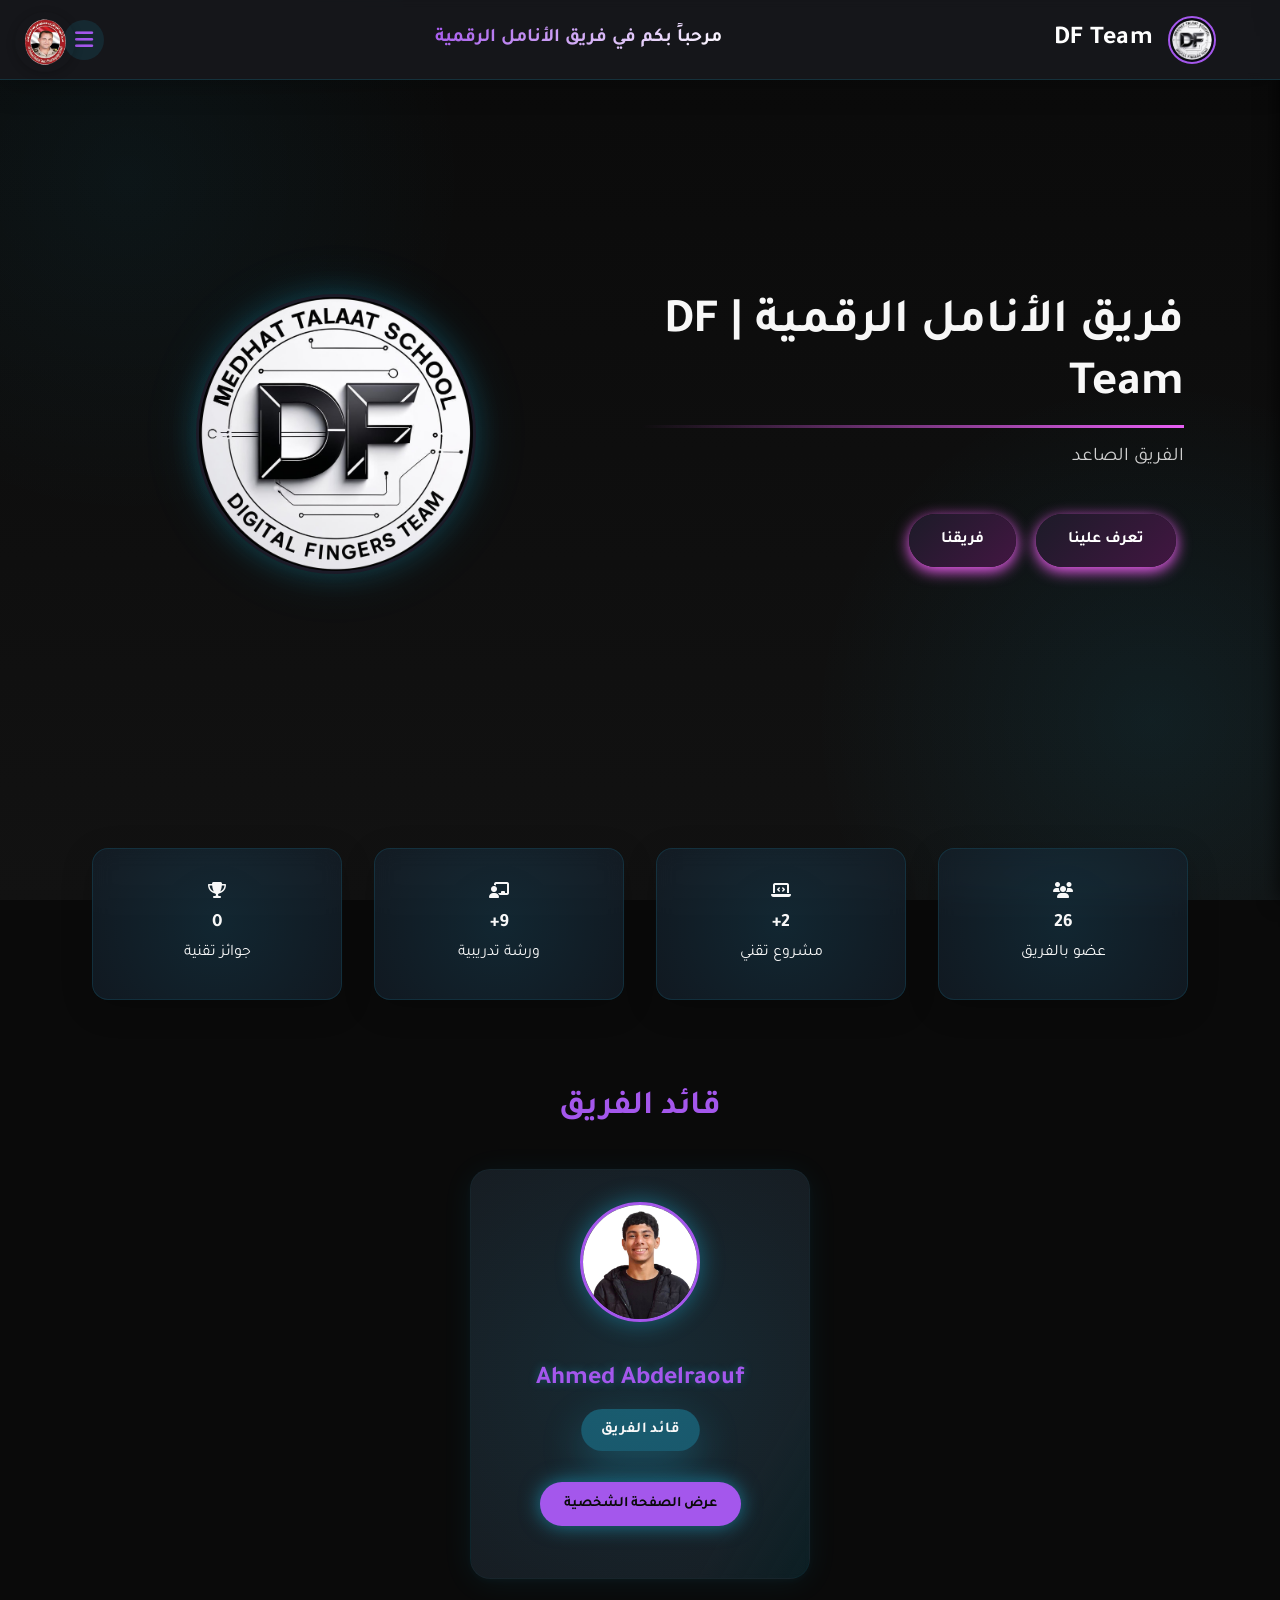
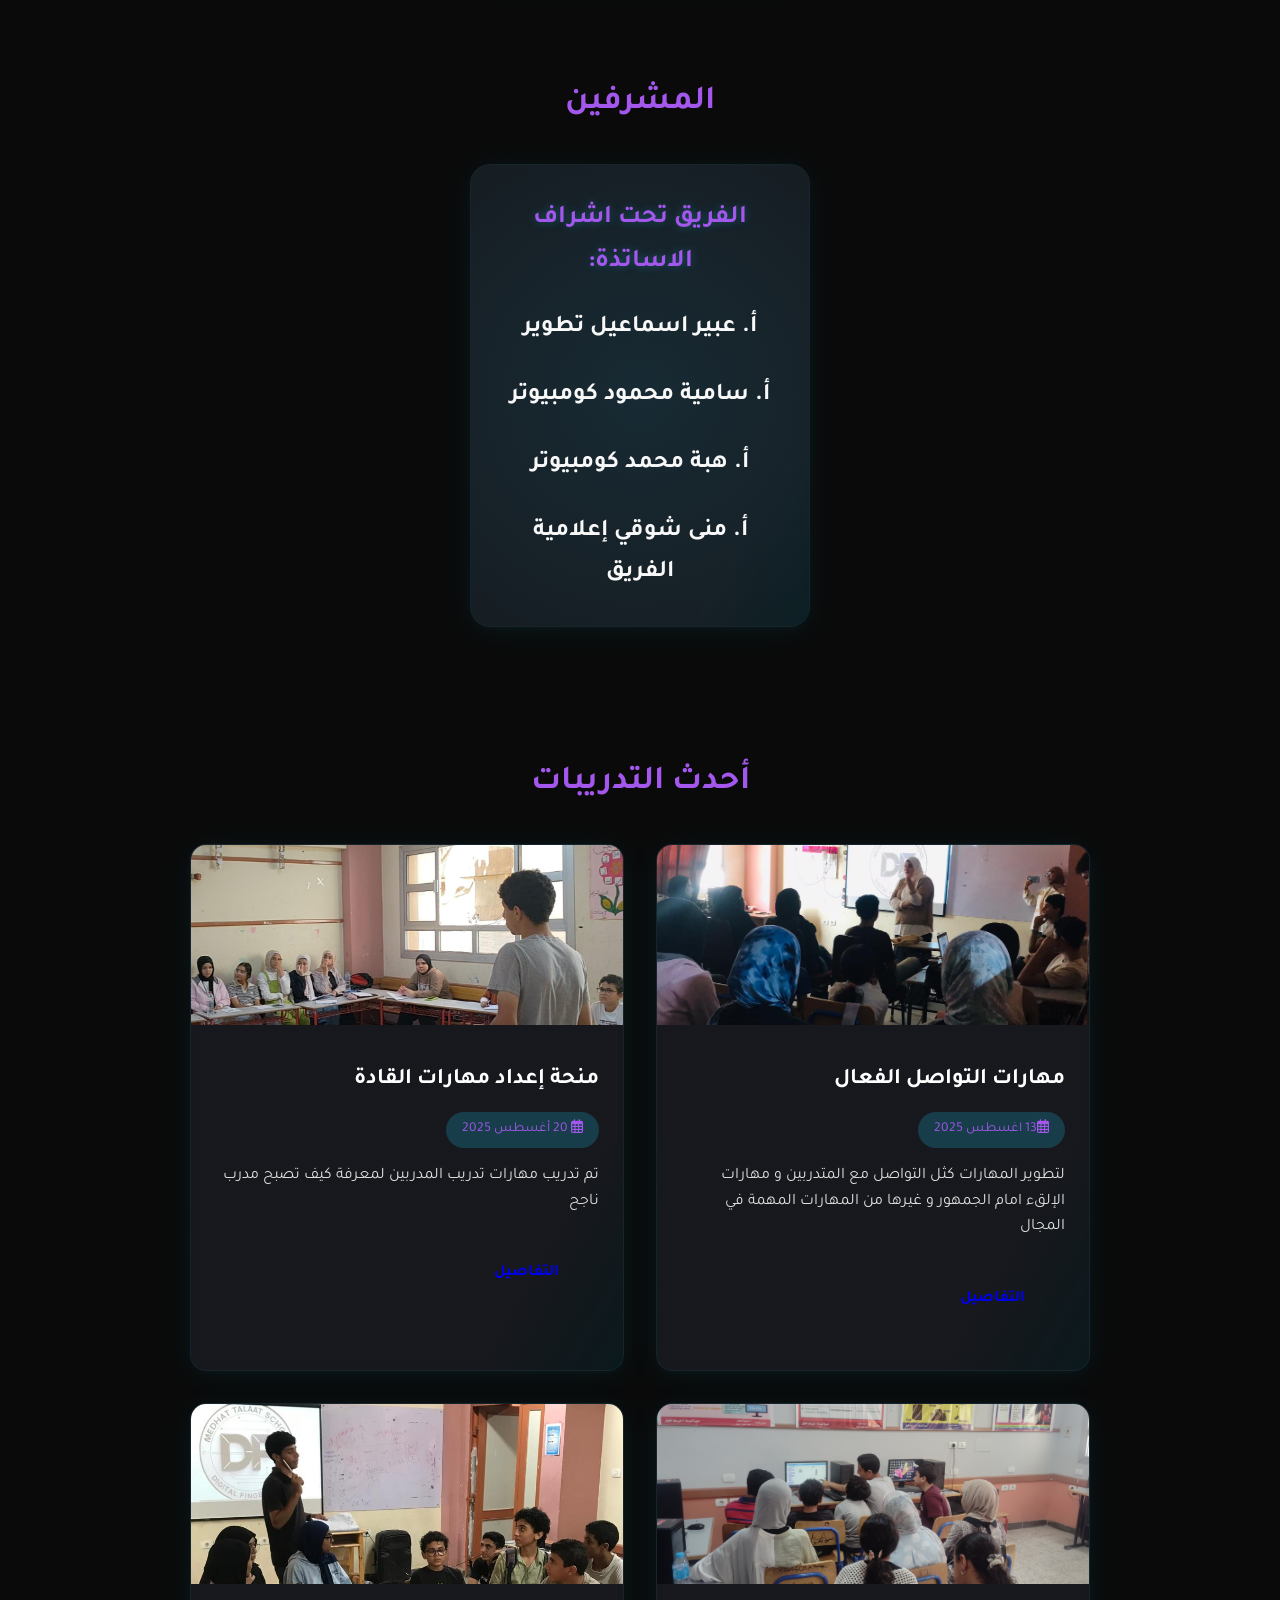
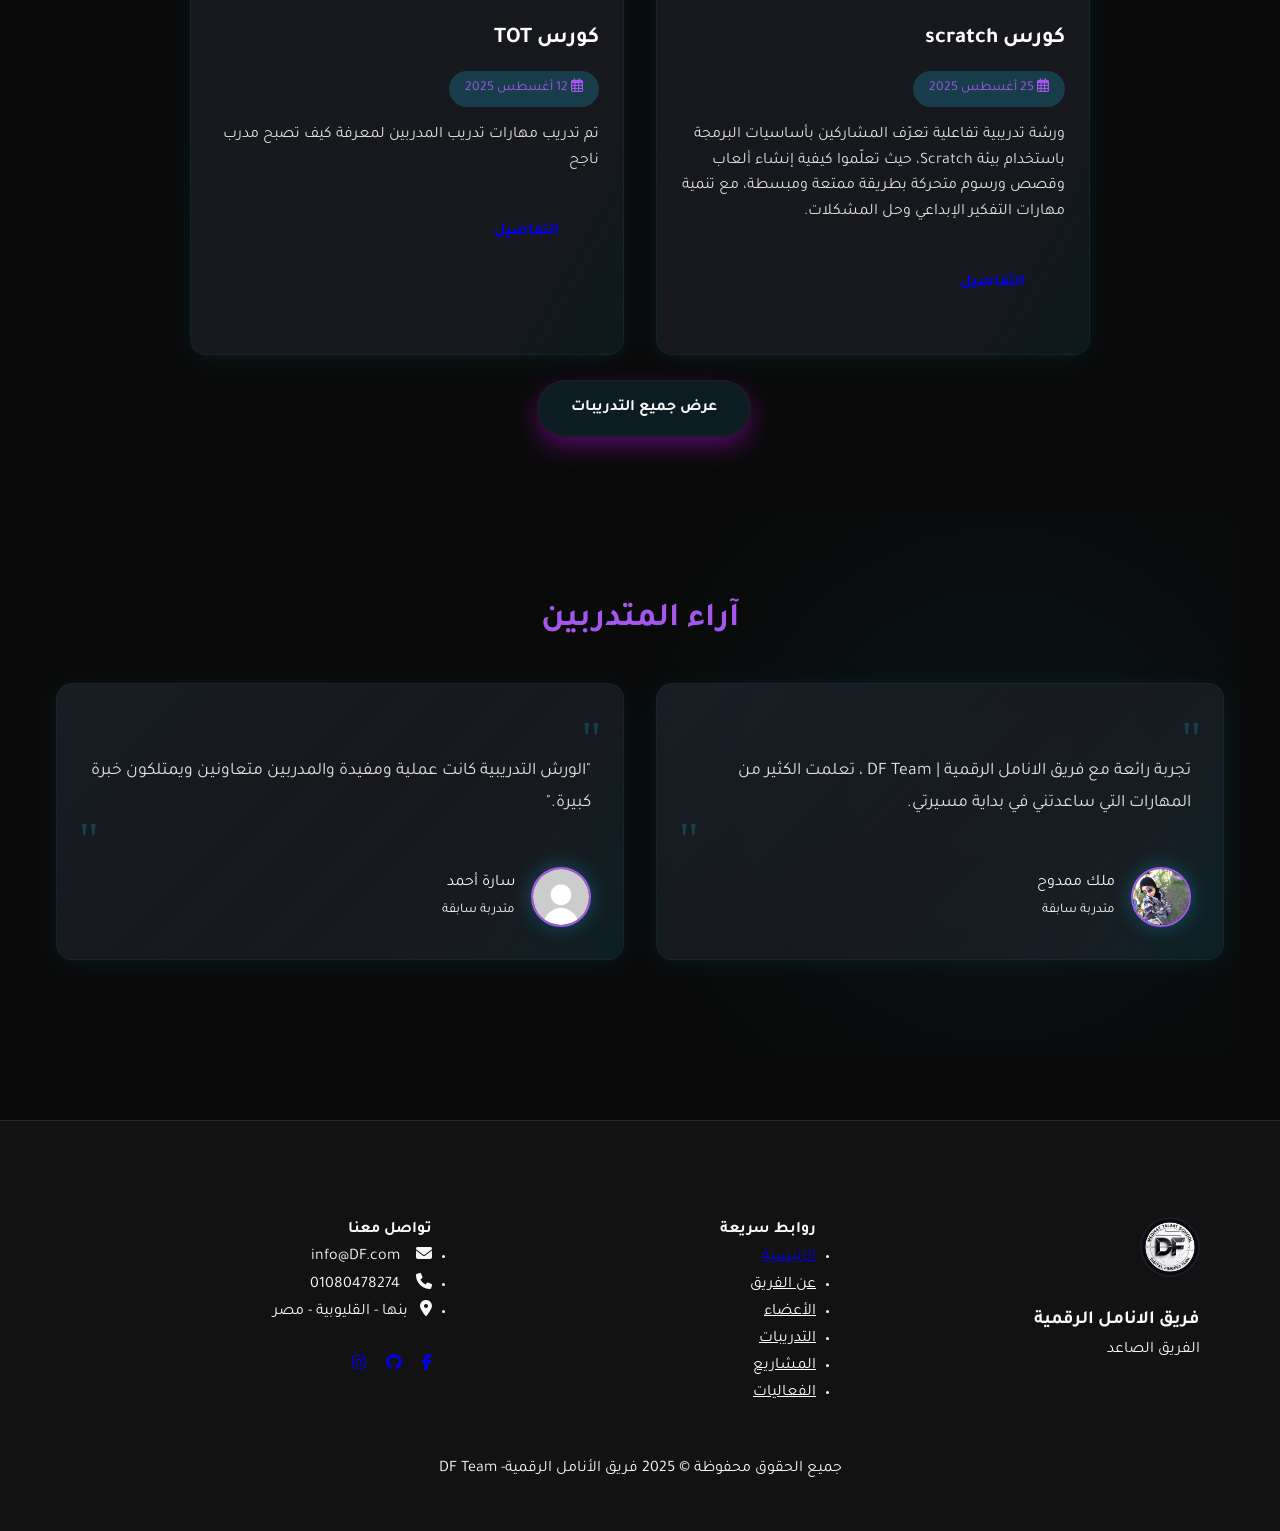
<file: index.html>
<!DOCTYPE html>
<html lang="ar" dir="rtl">

<head>
  <meta charset="UTF-8">
  <meta name="viewport" content="width=device-width, initial-scale=1.0">
  <title>فريق الأنامل الرقمية | مدرسة الشهيد مدحت طلعت الرسمية للغات</title>
  <link rel="stylesheet" href="https://fonts.googleapis.com/css2?family=Tajawal:wght@400;700;900&display=swap">
  <link rel="stylesheet" href="https://cdnjs.cloudflare.com/ajax/libs/font-awesome/6.4.2/css/all.min.css">
  <link rel="stylesheet" href="static/css/style.css">
  <link rel="icon" type="image/x-icon" href="image/logo.png">

</head>

<body>
  <!-- Fixed header logo -->
  <div class="fixed-header-logo">
    <img src="image/logo school .png" alt="شعار المدرسة">
  </div>

  <!-- خلفية متحركة ناعمة -->
  <div class="background-animated"></div>

  <!-- القائمة الجانبية (مخفية على الجوال وتظهر بالزر) -->
  <aside class="side-nav" id="sideNav">
    <div class="side-nav-header">
      <img src="image/logo.png" alt="شعار" class="nav-logo">
      <span class="nav-close" id="closeNav"><i class="fas fa-times"></i></span>
    </div>
    <nav class="side-nav-links">
      <a href="index.html" class="active"><i class="fas fa-home"></i> الرئيسية</a>
      <a href="about.html"><i class="fas fa-users"></i> عن الفريق</a>
      <a href="history.html"><i class="fas fa-clock-rotate-left"></i> تاريخ الفريق</a>
      <a href="members.html"><i class="fas fa-address-book"></i> الأعضاء</a>
      <a href="trainings.html"><i class="fas fa-chalkboard-teacher"></i> التدريبات</a>

      <a href="projects.html"><i class="fas fa-rocket"></i> المشاريع</a>
      <a href="announcements.html"><i class="fas fa-bell"></i> الإعلانات</a>
      <a href="events.html"><i class="fas fa-calendar-check"></i> الفعاليات</a>
      <a href="resources.html"><i class="fas fa-book"></i> الموارد</a>
      <a href="faq.html"><i class="fas fa-question"></i> الأسئلة الشائعة</a>

    </nav>
    <div class="side-nav-footer">
      <div class="side-social">
        <a href="https://www.facebook.com/share/1ErivsfJZ6/" target="_blank"><i class="fab fa-facebook-f"></i></a>
        <a href="https://github.com/Digital-Fingers-Team" target="_blank"><i class="fab fa-github"></i></a>
        <a href="#" target="_blank"><i class="fab fa-instagram"></i></a>
      </div>
      <div class="side-nav-copyright">
        &copy; 2025 فريق الأنامل الرقمية | DF Team
      </div>
    </div>
  </aside>
  <div class="overlay" id="navOverlay"></div>

  <!-- ترويسة -->
  <header class="main-header">
    <div class="header-left">
      <img src="image/logo.png" alt="شعار" class="logo">
      <span class="brand-name">DF Team</span>
    </div>
    <div class="header-center">
      <span class="welcome-message">مرحباً بكم في فريق الأنامل الرقمية</span>
    </div>
    <div class="header-right">
      <a href="#" class="header-link header-menu-btn" id="menuBtn"><i class="fas fa-bars"></i></a>
    </div>
  </header>

  <!-- الرئيسية/الهيرو -->
  <section class="hero-section container">
    <div class="hero-content">
      <h1 class="hero-title">فريق الأنامل الرقمية | DF Team </h1>
      <div class="hero-underline"></div>
      <p class="hero-desc">الفريق الصاعد</p>
      <div class="hero-btns">
        <a href="about.html" class="btn btn-primary" style="color: white;">تعرف علينا</a>
        <a href="members.html" class="btn btn-primary" style="color: white;">فريقنا</a>
      </div>
    </div>
    <div class="hero-image">
      <img src="image/logo.png" alt="شعار الفريق" loading="lazy">
    </div>
  </section>

  <!-- إحصائيات -->
  <section class="stats-section container">
    <div class="stat-card">
      <i class="fas fa-users"></i>
      <h3>26</h3>
      <p>عضو بالفريق</p>
    </div>
    <div class="stat-card">
      <i class="fas fa-laptop-code"></i>
      <h3>2+</h3>
      <p>مشروع تقني</p>
    </div>
    <div class="stat-card">
      <i class="fas fa-chalkboard-teacher"></i>
      <h3>9+</h3>
      <p>ورشة تدريبية</p>
    </div>
    <div class="stat-card">
      <i class="fas fa-trophy"></i>
      <h3>0</h3>
      <p>جوائز تقنية</p>
    </div>
  </section>
  <div>
    <!-- قائد الفريق -->
    <section class="leader-section container">
      <h2 class="section-title">قائد الفريق</h2>
      <div class="leader-card glass" tabindex="0">
        <img src="image/ahmed.jpg" alt="قائد الفريق" class="leader-img">
        <div class="leader-info">
          <h3>Ahmed Abdelraouf</h3>
          <span class="leader-role">قائد الفريق</span>
        </div>
        <a href="member-details.html?id=0" class="btn btn-sm">عرض الصفحة الشخصية</a>
      </div>
    </section>
    <section class="leader-section container">
      <h2 class="section-title">المشرفين</h2>
      <div class="leader-card glass"  tabindex="0">
        <div class="leader-info">
          <h3 >الفريق تحت اشراف الاساتذة:</h3>
        </div>
        <div>
        <h2> أ. عبير اسماعيل تطوير</h2><br>
        <h2>أ. سامية محمود كومبيوتر</h2><br>
        <h2>أ. هبة محمد كومبيوتر</h2><br>
        <h2>أ. منى شوقي إعلامية الفريق</h2>
      </div>
  </div>

  </div>
  </section>
  </div>
  <!-- أحدث التدريبات -->
  <section class="trainings-section container">
    <h2 class="section-title">أحدث التدريبات</h2>
    <div class="trainings-grid">
      <div class="training-card glass">
        <img src="image/WhatsApp Image 2025-08-17 at 01.42.55_b5f8e373.jpg" alt="تدريب" class="training-img">
        <div class="training-info">
          <h3>مهارات التواصل الفعال</h3>
          <span class="training-date"><i class="far fa-calendar-alt"></i>13 اغسطس 2025 </span>
          <p>لتطوير المهارات كثل التواصل مع المتدربين و مهارات الإلقء امام الجمهور و غيرها من المهارات المهمة في المجال
          </p>
          <a href="trainings.html" class="btn btn-xs">التفاصيل</a>
        </div>
      </div>
      <div class="training-card glass">
        <img src="image/IMG-20250820-WA0210.jpg" alt="تدريب" class="training-img">
        <div class="training-info">
          <h3>منحة إعداد مهارات القادة</h3>
          <span class="training-date"><i class="far fa-calendar-alt"></i> 20 أغسطس 2025</span>
          <p> تم تدريب مهارات تدريب المدربين لمعرفة كيف تصبح مدرب ناجح</p>
          <a href="trainings.html" class="btn btn-xs">التفاصيل</a>
        </div>
      </div>

      <div class="training-card glass">
        <img src="image/IMG-20250820-WA0213.jpg" alt="تدريب" class="training-img">
        <div class="training-info">
          <h3>كورس scratch</h3>
          <span class="training-date"><i class="far fa-calendar-alt"></i> 25 أغسطس 2025</span>
          <p>ورشة تدريبية تفاعلية تعرّف المشاركين بأساسيات البرمجة باستخدام بيئة Scratch، حيث تعلّموا كيفية إنشاء ألعاب
            وقصص ورسوم متحركة بطريقة ممتعة ومبسطة، مع تنمية مهارات التفكير الإبداعي وحل المشكلات.</p>
          <a href="trainings.html" class="btn btn-xs">التفاصيل</a>
        </div>
      </div>

      <div class="training-card glass">
        <img src="image/TOT.jpg " alt="تدريب" class="training-img">
        <div class="training-info">
          <h3>كورس TOT</h3>
          <span class="training-date"><i class="far fa-calendar-alt"></i> 12 أغسطس 2025</span>
          <p> تم تدريب مهارات تدريب المدربين لمعرفة كيف تصبح مدرب ناجح</p>
          <a href="trainings.html" class="btn btn-xs">التفاصيل</a>
        </div>
      </div>
    </div>

    <div class="view-all-center">
      <a href="trainings.html" class="btn btn-outline">عرض جميع التدريبات</a>
    </div>
  </section>

  <!-- آراء المتدربين -->
  <section class="testimonials-section container" style="width: 100%;">
    <h2 class="section-title">آراء المتدربين</h2>
    <div class="testimonials-grid">
      <div class="testimonial-card glass">
        <div class="testimonial-content" style="padding-top: 40px;">تجربة رائعة مع فريق الانامل الرقمية | DF Team ،
          تعلمت الكثير من المهارات التي ساعدتني في بداية مسيرتي.</div>
        <div class="testimonial-author">
          <img src="image/loka.png" alt="متدرب">
          <span>ملك ممدوح<br><small>متدربة سابقة</small></span>
        </div>
      </div>
      <div class="testimonial-card glass">
        <div class="testimonial-content" style="padding-top: 40px;">"الورش التدريبية كانت عملية ومفيدة والمدربين
          متعاونين ويمتلكون خبرة كبيرة."</div>
        <div class="testimonial-author">
          <img src="image/profile.jpg" alt="متدربة">
          <span>سارة أحمد<br><small>متدربة سابقة</small></span>
        </div>
      </div>
    </div>
  </section>

  <!-- تذييل -->
  <footer class="main-footer">
    <div class="footer-content container">
      <div class="footer-col">
        <img src="image/logo.png" alt="شعار" class="footer-logo">
        <h3> فريق الانامل الرقمية </h3>
        <p>الفريق الصاعد</p>
      </div>
      <div class="footer-col">
        <h4>روابط سريعة</h4>
        <ul>
          <li><a href="index.html">الرئيسية</a></li>
          <li><a href="about.html" style="color: white;">عن الفريق</a></li>
          <li><a href="members.html" style="color: white;">الأعضاء</a></li>
          <li><a href="trainings.html" style="color: white;">التدريبات</a></li>
          <li><a href="projects.html" style="color: white;">المشاريع</a></li>
          <li><a href="events.html" style="color: white;">الفعاليات</a></li>
        </ul>
      </div>
      <div class="footer-col">
        <h4>تواصل معنا</h4>
        <ul>
          <li><i class="fas fa-envelope">&nbsp; &nbsp;</i> info@DF.com</li>
          <li><i class="fas fa-phone">&nbsp; &nbsp;</i> 01080478274</li>
          <li><i class="fas fa-map-marker-alt">&nbsp; &nbsp;</i>بنها - القليوبية - مصر</li>
        </ul>
        <br>
        <div class="footer-social">
          <a href="https://www.facebook.com/share/1ErivsfJZ6/" target="_blank"><i class="fab fa-facebook-f"></i></a>
          &nbsp; &nbsp;
          <a href="https://github.com/Digital-Fingers-Team" target="_blank"><i class="fab fa-github"></i></a>
          &nbsp; &nbsp;
          <a href="#" target="_blank"><i class="fab fa-instagram"></i></a>
        </div>
      </div>
    </div>
    <div class="footer-bottom">
      جميع الحقوق محفوظة © 2025 فريق الأنامل الرقمية- DF Team
    </div>
  </footer>

  <!-- السكريبتات -->
  <script src="static/js/scripts.js"></script>

</body>

</html>
</file>
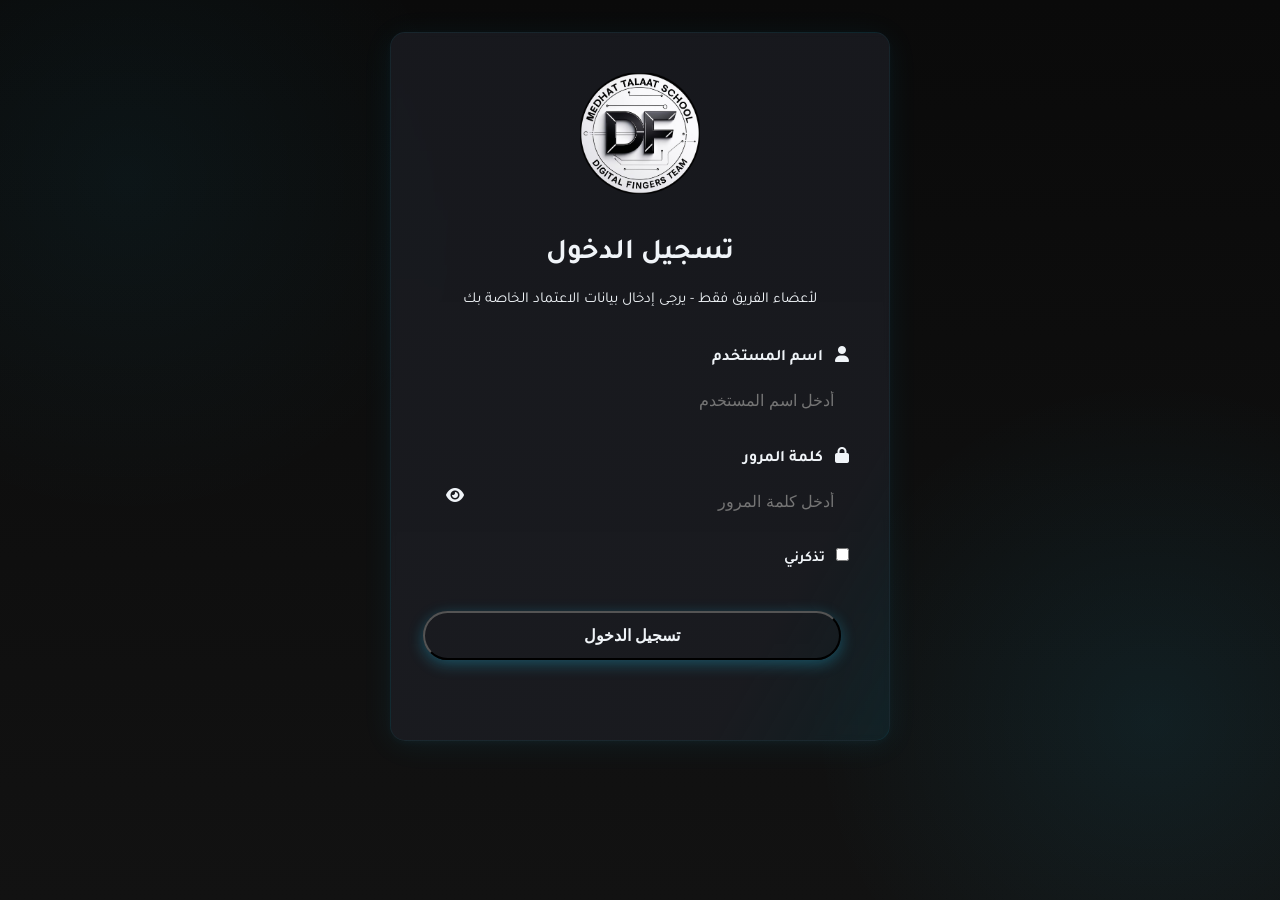
<file: TeamWebsite 1.0.1/index.html>
<!DOCTYPE html>
<html lang="ar" dir="rtl">
<head>
  <meta charset="UTF-8">
  <meta name="viewport" content="width=device-width, initial-scale=1.0">
  <title>فريق الانامل الرقمية | مدرسة الشهيد مدحت طلعت الرسمية للغات</title>
  <link rel="stylesheet" href="https://fonts.googleapis.com/css2?family=Tajawal:wght@400;700;900&display=swap">
  <link rel="stylesheet" href="https://cdnjs.cloudflare.com/ajax/libs/font-awesome/6.4.2/css/all.min.css">
  <link rel="stylesheet" href="static/css/style.css">
  <link rel="icon" type="image/x-icon" href="image/logo.png" >
  <style>
    /* Fixed header logo styles */
    .fixed-header-logo {
      position: fixed;
      top: 15px;
      left: 15px;
      z-index: 1001;
      width: 60px;
      height: 60px;
      border-radius: 8px;
      box-shadow: 0 2px 10px rgba(0, 0, 0, 0.2);
      background-color: #fff;
      padding: 5px;
      display: flex;
      align-items: center;
      justify-content: center;
    }
    
    .fixed-header-logo img {
      max-width: 100%;
      max-height: 100%;
      object-fit: contain;
    }
    
    /* Adjust header position to account for fixed logo */
    .main-header {
      padding-left: 80px; /* Make space for the fixed logo */
    }
    
    /* Responsive adjustments */
    @media (max-width: 768px) {
      .fixed-header-logo {
        width: 50px;
        height: 50px;
        top: 10px;
        left: 10px;
      }
      
      .main-header {
        padding-left: 65px;
      }
    }
  </style>
</head>
<script src="static/js/auth.js"></script>
<script>
  // عرض بيانات المستخدم في الصفحة الرئيسية
  document.addEventListener('DOMContentLoaded', function() {
    const userData = getUserData();
    
    if (userData) {
      // إضافة اسم المستخدم في واجهة المستخدم
      const userGreeting = document.createElement('div');
      userGreeting.className = 'user-greeting';
      userGreeting.innerHTML = `
        <button id="logoutBtn" class="btn btn-sm btn-outline">تسجيل الخروج</button>
      `;
      
      document.querySelector('.header-right').prepend(userGreeting);
      
      // إضافة حدث تسجيل الخروج
      document.getElementById('logoutBtn').addEventListener('click', logout);
    }
  });
</script>
<body>
  <!-- Fixed header logo -->
  <div class="fixed-header-logo">
    <img src="file:///D:/TeamWebsite%201.0.1/image/%D9%84%D9%88%D8%AC%D9%88%20%D8%A7%D9%84%D9%85%D8%AF%D8%B1%D8%B3%D8%A9%20.png" alt="شعار المدرسة">
  </div>

  <!-- خلفية متحركة ناعمة -->
  <div class="background-animated"></div>

  <!-- القائمة الجانبية (مخفية على الجوال وتظهر بالزر) -->
  <aside class="side-nav" id="sideNav">
    <div class="side-nav-header">
      <img src="image/logo.png" alt="شعار" class="nav-logo">
      <span class="nav-close" id="closeNav"><i class="fas fa-times"></i></span>
    </div>
    <nav class="side-nav-links">
      <a href="index.html" class="active"><i class="fas fa-home"></i> الرئيسية</a>
      <a href="about.html"><i class="fas fa-users"></i> عن الفريق</a>
      <a href="history.html"><i class="fas fa-clock-rotate-left"></i> تاريخ الفريق</a>
      <a href="members.html"><i class="fas fa-address-book"></i> الأعضاء</a>
      <a href="trainings.html"><i class="fas fa-chalkboard-teacher"></i> التدريبات</a>
      <a href="news.html"><i class="fas fa-newspaper"></i> أخبار الفريق</a>
      <a href="projects.html"><i class="fas fa-rocket"></i> المشاريع</a>
      <a href="announcements.html"><i class="fas fa-bell"></i> الإعلانات</a>
      <a href="events.html"><i class="fas fa-calendar-check"></i> الفعاليات</a>
      <a href="resources.html"><i class="fas fa-book"></i> الموارد</a>
      <a href="faq.html"><i class="fas fa-question"></i> الأسئلة الشائعة</a>
      <a href="contact.html"><i class="fas fa-envelope"></i> تواصل معنا</a>
      <a href="apply.html"><i class="fas fa-user-plus"></i> طلب الانضمام</a>
    </nav>
    <div class="side-nav-footer">
      <div class="side-social">
        <a href="#"><i class="fab fa-facebook-f"></i></a>
        <a href="#"><i class="fab fa-github"></i></a>
        <a href="#"><i class="fab fa-instagram"></i></a>
      </div>
      <div class="side-nav-copyright">
        &copy; 2025 فريق الانامل الرقمية | DF Team
      </div>
    </div>
  </aside>
  <div class="overlay" id="navOverlay"></div>

  <!-- ترويسة -->
  <header class="main-header">
    <div class="header-left">
      <img src="image/logo.png" alt="شعار" class="logo">
      <span class="brand-name">DF Team</span>
    </div>
    <div class="header-center">
      <span class="welcome-message">مرحباً بكم أعضاء وقائد فريق الأنامل الرقمية</span>
    </div>
    <div class="header-right">
      <a href="#" class="header-link header-menu-btn" id="menuBtn"><i class="fas fa-bars"></i></a>
    </div>
  </header>

  <!-- الرئيسية/الهيرو -->
  <section class="hero-section container">
    <div class="hero-content">
      <h1 class="hero-title">فريق الانامل الرقمية | DF Team </h1>
      <div class="hero-underline"></div>
      <p class="hero-desc">الفريق الصاعد</p>
      <div class="hero-btns">
        <a href="about.html" class="btn btn-primary">تعرف علينا</a>
        <a href="members.html" class="btn btn-primary">فريقنا</a>
      </div>
    </div>
    <div class="hero-image">
      <img src="image/logo.png" alt="شعار الفريق" loading="lazy">
    </div>
  </section>

  <!-- إحصائيات -->
  <section class="stats-section container">
    <div class="stat-card">
      <i class="fas fa-users"></i>
      <h3>26</h3>
      <p>عضو بالفريق</p>
    </div>
    <div class="stat-card">
      <i class="fas fa-laptop-code"></i>
      <h3>6+</h3>
      <p>مشروع تقني</p>
    </div>
    <div class="stat-card">
      <i class="fas fa-chalkboard-teacher"></i>
      <h3>9+</h3>
      <p>ورشة تدريبية</p>
    </div>
    <div class="stat-card">
      <i class="fas fa-trophy"></i>
      <h3>0</h3>
      <p>جوائز تقنية</p>
    </div>
  </section>

  <!-- قائد الفريق -->
  <section class="leader-section container">
    <h2 class="section-title">قائد الفريق</h2>
    <div class="leader-card glass" tabindex="0">
      <img src="image/ahmed.jpg" alt="قائد الفريق" class="leader-img">
      <div class="leader-info">
        <h3>Ahmed Abdelraouf</h3>
        <span class="leader-role">قائد الفريق</span>
      </div>
      <a href="member-details.html?id=169" class="btn btn-sm">عرض الصفحة الشخصية</a>
    </div>
  </section>


  <!-- أحدث التدريبات -->
  <section class="trainings-section container">
    <h2 class="section-title">أحدث التدريبات</h2>
    <div class="trainings-grid">
      <div class="training-card glass">
        <img src="image/WhatsApp Image 2025-08-17 at 01.42.55_b5f8e373.jpg" alt="تدريب" class="training-img">
        <div class="training-info">
          <h3>مهارات التواصل الفعال</h3>
          <span class="training-date"><i class="far fa-calendar-alt"></i>13 اغسطس 2025 </span>
          <p>لتطوير المهارات كثل التواصل مع المتدربين و مهارات الإلقء امام الجمهور و غيرها من المهارات المهمة في المجال </p>
          <a href="trainings.html" class="btn btn-xs">التفاصيل</a>
        </div>
     
      </div>
      <div class="training-card glass">
        <img src="image/IMG-20250820-WA0210.jpg" alt="تدريب" class="training-img">
        <div class="training-info">
          <h3>منحة اعداد مهارات القادة</h3>
          <span class="training-date"><i class="far fa-calendar-alt"></i> 20 أغسطس 2025</span>
          <p> تم تدريب مهارات تدريب المدربين لمعرفة كيف تصبح مدرب ناجح</p>
          <a href="trainings.html" class="btn btn-xs" >التفاصيل</a>
        </div>
      </div>
      
      <div class="training-card glass">
        <img src="image/IMG-20250820-WA0213.jpg" alt="تدريب" class="training-img">
        <div class="training-info">
          <h3>كورس scratch</h3>
          <span class="training-date"><i class="far fa-calendar-alt"></i> 25 أغسطس 2025</span>
          <p> تم تدريب مهارات تدريب المدربين لمعرفة كيف تصبح مدرب ناجح</p>
          <a href="trainings.html" class="btn btn-xs">التفاصيل</a>
        </div>
      </div>
      
      <div class="training-card glass">
        <img src="file:///D:/TeamWebsite%201.0.1/image/TOT.jpg " alt="تدريب" class="training-img">
        <div class="training-info">
          <h3>كورس TOT</h3>
          <span class="training-date"><i class="far fa-calendar-alt"></i> 12 أغسطس 2025</span>
          <p> تم تدريب مهارات تدريب المدربين لمعرفة كيف تصبح مدرب ناجح</p>
          <a href="trainings.html" class="btn btn-xs">التفاصيل</a>
        </div>
     
    </div>
    <div class="view-all-center">
      <a href="trainings.html" class="btn btn-outline" style="margin-right: 350px; position: absolute;" >عرض جميع التدريبات</a>
    </div>
  </section>

  <!-- آراء المتدربين -->
  <section class="testimonials-section container " style="width: 100%; ">
    <h2 class="section-title">آراء المتدربين</h2>
    <div class="testimonials-grid">
      <div class="testimonial-card glass">
        <div class="testimonial-content" style="padding-top: 40px;">تجربة رائعة مع فريق الانامل الرقمية | DF Team ، تعلمت الكثير من المهارات التي ساعدتني في بداية مسيرتي.</div>
        <div class="testimonial-author">
          <img src="file:///C:/Users/os/AppData/Local/Packages/5319275A.WhatsAppDesktop_cv1g1gvanyjgm/TempState/C44799B04A1C72E3C8593A53E8000C78/WhatsApp%20Image%202025-08-13%20at%2017.37.21_622babbe.jpg" alt="متدرب">
          <span>ملك ممدوح<br><small>متدربة سابقة</small></span>
        </div>
      </div>
      <div class="testimonial-card glass">
        <div class="testimonial-content" style="padding-top: 40px;">"الورش التدريبية كانت عملية ومفيدة والمدربين متعاونين ويمتلكون خبرة كبيرة."</div>
        <div class="testimonial-author">
          <img src="https://picsum.photos/seed/trainee2/50" alt="متدربة">
          <span>سارة أحمد<br><small>متدربة سابقة</small></span>
        </div>
      </div>
    </div>
  </section>

  <!-- تذييل -->
  <footer class="main-footer">
    <div class="footer-content container">
      <div class="footer-col">
        <img src="file:///D:/TeamWebsite%201.0.1/image/logo.png" alt="شعار" class="footer-logo">
        <h3> فريق الانامل الرقمية </h3>
        <p>الفريق الصاعد</p>
      </div>
      <div class="footer-col">
        <h4>روابط سريعة</h4>
        <ul>
          <li><a href="index.html">الرئيسية</a></li>
          <li><a href="about.html">عن الفريق</a></li>
          <li><a href="members.html">الأعضاء</a></li>
          <li><a href="trainings.html">التدريبات</a></li>
          <li><a href="projects.html">المشاريع</a></li>
          <li><a href="apply.html">طلب الانضمام</a></li>
        </ul>
      </div>
      <div class="footer-col">
        <h4>تواصل معنا</h4>
        <ul>
          <li><i class="fas fa-envelope">&nbsp; &nbsp;</i> info@DF.com</li>
          <li><i class="fas fa-phone">&nbsp; &nbsp;</i> 0100-000-0000</li>
          <li><i class="fas fa-map-marker-alt">&nbsp; &nbsp;</i>بنها - القليوبية - مصر</li>
        </ul>
        <br>
        <div class="footer-social">
          <a href="#"><i class="fab fa-facebook-f"></i></a>
          &nbsp; &nbsp;
          <a href="#"><i class="fab fa-github"></i></a>
          &nbsp; &nbsp;
          <a href="#"><i class="fab fa-instagram"></i></a>
        </div>
      </div>
    </div>
    <div class="footer-bottom">
      جميع الحقوق محفوظة © 2025 فريق الأنامل الرقمية- DF Team
    </div>
    </div>
  </footer>

  <!-- السكريبتات -->
  <script src="static/js/scripts.js"></script>
</body>
</html>
</file>
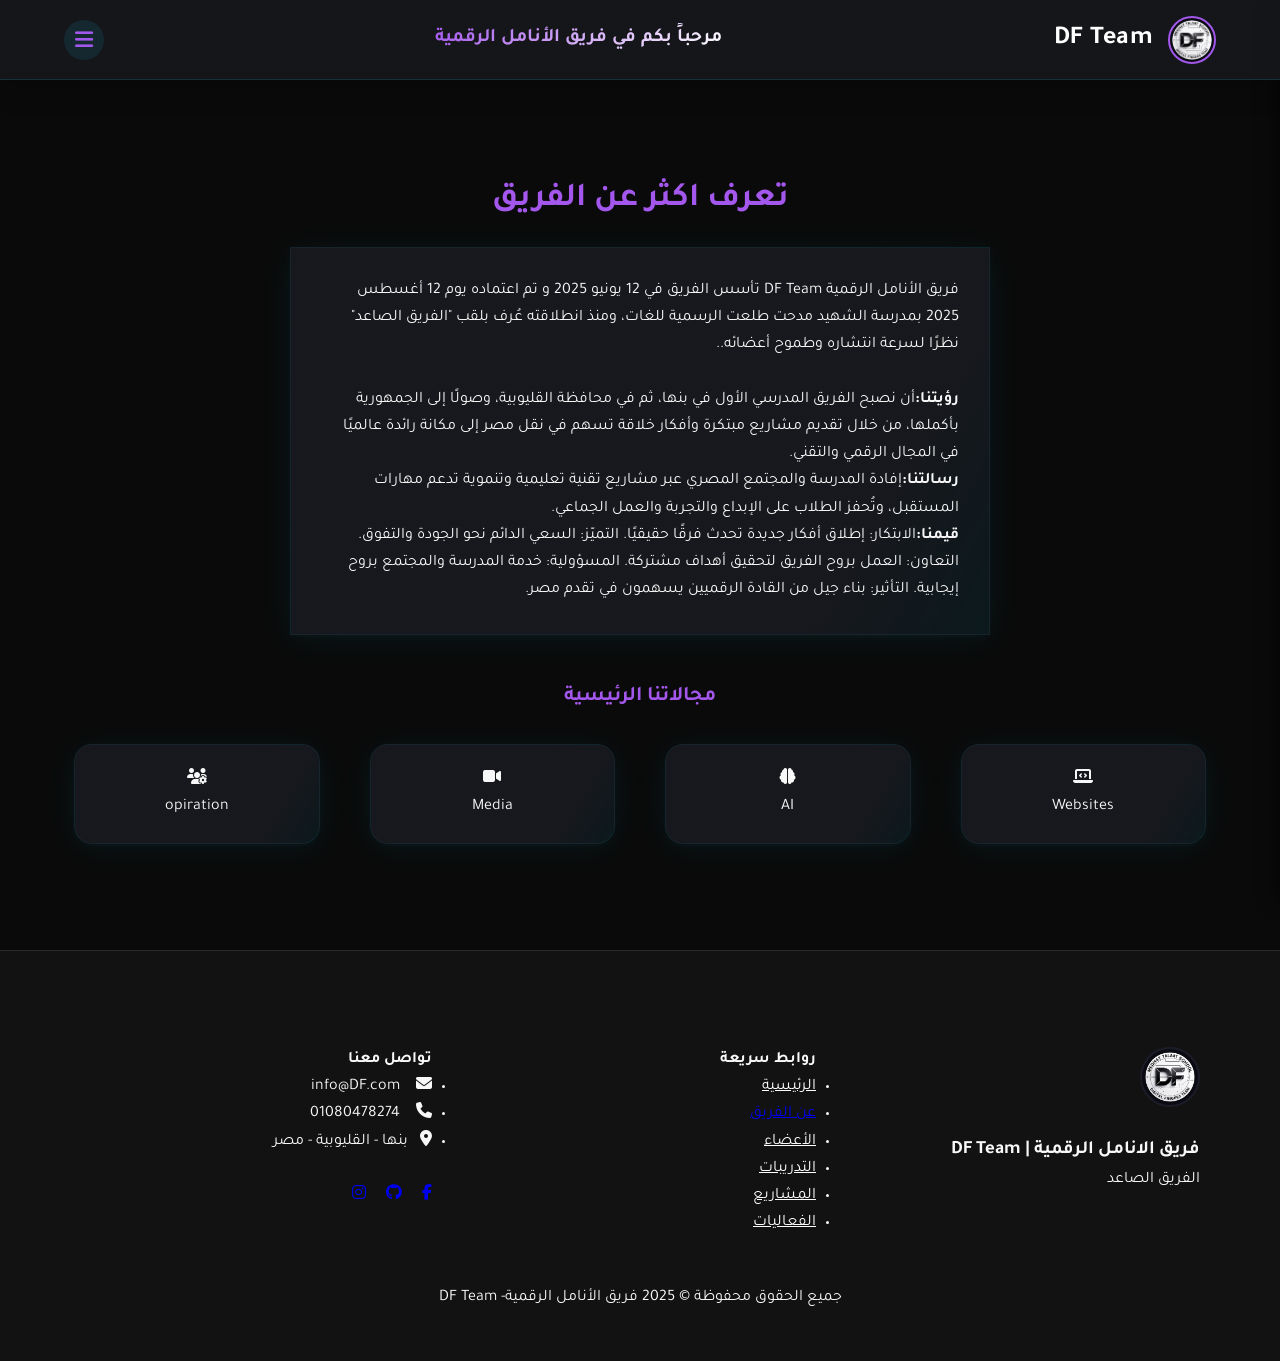
<file: about.html>
<!DOCTYPE html>
<html lang="ar" dir="rtl">

<head>
  <meta charset="UTF-8">
  <meta name="viewport" content="width=device-width, initial-scale=1.0">
  <title>عن الفريق | فريق الانامل الرقمية</title>
  <link rel="stylesheet" href="https://fonts.googleapis.com/css2?family=Tajawal:wght@400;700;900&display=swap">
  <link rel="stylesheet" href="https://cdnjs.cloudflare.com/ajax/libs/font-awesome/6.4.2/css/all.min.css">
  <link rel="stylesheet" href="static/css/style.css">
  <link rel="icon" type="image/x-icon" href="image/logo.png">
</head>

<body>
  <!-- القائمة الجانبية (مخفية على الجوال وتظهر بالزر) -->
  <aside class="side-nav" id="sideNav">
    <div class="side-nav-header">
      <img src="image/logo.png" alt="شعار" class="nav-logo">
      <span class="nav-close" id="closeNav"><i class="fas fa-times"></i></span>
    </div>
    <nav class="side-nav-links">
      <a href="index.html"><i class="fas fa-home"></i> الرئيسية</a>
      <a href="about.html" class="active"><i class="fas fa-users"></i> عن الفريق</a>
      <a href="history.html"><i class="fas fa-clock-rotate-left"></i> تاريخ الفريق</a>
      <a href="members.html"><i class="fas fa-address-book"></i> الأعضاء</a>
      <a href="trainings.html"><i class="fas fa-chalkboard-teacher"></i> التدريبات</a>

      <a href="projects.html"><i class="fas fa-rocket"></i> المشاريع</a>
      <a href="announcements.html"><i class="fas fa-bell"></i> الإعلانات</a>
      <a href="events.html"><i class="fas fa-calendar-check"></i> الفعاليات</a>
      <a href="resources.html"><i class="fas fa-book"></i> الموارد</a>
      <a href="faq.html"><i class="fas fa-question"></i> الأسئلة الشائعة</a>

    </nav>
    <div class="side-nav-footer">
      <div class="side-social">
        <a href="https://www.facebook.com/share/1ErivsfJZ6/" target="_blank"><i class="fab fa-facebook-f"></i></a>
        <a href="https://github.com/Digital-Fingers-Team" target="_blank"><i class="fab fa-github"></i></a>
        <a href="#" target="_blank"><i class="fab fa-instagram"></i></a>
      </div>
      <div class="side-nav-copyright">
        &copy; 2025 فريق الانامل الرقمية | DF Team
      </div>
    </div>
  </aside>
  <div class="overlay" id="navOverlay"></div>

  <!-- ترويسة -->
  <header class="main-header">
    <div class="header-left">
      <img src="image/logo.png" alt="شعار" class="logo">
      <span class="brand-name">DF Team</span>
    </div>
    <div class="header-center">
      <span class="welcome-message">مرحباً بكم أعضاء وقائد فريق الأنامل الرقمية</span>
    </div>
    <div class="header-right">
      <a href="#" class="header-link header-menu-btn" id="menuBtn"><i class="fas fa-bars"></i></a>
    </div>
  </header>
  </div>
  </aside>
  <div class="overlay" id="navOverlay"></div>

  <main class="container">
    <section style="margin-top: 60px;">
      <h1 class="section-title">تعرف اكثر عن الفريق</h1>
      <div class="glass" style="padding: 30px; max-width: 700px; margin: auto; margin-bottom: 40px;">
        <p>
          فريق الأنامل الرقمية DF Team

          تأسس الفريق في 12 يونيو 2025 و تم اعتماده يوم 12 أغسطس 2025 بمدرسة الشهيد مدحت طلعت الرسمية للغات، ومنذ انطلاقته عُرف بلقب "الفريق الصاعد"
          نظرًا لسرعة انتشاره وطموح أعضائه..<br>
          <br>
          <strong>رؤيتنا:</strong>أن نصبح الفريق المدرسي الأول في بنها، ثم في محافظة القليوبية، وصولًا إلى الجمهورية
          بأكملها، من خلال تقديم مشاريع مبتكرة وأفكار خلاقة تسهم في نقل مصر إلى مكانة رائدة عالميًا في المجال الرقمي
          والتقني.<br>
          <strong>رسالتنا:</strong>إفادة المدرسة والمجتمع المصري عبر مشاريع تقنية تعليمية وتنموية تدعم مهارات المستقبل،
          وتُحفز الطلاب على الإبداع والتجربة والعمل الجماعي.<br>
          <strong>قيمنا:</strong>الابتكار: إطلاق أفكار جديدة تحدث فرقًا حقيقيًا.

          التميّز: السعي الدائم نحو الجودة والتفوق.

          التعاون: العمل بروح الفريق لتحقيق أهداف مشتركة.

          المسؤولية: خدمة المدرسة والمجتمع بروح إيجابية.

          التأثير: بناء جيل من القادة الرقميين يسهمون في تقدم مصر.

        </p>
      </div>
      <div class="services-section">
        <h2 class="section-title" style="font-size:1.3rem;">مجالاتنا الرئيسية</h2>
        <div class="services-grid">
          <div class="service-card glass"><i class="fas fa-laptop-code"></i><br>Websites</div>
          <div class="service-card glass"><i class="fas fa-brain"></i><br>AI</div>
          <div class="service-card glass"><i class="fas fa-video"></i></i><br>Media</div>
          <div class="service-card glass"><i class="fas fa-users-cog"></i><br>opiration</div>
        </div>
      </div>
    </section>
  </main>
  <footer class="main-footer">
    <div class="footer-content container">
      <div class="footer-col">
        <img src="image/logo.png" alt="شعار" class="footer-logo">
        <h3>فريق الانامل الرقمية | DF Team</h3>
        <p>الفريق الصاعد</p>
      </div>
      <div class="footer-col">
        <h4>روابط سريعة</h4>
        <ul>
          <li><a href="index.html" style="color: white;">الرئيسية</a></li>
          <li><a href="about.html">عن الفريق</a></li>
          <li><a href="members.html" style="color: white;">الأعضاء</a></li>
          <li><a href="trainings.html" style="color: white;">التدريبات</a></li>
          <li><a href="projects.html" style="color: white;">المشاريع</a></li>
          <li><a href="events.html" style="color: white;">الفعاليات</a></li>

        </ul>
      </div>
      <div class="footer-col">
        <h4>تواصل معنا</h4>
        <ul>
          <li><i class="fas fa-envelope">&nbsp; &nbsp;</i> info@DF.com</li>
          <li><i class="fas fa-phone">&nbsp; &nbsp;</i> 01080478274</li>
          <li><i class="fas fa-map-marker-alt">&nbsp; &nbsp;</i>بنها - القليوبية - مصر</li>
        </ul>
        <br>
        <div class="footer-social">
          <a href="https://www.facebook.com/share/1ErivsfJZ6/" target="_blank"><i class="fab fa-facebook-f"></i></a>
          &nbsp; &nbsp;
          <a href="https://github.com/Digital-Fingers-Teamv" target="_blank"><i class="fab fa-github"></i></a>
          &nbsp; &nbsp;
          <a href="#" target="_blank"><i class="fab fa-instagram"></i></a>
        </div>
      </div>
    </div>
    <div class="footer-bottom">
      جميع الحقوق محفوظة © 2025 فريق الأنامل الرقمية- DF Team
    </div>
  </footer>
  <script src="static/js/scripts.js"></script>
</body>

</html>
</file>
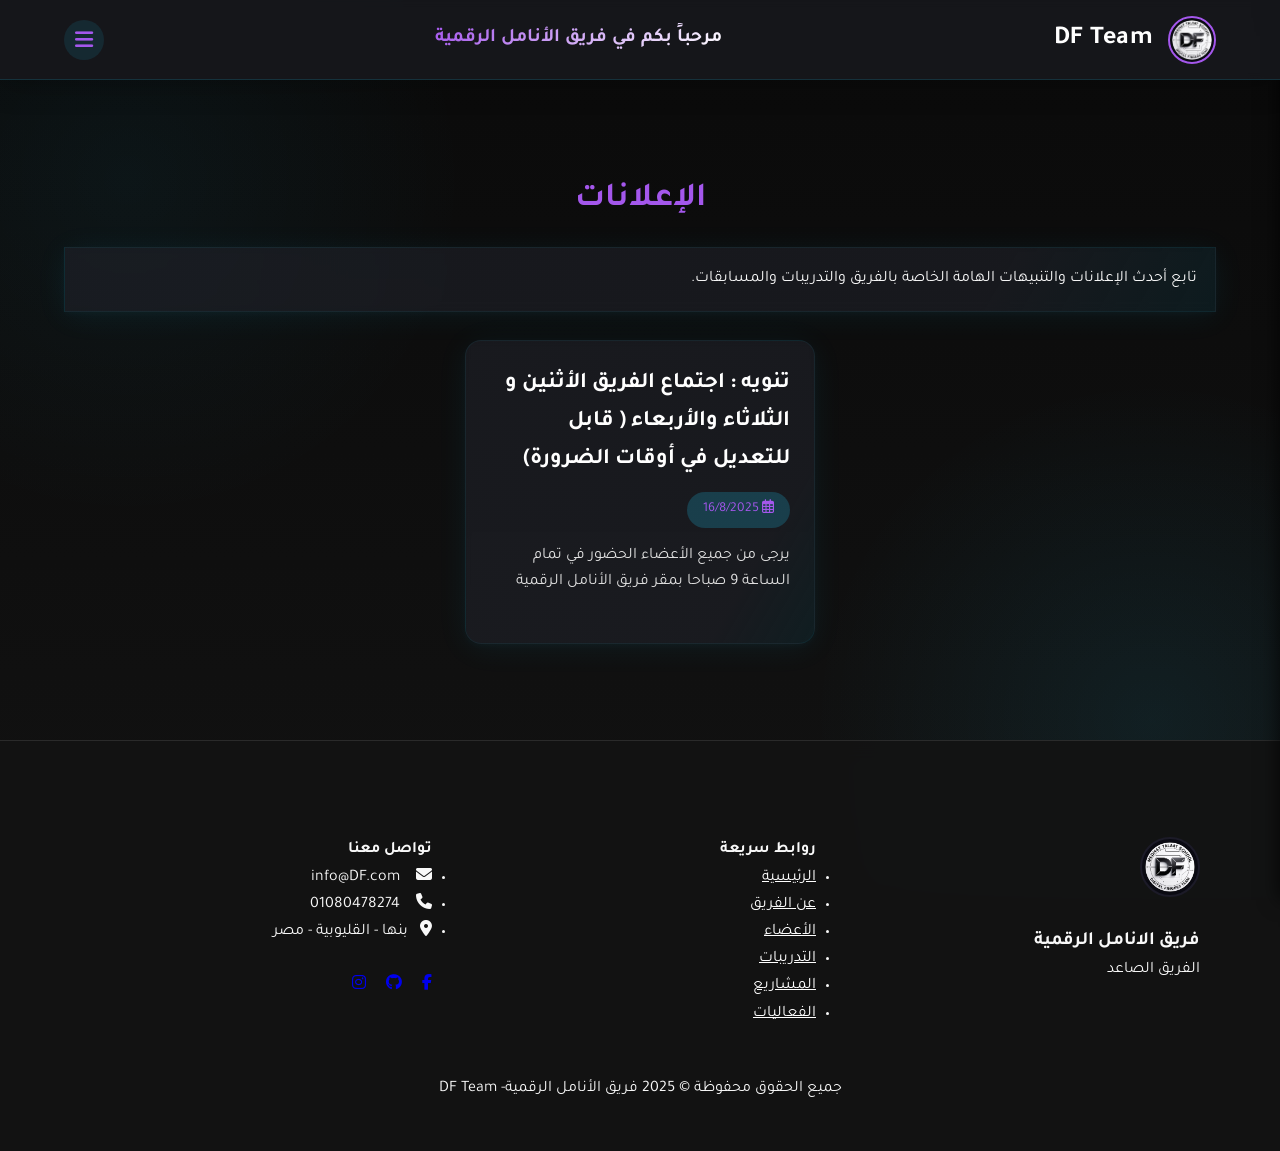
<file: announcements.html>
<!DOCTYPE html>
<html lang="ar" dir="rtl">

<head>
  <meta charset="UTF-8">
  <meta name="viewport" content="width=device-width, initial-scale=1.0">
  <title>إعلانات الفربق | فريق الأنامل الرقمية </title>
  <link rel="stylesheet" href="https://fonts.googleapis.com/css2?family=Tajawal:wght@400;700;900&display=swap">
  <link rel="stylesheet" href="https://cdnjs.cloudflare.com/ajax/libs/font-awesome/6.4.2/css/all.min.css">
  <link rel="stylesheet" href="static/css/style.css">
  <link rel="icon" type="image/x-icon" href="image/logo.png">
</head>

<body>
  <!-- خلفية متحركة ناعمة -->
  <div class="background-animated"></div>

  <!-- القائمة الجانبية (مخفية على الجوال وتظهر بالزر) -->
  <aside class="side-nav" id="sideNav">
    <div class="side-nav-header">
      <img src="image/logo.png" alt="شعار" class="nav-logo">
      <span class="nav-close" id="closeNav"><i class="fas fa-times"></i></span>
    </div>
    <nav class="side-nav-links">
      <a href="index.html"><i class="fas fa-home"></i> الرئيسية</a>
      <a href="about.html"><i class="fas fa-users"></i> عن الفريق</a>
      <a href="history.html"><i class="fas fa-clock-rotate-left"></i> تاريخ الفريق</a>
      <a href="members.html"><i class="fas fa-address-book"></i> الأعضاء</a>
      <a href="trainings.html"><i class="fas fa-chalkboard-teacher"></i> التدريبات</a>
      <a href="projects.html"><i class="fas fa-rocket"></i> المشاريع</a>
      <a href="announcements.html" class="active"><i class="fas fa-bell"></i> الإعلانات</a>
      <a href="events.html"><i class="fas fa-calendar-check"></i> الفعاليات</a>
      <a href="resources.html"><i class="fas fa-book"></i> الموارد</a>
      <a href="faq.html"><i class="fas fa-question"></i> الأسئلة الشائعة</a>

    </nav>
    <div class="side-nav-footer">
      <div class="side-social">
        <a href="https://www.facebook.com/share/1ErivsfJZ6/" target="_blank"><i class="fab fa-facebook-f"></i></a>
        <a href="https://github.com/Digital-Fingers-Team" target="_blank"><i class="fab fa-github"></i></a>
        <a href="#" target="_blank"><i class="fab fa-instagram"></i></a>
      </div>
      <div class="side-nav-copyright">
        &copy; 2025 فريق الانامل الرقمية | DF Team
      </div>
    </div>
  </aside>
  <div class="overlay" id="navOverlay"></div>

  <!-- ترويسة -->
  <header class="main-header">
    <div class="header-left">
      <img src="image/logo.png" alt="شعار" class="logo">
      <span class="brand-name">DF Team</span>
    </div>
    <div class="header-center">
      <span class="welcome-message">مرحباً بكم أعضاء وقائد فريق الأنامل الرقمية</span>
    </div>
    <div class="header-right">
      <a href="#" class="header-link header-menu-btn" id="menuBtn"><i class="fas fa-bars"></i></a>
    </div>
  </header>
  <main class="container">
    <section style="margin-top: 60px;">
      <h1 class="section-title">الإعلانات</h1>
      <div class="glass" style="padding: 18px; margin-bottom: 28px;">
        <p>تابع أحدث الإعلانات والتنبيهات الهامة الخاصة بالفريق والتدريبات والمسابقات.</p>
      </div>
      <div style="display: flex; flex-wrap: wrap; gap: 20px; justify-content: center;">
        <div class="training-card glass" style="max-width:350px;">
          <div class="training-info">
            <h3>تنويه : اجتماع الفريق الأثنين و الثلاثاء والأربعاء ( قابل للتعديل في أوقات الضرورة)</h3>
            <span class="training-date"><i class="far fa-calendar-alt"></i> 16/8/2025</span>
            <p>يرجى من جميع الأعضاء الحضور في تمام الساعة 9 صباحا بمقر فريق الأنامل الرقمية</p>
          </div>
        </div>
      </div>
      </div>
    </section>
  </main>
  <!-- تذييل -->
  <footer class="main-footer">
    <div class="footer-content container">
      <div class="footer-col">
        <img src="image/logo.png" alt="شعار" class="footer-logo">
        <h3> فريق الانامل الرقمية </h3>
        <p>الفريق الصاعد</p>
      </div>
      <div class="footer-col">
        <h4>روابط سريعة</h4>
        <ul>
          <li><a href="index.html" style="color: white;">الرئيسية</a></li>
          <li><a href="about.html" style="color: white;">عن الفريق</a></li>
          <li><a href="members.html" style="color: white;">الأعضاء</a></li>
          <li><a href="trainings.html" style="color: white;">التدريبات</a></li>
          <li><a href="projects.html" style="color: white;">المشاريع</a></li>
          <li><a href="events.html" style="color: white;">الفعاليات</a></li>
        </ul>
      </div>
      <div class="footer-col">
        <h4>تواصل معنا</h4>
        <ul>
          <li><i class="fas fa-envelope">&nbsp; &nbsp;</i> info@DF.com</li>
          <li><i class="fas fa-phone">&nbsp; &nbsp;</i> 01080478274</li>
          <li><i class="fas fa-map-marker-alt">&nbsp; &nbsp;</i>بنها - القليوبية - مصر</li>
        </ul>
        <br>
        <div class="footer-social">
          <a href="https://www.facebook.com/share/1ErivsfJZ6/" target="_blank"><i class="fab fa-facebook-f"></i></a>
          &nbsp; &nbsp;
          <a href="https://github.com/Digital-Fingers-Team" target="_blank"><i class="fab fa-github"></i></a>
          &nbsp; &nbsp;
          <a href="#" target="_blank"><i class="fab fa-instagram"></i></a>
        </div>
      </div>
    </div>
    <div class="footer-bottom">
      جميع الحقوق محفوظة © 2025 فريق الأنامل الرقمية- DF Team
    </div>
    </div>
  </footer>
  <script src="static/js/scripts.js"></script>
</body>

</html>
</file>
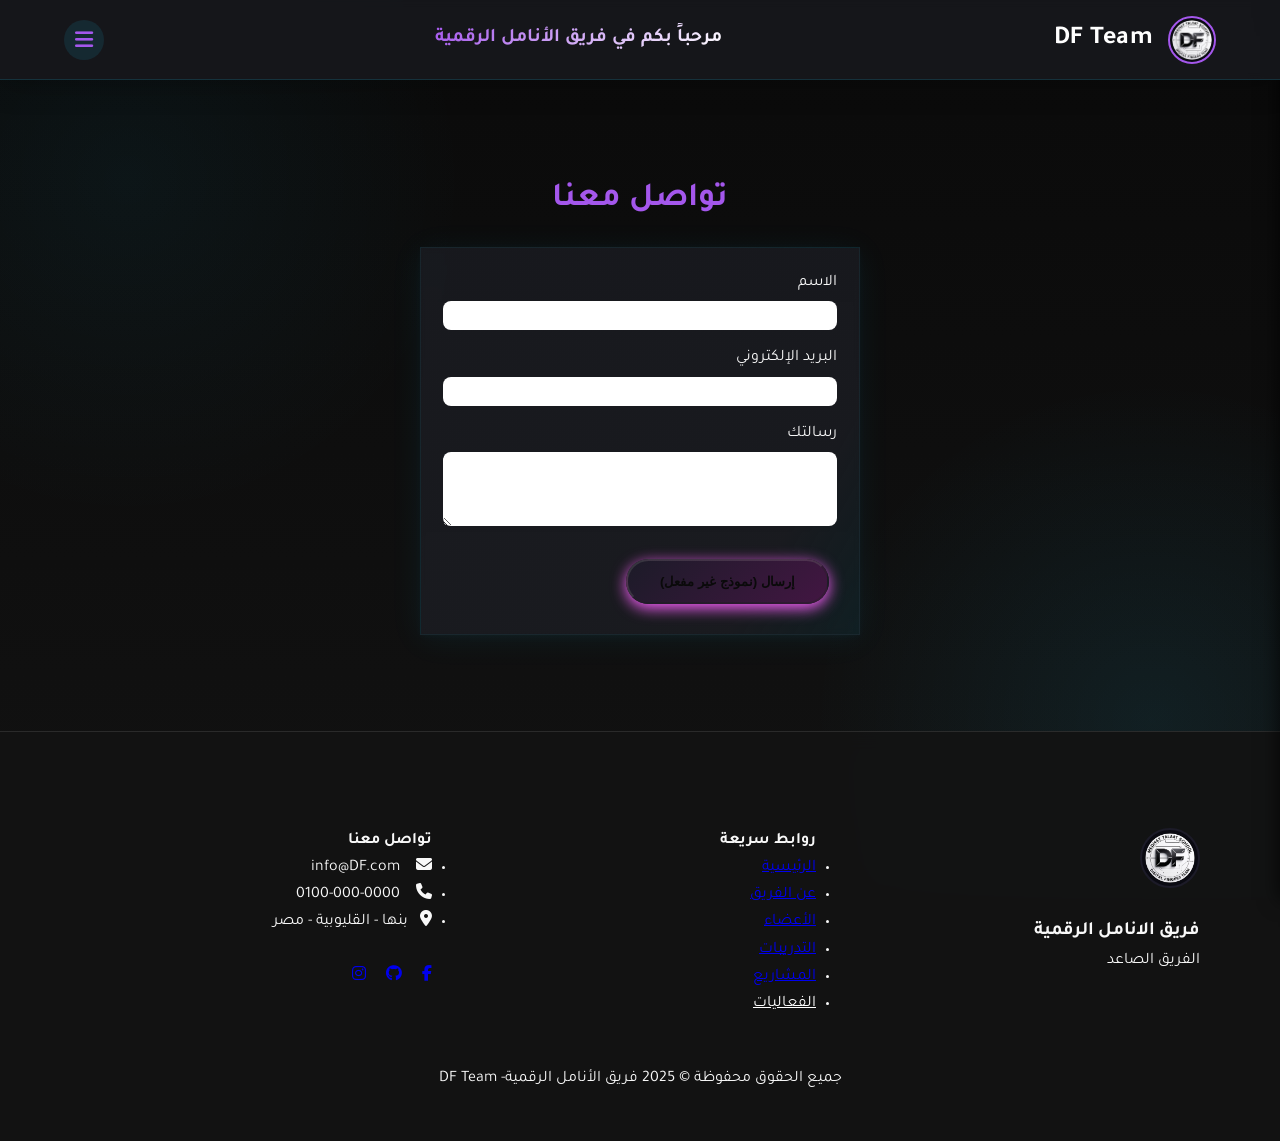
<file: contact.html>
<!DOCTYPE html>
<html lang="ar" dir="rtl">

<head>
  <meta charset="UTF-8">
  <meta name="viewport" content="width=device-width, initial-scale=1.0">
  <title>تواصل مع الفريق | فريق الأنامل الرقمية</title>
  <link rel="stylesheet" href="https://fonts.googleapis.com/css2?family=Tajawal:wght@400;700;900&display=swap">
  <link rel="stylesheet" href="https://cdnjs.cloudflare.com/ajax/libs/font-awesome/6.4.2/css/all.min.css">
  <link rel="stylesheet" href="static/css/style.css">
  <link rel="icon" type="image/x-icon" href="image/logo.png">
</head>

<body>
  <!-- خلفية متحركة ناعمة -->
  <div class="background-animated"></div>

  <!-- القائمة الجانبية (مخفية على الجوال وتظهر بالزر) -->
  <aside class="side-nav" id="sideNav">
    <div class="side-nav-header">
      <img src="image/logo.png" alt="شعار" class="nav-logo">
      <span class="nav-close" id="closeNav"><i class="fas fa-times"></i></span>
    </div>
    <nav class="side-nav-links">
      <a href="index.html"><i class="fas fa-home"></i> الرئيسية</a>
      <a href="about.html"><i class="fas fa-users"></i> عن الفريق</a>
      <a href="history.html"><i class="fas fa-clock-rotate-left"></i> تاريخ الفريق</a>
      <a href="members.html"><i class="fas fa-address-book"></i> الأعضاء</a>
      <a href="trainings.html"><i class="fas fa-chalkboard-teacher"></i> التدريبات</a>

      <a href="projects.html"><i class="fas fa-rocket"></i> المشاريع</a>
      <a href="announcements.html"><i class="fas fa-bell"></i> الإعلانات</a>
      <a href="events.html"><i class="fas fa-calendar-check"></i> الفعاليات</a>
      <a href="resources.html"><i class="fas fa-book"></i> الموارد</a>
      <a href="faq.html"><i class="fas fa-question"></i> الأسئلة الشائعة</a>

    </nav>
    <div class="side-nav-footer">
      <div class="side-social">
        <a href="https://www.facebook.com/share/1ErivsfJZ6/" target="_blank"><i class="fab fa-facebook-f"></i></a>
        <a href="https://github.com/Digital-Fingers-Team" target="_blank"><i class="fab fa-github"></i></a>
        <a href="#" target="_blank"><i class="fab fa-instagram"></i></a>
      </div>
      <div class="side-nav-copyright">
        &copy; 2025 فريق الانامل الرقمية | DF Team
      </div>
    </div>
  </aside>
  <div class="overlay" id="navOverlay"></div>

  <!-- ترويسة -->
  <header class="main-header">
    <div class="header-left">
      <img src="image/logo.png" alt="شعار" class="logo">
      <span class="brand-name">DF Team</span>
    </div>
    <div class="header-center">
      <span class="welcome-message">مرحباً بكم أعضاء وقائد فريق الأنامل الرقمية</span>
    </div>
    <div class="header-right">
      <a href="#" class="header-link header-menu-btn" id="menuBtn"><i class="fas fa-bars"></i></a>
    </div>
  </header>
  <main class="container">
    <section style="margin-top: 60px;">
      <h1 class="section-title">تواصل معنا</h1>
      <div class="glass" style="padding: 22px; max-width: 440px; margin:auto;">
        <form>
          <div style="margin-bottom:13px;">
            <label for="name">الاسم</label>
            <input type="text" id="name" name="name"
              style="width:100%;border-radius:8px;padding:7px; border:none; margin-top:4px;">
          </div>
          <div style="margin-bottom:13px;">
            <label for="email">البريد الإلكتروني</label>
            <input type="email" id="email" name="email"
              style="width:100%;border-radius:8px;padding:7px; border:none; margin-top:4px;">
          </div>
          <div style="margin-bottom:13px;">
            <label for="msg">رسالتك</label>
            <textarea id="msg" name="msg" rows="4"
              style="width:100%;border-radius:8px;padding:7px; border:none; margin-top:4px;"></textarea>
          </div>
          <button class="btn btn-primary" type="submit" disabled>إرسال (نموذج غير مفعل)</button>
        </form>
      </div>
    </section>
  </main>
  <!-- تذييل -->
  <footer class="main-footer">
    <div class="footer-content container">
      <div class="footer-col">
        <img src="image/logo.png" alt="شعار" class="footer-logo">
        <h3> فريق الانامل الرقمية </h3>
        <p>الفريق الصاعد</p>
      </div>
      <div class="footer-col">
        <h4>روابط سريعة</h4>
        <ul>
          <li><a href="index.html">الرئيسية</a></li>
          <li><a href="about.html">عن الفريق</a></li>
          <li><a href="members.html">الأعضاء</a></li>
          <li><a href="trainings.html">التدريبات</a></li>
          <li><a href="projects.html">المشاريع</a></li>
          <li><a href="events.html" style="color: white;">الفعاليات</a></li>
        </ul>
      </div>
      <div class="footer-col">
        <h4>تواصل معنا</h4>
        <ul>
          <li><i class="fas fa-envelope">&nbsp; &nbsp;</i> info@DF.com</li>
          <li><i class="fas fa-phone">&nbsp; &nbsp;</i> 0100-000-0000</li>
          <li><i class="fas fa-map-marker-alt">&nbsp; &nbsp;</i>بنها - القليوبية - مصر</li>
        </ul>
        <br>
        <div class="footer-social">
          <a href="https://www.facebook.com/share/1ErivsfJZ6/" target="_blank"><i class="fab fa-facebook-f"></i></a>
          &nbsp; &nbsp;
          <a href="https://github.com/Digital-Fingers-Team" target="_blank"><i class="fab fa-github"></i></a>
          &nbsp; &nbsp;
          <a href="#" target="_blank"><i class="fab fa-instagram"></i></a>
        </div>
      </div>
    </div>
    <div class="footer-bottom">
      جميع الحقوق محفوظة © 2025 فريق الأنامل الرقمية- DF Team
    </div>
    <script src="static/js/scripts.js"></script>
</body>

</html>
</file>
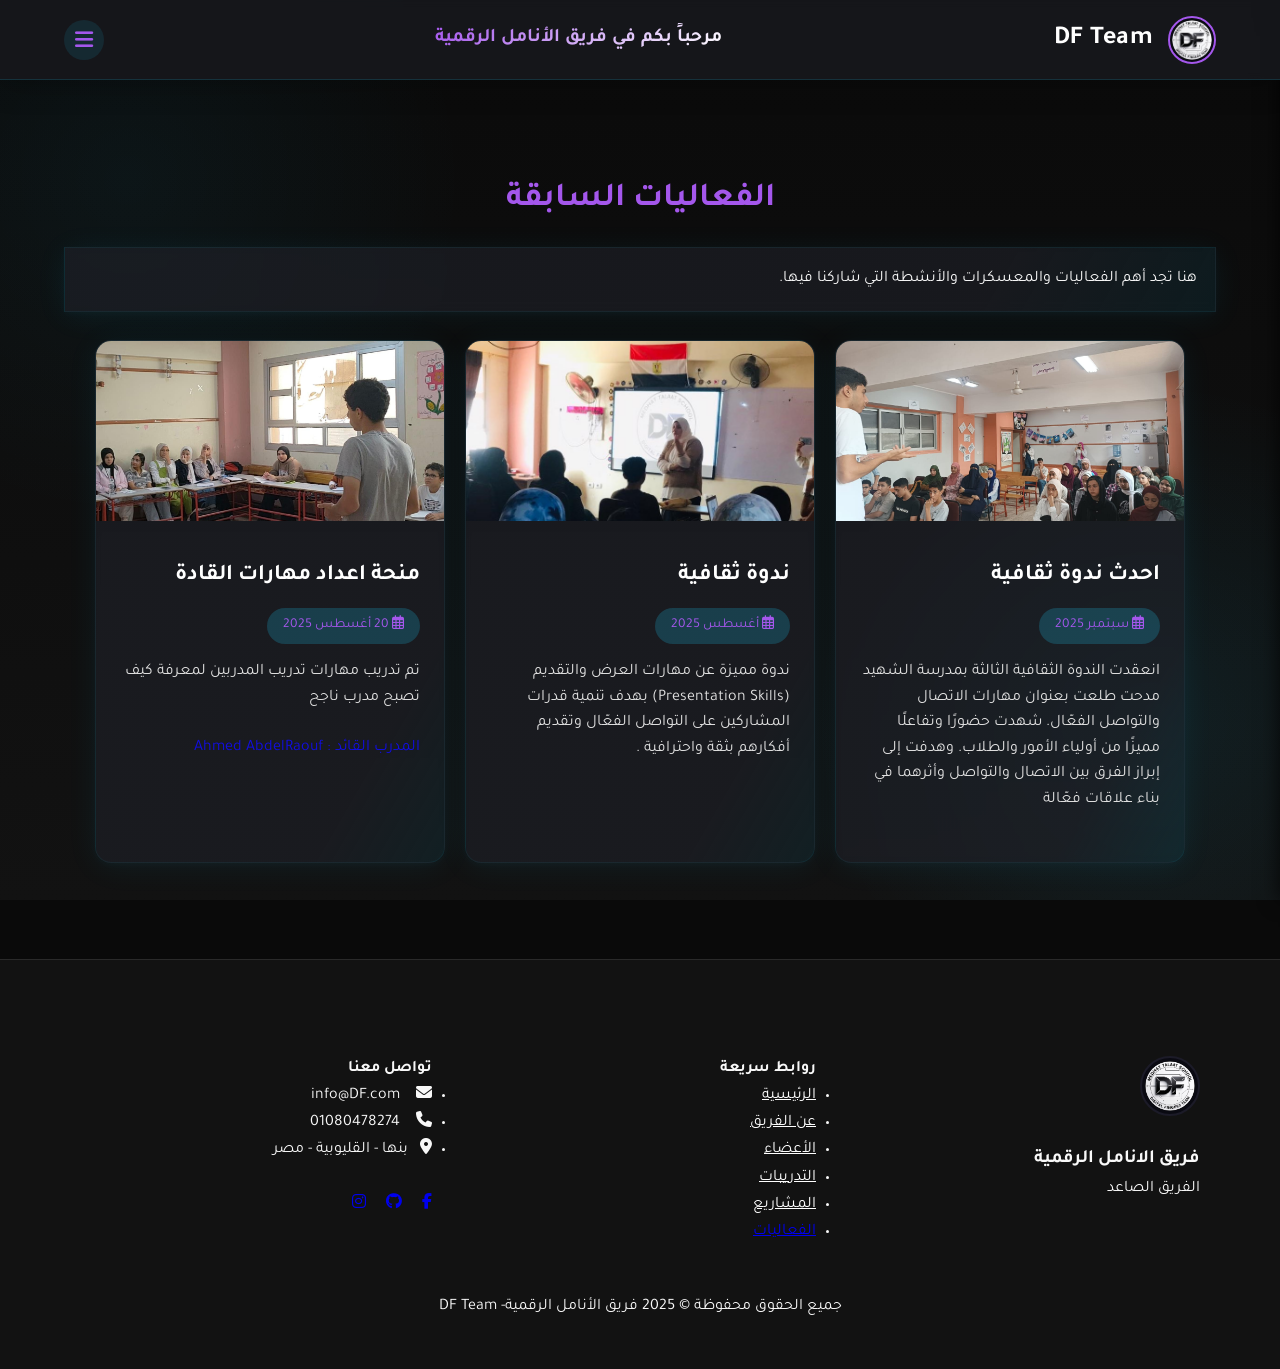
<file: events.html>
<!DOCTYPE html>
<html lang="ar" dir="rtl">

<head>
  <meta charset="UTF-8">
  <meta name="viewport" content="width=device-width, initial-scale=1.0">
  <title> فعاليات الفريق | فريق الأنامل الرقمية</title>
  <link rel="stylesheet" href="https://fonts.googleapis.com/css2?family=Tajawal:wght@400;700;900&display=swap">
  <link rel="stylesheet" href="https://cdnjs.cloudflare.com/ajax/libs/font-awesome/6.4.2/css/all.min.css">
  <link rel="stylesheet" href="static/css/style.css">
  <link rel="icon" type="image/x-icon" href="image/logo.png">
</head>

<body>
  <!-- خلفية متحركة ناعمة -->
  <div class="background-animated"></div>

  <!-- القائمة الجانبية (مخفية على الجوال وتظهر بالزر) -->
  <aside class="side-nav" id="sideNav">
    <div class="side-nav-header">
      <img src="image/logo.png" alt="شعار" class="nav-logo">
      <span class="nav-close" id="closeNav"><i class="fas fa-times"></i></span>
    </div>
    <nav class="side-nav-links">
      <a href="index.html"><i class="fas fa-home"></i> الرئيسية</a>
      <a href="about.html"><i class="fas fa-users"></i> عن الفريق</a>
      <a href="history.html"><i class="fas fa-clock-rotate-left"></i> تاريخ الفريق</a>
      <a href="members.html"><i class="fas fa-address-book"></i> الأعضاء</a>
      <a href="trainings.html"><i class="fas fa-chalkboard-teacher"></i> التدريبات</a>

      <a href="projects.html"><i class="fas fa-rocket"></i> المشاريع</a>
      <a href="announcements.html"><i class="fas fa-bell"></i> الإعلانات</a>
      <a href="events.html" class="active"><i class="fas fa-calendar-check"></i> الفعاليات</a>
      <a href="resources.html"><i class="fas fa-book"></i> الموارد</a>
      <a href="faq.html"><i class="fas fa-question"></i> الأسئلة الشائعة</a>

    </nav>
    <div class="side-nav-footer">
      <div class="side-social">
        <a href="https://www.facebook.com/share/1ErivsfJZ6/" target="_blank"><i class="fab fa-facebook-f"></i></a>
        <a href="https://github.com/Digital-Fingers-Team" target="_blank"><i class="fab fa-github"></i></a>
        <a href="#"><i class="fab fa-instagram" target="_blank"></i></a>
      </div>
      <div class="side-nav-copyright">
        &copy; 2025 فريق الانامل الرقمية | DF Team
      </div>
    </div>
  </aside>
  <div class="overlay" id="navOverlay"></div>

  <!-- ترويسة -->
  <header class="main-header">
    <div class="header-left">
      <img src="image/logo.png" alt="شعار" class="logo">
      <span class="brand-name">DF Team</span>
    </div>
    <div class="header-center">
      <span class="welcome-message">مرحباً بكم أعضاء وقائد فريق الأنامل الرقمية</span>
    </div>
    <div class="header-right">
      <a href="#" class="header-link header-menu-btn" id="menuBtn"><i class="fas fa-bars"></i></a>
    </div>
  </header>
  <main class="container">
    <section style="margin-top: 60px;">
      <h1 class="section-title">الفعاليات السابقة</h1>
      <div class="glass" style="padding: 18px; margin-bottom: 28px;">
        <p>هنا تجد أهم الفعاليات والمعسكرات والأنشطة التي شاركنا فيها.</p>
      </div>
      <div style="display: flex; flex-wrap: wrap; gap: 20px; justify-content: center;">
        <div class="training-card glass" style="max-width:350px;">
          <img src="image/WhatsApp Image 2025-09-09 at 1.53.42 AM.jpeg" alt="فعالية" class="training-img">
          <div class="training-info">
            <h3> احدث ندوة ثقافية </h3>
            <span class="training-date"><i class="far fa-calendar-alt"></i> سبتمبر 2025 </span>
            <p>انعقدت الندوة الثقافية الثالثة بمدرسة الشهيد مدحت طلعت بعنوان مهارات الاتصال والتواصل الفعّال.
شهدت حضورًا وتفاعلًا مميزًا من أولياء الأمور والطلاب.
وهدفت إلى إبراز الفرق بين الاتصال والتواصل وأثرهما في بناء علاقات فعّالة</p>
          </div>
        </div>
        <div class="training-card glass" style="max-width:350px;">
          <img src="image/تدريب.jpg" alt="فعالية" class="training-img">
          <div class="training-info">
            <h3>  ندوة ثقافية </h3>
            <span class="training-date"><i class="far fa-calendar-alt"></i> أغسطس 2025</span>
            <p>ندوة مميزة عن مهارات العرض والتقديم (Presentation Skills) بهدف تنمية قدرات المشاركين على التواصل الفعّال
              وتقديم أفكارهم بثقة واحترافية .</p>
          </div>
        </div>
        <div class="training-card glass" style="max-width:350px;">
          <img src="image/IMG-20250820-WA0210.jpg" alt="تدريب" class="training-img">
          <div class="training-info">
            <h3>منحة اعداد مهارات القادة</h3>
            <span class="training-date"><i class="far fa-calendar-alt"></i> 20 أغسطس 2025</span>
            <p> تم تدريب مهارات تدريب المدربين لمعرفة كيف تصبح مدرب ناجح</p>
            <a style="color: rgb(18, 14, 223);"><span></span>المدرب القائد : Ahmed AbdelRaouf</a>
          </div>
        </div>
      </div>
    </section>
  </main>
  <!-- تذييل -->
  <footer class="main-footer">
    <div class="footer-content container">
      <div class="footer-col">
        <img src="image/logo.png" alt="شعار" class="footer-logo">
        <h3> فريق الانامل الرقمية </h3>
        <p>الفريق الصاعد</p>
      </div>
      <div class="footer-col">
        <h4>روابط سريعة</h4>
        <ul>
          <li><a href="index.html" style="color: white;">الرئيسية</a></li>
          <li><a href="about.html" style="color: white;">عن الفريق</a></li>
          <li><a href="members.html" style="color: white;">الأعضاء</a></li>
          <li><a href="trainings.html" style="color: white;">التدريبات</a></li>
          <li><a href="projects.html" style="color: white;">المشاريع</a></li>
          <li><a href="events.html">الفعاليات</a></li>
        </ul>
      </div>
      <div class="footer-col">
        <h4>تواصل معنا</h4>
        <ul>
          <li><i class="fas fa-envelope">&nbsp; &nbsp;</i> info@DF.com</li>
          <li><i class="fas fa-phone">&nbsp; &nbsp;</i> 01080478274</li>
          <li><i class="fas fa-map-marker-alt">&nbsp; &nbsp;</i>بنها - القليوبية - مصر</li>
        </ul>
        <br>
        <div class="footer-social">
          <a href="https://www.facebook.com/share/1ErivsfJZ6/" target="_blank"><i class="fab fa-facebook-f"></i></a>
          &nbsp; &nbsp;
          <a href="https://github.com/Digital-Fingers-Team" target="_blank"><i class="fab fa-github"></i></a>
          &nbsp; &nbsp;
          <a href="#" target="_blank"><i class="fab fa-instagram"></i></a>
        </div>
      </div>
    </div>
    <div class="footer-bottom">
      جميع الحقوق محفوظة © 2025 فريق الأنامل الرقمية- DF Team
    </div>
    <script src="static/js/scripts.js"></script>
</body>

</html>
</file>
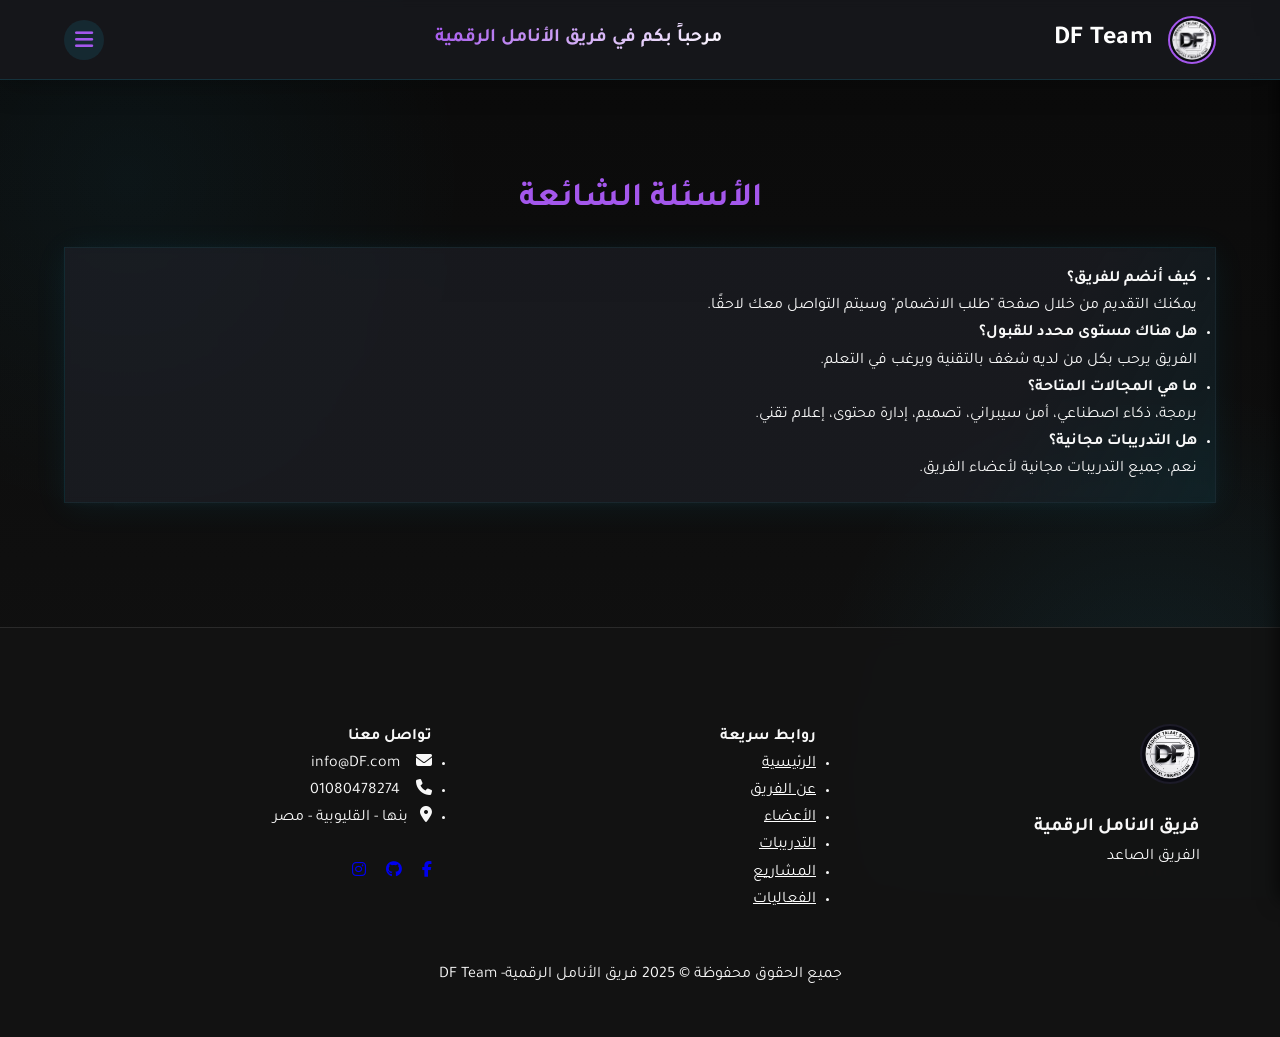
<file: faq.html>
<!DOCTYPE html>
<html lang="ar" dir="rtl">

<head>
  <meta charset="UTF-8">
  <meta name="viewport" content="width=device-width, initial-scale=1.0">
  <title>الأسئلة الشائعة للفريق | فريق الأنامل الرقمية</title>
  <link rel="stylesheet" href="https://fonts.googleapis.com/css2?family=Tajawal:wght@400;700;900&display=swap">
  <link rel="stylesheet" href="https://cdnjs.cloudflare.com/ajax/libs/font-awesome/6.4.2/css/all.min.css">
  <link rel="stylesheet" href="static/css/style.css">
  <link rel="icon" type="image/x-icon" href="image/logo.png">
</head>

<body>
  <!-- خلفية متحركة ناعمة -->
  <div class="background-animated"></div>

  <!-- القائمة الجانبية (مخفية على الجوال وتظهر بالزر) -->
  <aside class="side-nav" id="sideNav">
    <div class="side-nav-header">
      <img src="image/logo.png" alt="شعار" class="nav-logo">
      <span class="nav-close" id="closeNav"><i class="fas fa-times"></i></span>
    </div>
    <nav class="side-nav-links">
      <a href="index.html"><i class="fas fa-home"></i> الرئيسية</a>
      <a href="about.html"><i class="fas fa-users"></i> عن الفريق</a>
      <a href="history.html"><i class="fas fa-clock-rotate-left"></i> تاريخ الفريق</a>
      <a href="members.html"><i class="fas fa-address-book"></i> الأعضاء</a>
      <a href="trainings.html"><i class="fas fa-chalkboard-teacher"></i> التدريبات</a>

      <a href="projects.html"><i class="fas fa-rocket"></i> المشاريع</a>
      <a href="announcements.html"><i class="fas fa-bell"></i> الإعلانات</a>
      <a href="events.html"><i class="fas fa-calendar-check"></i> الفعاليات</a>
      <a href="resources.html"><i class="fas fa-book"></i> الموارد</a>
      <a href="faq.html" class="active"><i class="fas fa-question"></i> الأسئلة الشائعة</a>

    </nav>
    <div class="side-nav-footer">
      <div class="side-social">
        <a href="https://www.facebook.com/share/1ErivsfJZ6/" target="_blank"><i class="fab fa-facebook-f"></i></a>
        <a href="https://github.com/Digital-Fingers-Team" target="_blank"><i class="fab fa-github"></i></a>
        <a href="#" target="_blank"><i class="fab fa-instagram"></i></a>
      </div>
      <div class="side-nav-copyright">
        &copy; 2025 فريق الانامل الرقمية | DF Team
      </div>
    </div>
  </aside>
  <div class="overlay" id="navOverlay"></div>

  <!-- ترويسة -->
  <header class="main-header">
    <div class="header-left">
      <img src="image/logo.png" alt="شعار" class="logo">
      <span class="brand-name">DF Team</span>
    </div>
    <div class="header-center">
      <span class="welcome-message">مرحباً بكم أعضاء وقائد فريق الأنامل الرقمية</span>
    </div>
    <div class="header-right">
      <a href="#" class="header-link header-menu-btn" id="menuBtn"><i class="fas fa-bars"></i></a>
    </div>
  </header>
  <main class="container">
    <section style="margin-top: 60px;">
      <h1 class="section-title">الأسئلة الشائعة</h1>
      <div class="glass" style="padding: 18px; margin-bottom: 28px;">
        <ul>
          <li><b>كيف أنضم للفريق؟</b><br>يمكنك التقديم من خلال صفحة "طلب الانضمام" وسيتم التواصل معك لاحقًا.</li>
          <li><b>هل هناك مستوى محدد للقبول؟</b><br>الفريق يرحب بكل من لديه شغف بالتقنية ويرغب في التعلم.</li>
          <li><b>ما هي المجالات المتاحة؟</b><br>برمجة، ذكاء اصطناعي، أمن سيبراني، تصميم، إدارة محتوى، إعلام تقني.</li>
          <li><b>هل التدريبات مجانية؟</b><br>نعم، جميع التدريبات مجانية لأعضاء الفريق.</li>
        </ul>
      </div>
    </section>
  </main>
  <!-- تذييل -->
  <footer class="main-footer">
    <div class="footer-content container">
      <div class="footer-col">
        <img src="image/logo.png" alt="شعار" class="footer-logo">
        <h3> فريق الانامل الرقمية </h3>
        <p>الفريق الصاعد</p>
      </div>
      <div class="footer-col">
        <h4>روابط سريعة</h4>
        <ul>
          <li><a href="index.html" style="color: white;">الرئيسية</a></li>
          <li><a href="about.html" style="color: white;">عن الفريق</a></li>
          <li><a href="members.html" style="color: white;">الأعضاء</a></li>
          <li><a href="trainings.html" style="color: white;">التدريبات</a></li>
          <li><a href="projects.html" style="color: white;">المشاريع</a></li>
          <li><a href="events.html" style="color: white;">الفعاليات</a></li>
        </ul>
      </div>
      <div class="footer-col">
        <h4>تواصل معنا</h4>
        <ul>
          <li><i class="fas fa-envelope">&nbsp; &nbsp;</i> info@DF.com</li>
          <li><i class="fas fa-phone">&nbsp; &nbsp;</i> 01080478274</li>
          <li><i class="fas fa-map-marker-alt">&nbsp; &nbsp;</i>بنها - القليوبية - مصر</li>
        </ul>
        <br>
        <div class="footer-social">
          <a href="https://www.facebook.com/share/1ErivsfJZ6/" target="_blank"><i class="fab fa-facebook-f"></i></a>
          &nbsp; &nbsp;
          <a href="https://github.com/Digital-Fingers-Team" target="_blank"><i class="fab fa-github"></i></a>
          &nbsp; &nbsp;
          <a href="#" target="_blank"><i class="fab fa-instagram"></i></a>
        </div>
      </div>
    </div>
    <div class="footer-bottom">
      جميع الحقوق محفوظة © 2025 فريق الأنامل الرقمية- DF Team
    </div>
    <script src="static/js/scripts.js"></script>
</body>

</html>
</file>
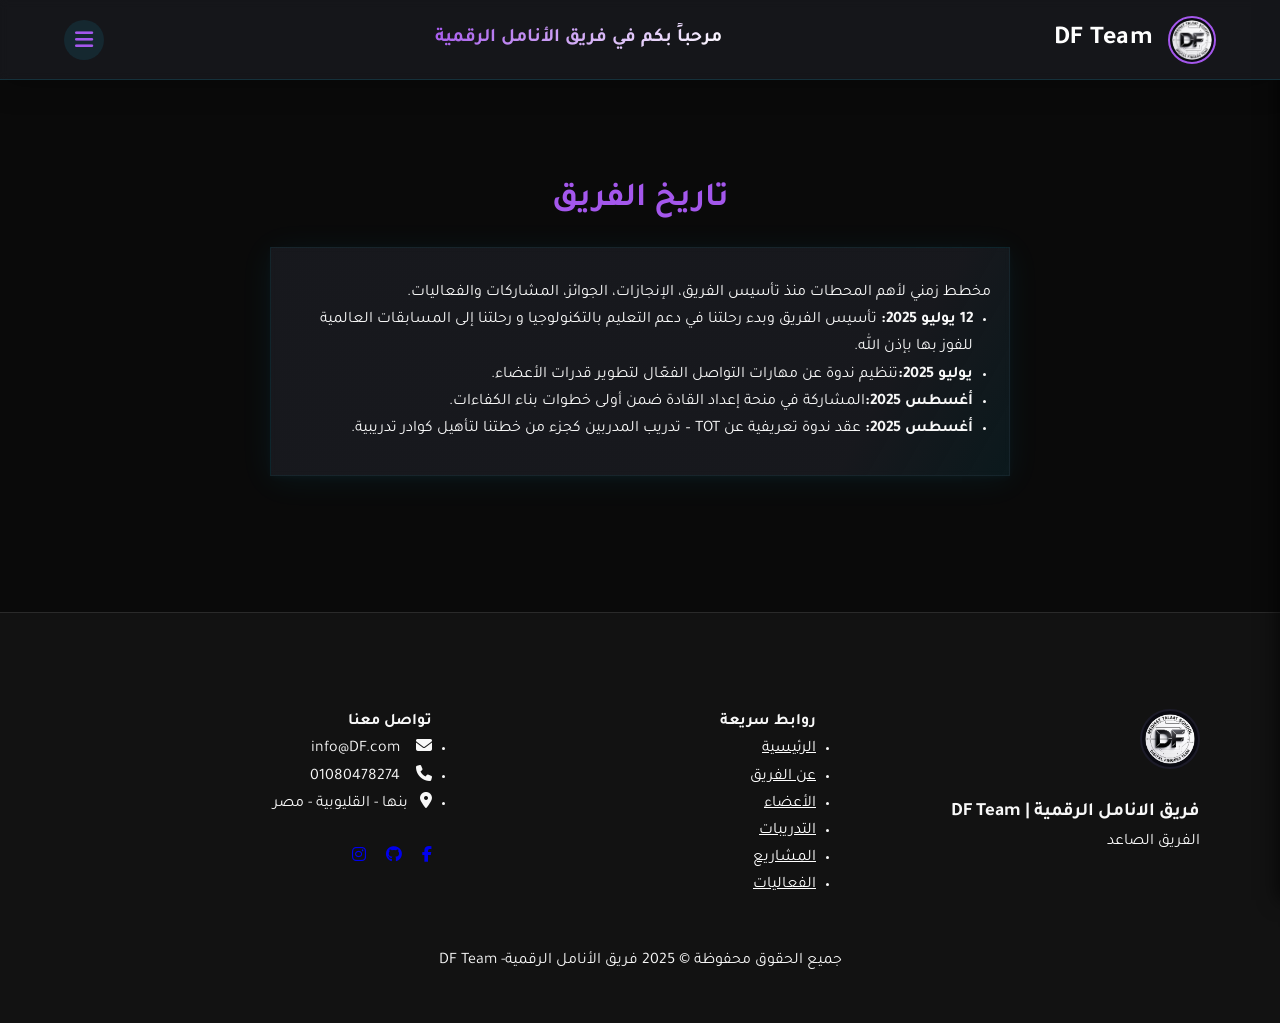
<file: history.html>
<!DOCTYPE html>
<html lang="ar" dir="rtl">

<head>
  <meta charset="UTF-8">
  <meta name="viewport" content="width=device-width, initial-scale=1.0">
  <title>تاريخ الفريق | فريق الانامل الرقمية</title>
  <link rel="stylesheet" href="https://fonts.googleapis.com/css2?family=Tajawal:wght@400;700;900&display=swap">
  <link rel="stylesheet" href="https://cdnjs.cloudflare.com/ajax/libs/font-awesome/6.4.2/css/all.min.css">
  <link rel="stylesheet" href="static/css/style.css">
  <link rel="icon" type="image/x-icon" href="image/logo.png">
</head>

<body>
  <!-- القائمة الجانبية (مخفية على الجوال وتظهر بالزر) -->
  <aside class="side-nav" id="sideNav">
    <div class="side-nav-header">
      <img src="image/logo.png" alt="شعار" class="nav-logo">
      <span class="nav-close" id="closeNav"><i class="fas fa-times"></i></span>
    </div>
    <nav class="side-nav-links">
      <a href="index.html"><i class="fas fa-home"></i> الرئيسية</a>
      <a href="about.html"><i class="fas fa-users"></i> عن الفريق</a>
      <a href="history.html" class="active"><i class="fas fa-clock-rotate-left"></i> تاريخ الفريق</a>
      <a href="members.html"><i class="fas fa-address-book"></i> الأعضاء</a>
      <a href="trainings.html"><i class="fas fa-chalkboard-teacher"></i> التدريبات</a>
      <a href="projects.html"><i class="fas fa-rocket"></i> المشاريع</a>
      <a href="announcements.html"><i class="fas fa-bell"></i> الإعلانات</a>
      <a href="events.html"><i class="fas fa-calendar-check"></i> الفعاليات</a>
      <a href="resources.html"><i class="fas fa-book"></i> الموارد</a>
      <a href="faq.html"><i class="fas fa-question"></i> الأسئلة الشائعة</a>

    </nav>
    <div class="side-nav-footer">
      <div class="side-social">
        <a href="https://www.facebook.com/share/1ErivsfJZ6/" target="_blank"><i class="fab fa-facebook-f"></i></a>
        <a href="https://github.com/Digital-Fingers-Team" target="_blank"><i class="fab fa-github"></i></a>
        <a href="#" target="_blank"><i class="fab fa-instagram"></i></a>
      </div>
      <div class="side-nav-copyright">
        &copy; 2025 فريق الانامل الرقمية | DF Team
      </div>
    </div>
  </aside>
  <div class="overlay" id="navOverlay"></div>

  <!-- ترويسة -->
  <header class="main-header">
    <div class="header-left">
      <img src="image/logo.png" alt="شعار" class="logo">
      <span class="brand-name">DF Team</span>
    </div>
    <div class="header-center">
      <span class="welcome-message">مرحباً بكم أعضاء وقائد فريق الأنامل الرقمية</span>
    </div>
    <div class="header-right">
      <a href="#" class="header-link header-menu-btn" id="menuBtn"><i class="fas fa-bars"></i></a>
    </div>
  </header>
  </div>
  </aside>
  <div class="overlay" id="navOverlay"></div>
  <main class="container">
    <section style="margin-top: 60px;">
      <h1 class="section-title">تاريخ الفريق</h1>
      <div class="glass" style="padding: 32px 18px; max-width: 740px; margin: auto; margin-bottom: 40px;">
        <p>مخطط زمني لأهم المحطات منذ تأسيس الفريق، الإنجازات، الجوائز، المشاركات والفعاليات.</p>
        <ul style="margin: 0; padding: 0 18px;">
          <li><strong>12 يوليو 2025:</strong> تأسيس الفريق وبدء رحلتنا في دعم التعليم بالتكنولوجيا و رحلتنا إلى
            المسابقات العالمية للفوز بها بإذن الله.</li>
          <li><strong>يوليو 2025:</strong>تنظيم ندوة عن مهارات التواصل الفعّال لتطوير قدرات الأعضاء.</li>
          <li><strong>أغسطس 2025:</strong>المشاركة في منحة إعداد القادة ضمن أولى خطوات بناء الكفاءات.</li>
          <li><strong>أغسطس 2025:</strong> عقد ندوة تعريفية عن TOT – تدريب المدربين كجزء من خطتنا لتأهيل كوادر تدريبية.
          </li>
        </ul>
        <!-- يمكن إضافة صور أو مخطط زمني رسومي لاحقاً -->
      </div>
    </section>
  </main>
  <footer class="main-footer">
    <div class="footer-content container">
      <div class="footer-col">
        <img src="image/logo.png" alt="شعار" class="footer-logo">
        <h3>فريق الانامل الرقمية | DF Team</h3>
        <p>الفريق الصاعد</p>
      </div>
      <div class="footer-col">
        <h4>روابط سريعة</h4>
        <ul>
          <li><a href="index.html" style="color: white;">الرئيسية</a></li>
          <li><a href="about.html" style="color: white;">عن الفريق</a></li>
          <li><a href="members.html" style="color: white;">الأعضاء</a></li>
          <li><a href="trainings.html" style="color: white;">التدريبات</a></li>
          <li><a href="projects.html" style="color: white;">المشاريع</a></li>
          <li><a href="events.html" style="color: white;">الفعاليات</a></li>

        </ul>
      </div>
      <div class="footer-col">
        <h4>تواصل معنا</h4>
        <ul>
          <li><i class="fas fa-envelope">&nbsp; &nbsp;</i> info@DF.com</li>
          <li><i class="fas fa-phone">&nbsp; &nbsp;</i> 01080478274</li>
          <li><i class="fas fa-map-marker-alt">&nbsp; &nbsp;</i>بنها - القليوبية - مصر</li>
        </ul>
        <br>
        <div class="footer-social">
          <a href="https://www.facebook.com/share/1ErivsfJZ6/" target="_blank"><i class="fab fa-facebook-f"></i></a>
          &nbsp; &nbsp;
          <a href="https://github.com/Digital-Fingers-Team" target="_blank"><i class="fab fa-github"></i></a>
          &nbsp; &nbsp;
          <a href="#" target="_blank"><i class="fab fa-instagram"></i></a>
        </div>
      </div>
    </div>
    <div class="footer-bottom">
      جميع الحقوق محفوظة © 2025 فريق الأنامل الرقمية- DF Team
    </div>
  </footer>
  <script src="static/js/scripts.js"></script>
</body>

</html>
</file>
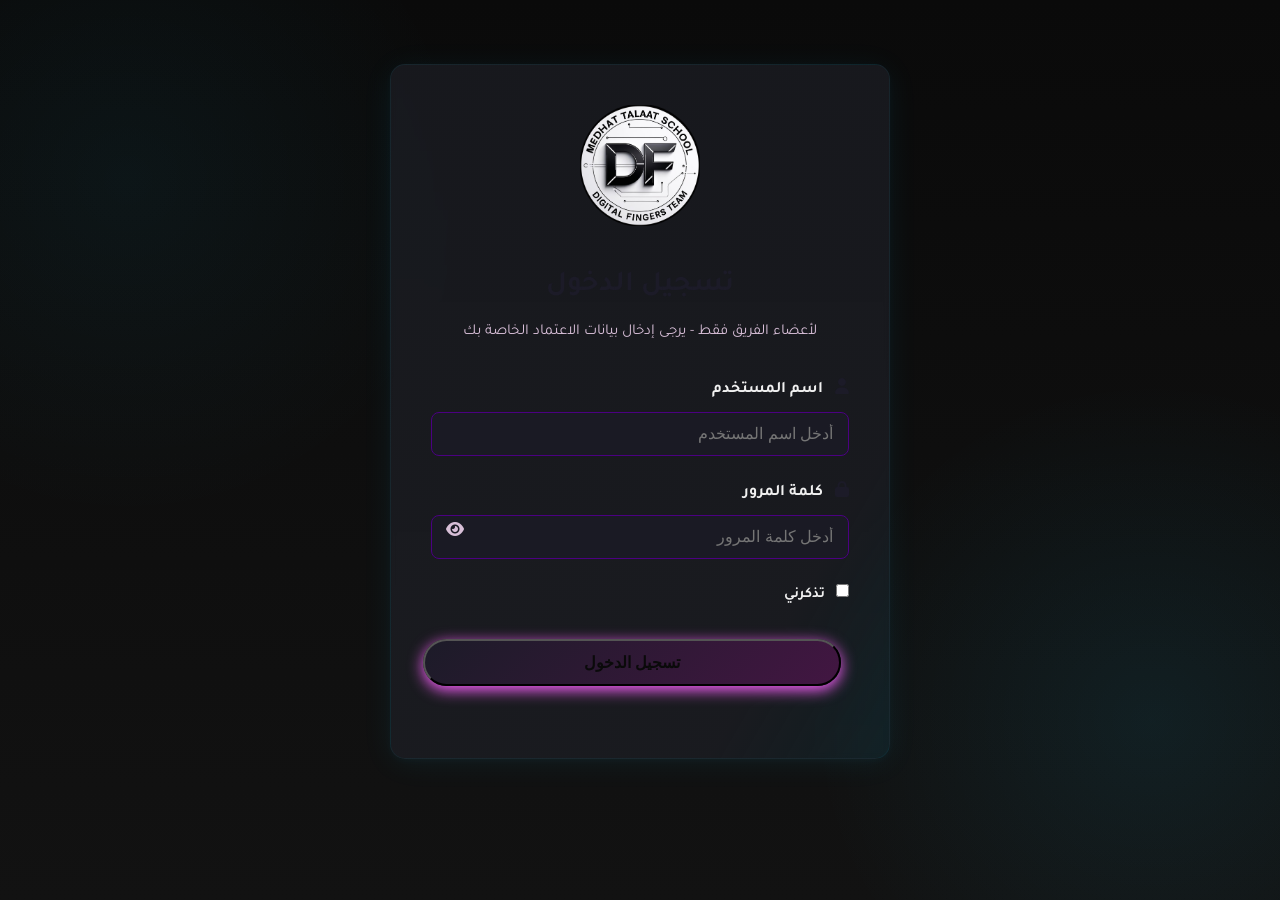
<file: login.html>
<!DOCTYPE html>
<html lang="ar" dir="rtl">

<head>
  <meta charset="UTF-8">
  <meta name="viewport" content="width=device-width, initial-scale=1.0">
  <title>تسجيل الدخول | فريق الانامل الرقمية</title>
  <link rel="stylesheet" href="https://fonts.googleapis.com/css2?family=Tajawal:wght@400;700;900&display=swap">
  <link rel="stylesheet" href="https://cdnjs.cloudflare.com/ajax/libs/font-awesome/6.4.2/css/all.min.css">
  <link rel="stylesheet" href="static/css/style.css">
  <link rel="icon" href="image/logo.png" type="image/png">
  <style>
    @keyframes float {
      0% {
        transform: translateY(0px);
      }

      50% {
        transform: translateY(-15px);
      }

      100% {
        transform: translateY(0px);
      }
    }

    .floating-logo {
      animation: float 3s ease-in-out infinite;
    }

    .error-message {
      color: #dc3545;
      font-size: 0.85rem;
      margin-top: 0.25rem;
      display: none;
    }

    .is-invalid {
      border-color: #dc3545 !important;
    }
  </style>
</head>

<body>
  <!-- خلفية متحركة ناعمة -->
  <div class="background-animated"></div>

  <!-- قسم تسجيل الدخول -->
  <section class="login-section container">
    <div class="login-container glass">
      <div class="login-header">
        <img src="image/logo.png" alt="شعار الفريق" class="login-logo floating-logo">
        <h2>تسجيل الدخول</h2>
        <p>لأعضاء الفريق فقط - يرجى إدخال بيانات الاعتماد الخاصة بك</p>
      </div>

      <form id="loginForm" class="login-form">
        <div class="form-group">
          <label for="username"><i class="fas fa-user"></i> اسم المستخدم</label>
          <input type="text" id="username" name="username" required placeholder="أدخل اسم المستخدم">
          <div id="usernameError" class="error-message">يجب إدخال اسم المستخدم</div>
        </div>

        <div class="form-group">
          <label for="password"><i class="fas fa-lock"></i> كلمة المرور</label>
          <input type="password" id="password" name="password" required placeholder="أدخل كلمة المرور">
          <span class="toggle-password" id="togglePassword"><i class="fas fa-eye"></i></span>
          <div id="passwordError" class="error-message">يجب إدخال كلمة المرور</div>
        </div>

        <div class="form-options">
          <label class="remember-me">
            <input type="checkbox" name="remember" id="remember"> تذكرني
          </label>
        </div>

        <button type="submit" class="btn btn-primary btn-block">تسجيل الدخول</button>

        <div id="loginMessage" class="login-message mt-3"></div>
      </form>
    </div>
  </section>

  <script src="static/js/auth.js"></script>
  <script>
    // كود لعرض/إخفاء كلمة المرور
    document.getElementById('togglePassword').addEventListener('click', function () {
      const passwordInput = document.getElementById('password');
      const icon = this.querySelector('i');

      if (passwordInput.type === 'password') {
        passwordInput.type = 'text';
        icon.classList.replace('fa-eye', 'fa-eye-slash');
      } else {
        passwordInput.type = 'password';
        icon.classList.replace('fa-eye-slash', 'fa-eye');
      }
    });

    // التحقق من الحقول قبل الإرسال
    document.getElementById('loginForm').addEventListener('submit', function (e) {
      e.preventDefault();

      const username = document.getElementById('username').value.trim();
      const password = document.getElementById('password').value;
      const rememberMe = document.getElementById('remember').checked;
      let isValid = true;

      // إعادة تعيين رسائل الخطأ
      document.getElementById('usernameError').style.display = 'none';
      document.getElementById('passwordError').style.display = 'none';
      document.getElementById('username').classList.remove('is-invalid');
      document.getElementById('password').classList.remove('is-invalid');

      // التحقق من اسم المستخدم
      if (!username) {
        document.getElementById('usernameError').style.display = 'block';
        document.getElementById('username').classList.add('is-invalid');
        isValid = false;
      }

      // التحقق من كلمة المرور
      if (!password) {
        document.getElementById('passwordError').style.display = 'block';
        document.getElementById('password').classList.add('is-invalid');
        isValid = false;
      }

      if (!isValid) return;

      // محاولة تسجيل الدخول
      const loginResult = loginUser(username, password, rememberMe);

      if (loginResult.success) {
        document.getElementById('loginMessage').textContent = 'جاري تحويلك إلى الصفحة الرئيسية...';
        document.getElementById('loginMessage').style.color = 'green';

        setTimeout(() => {
          window.location.href = 'index.html';
        }, 1500);
      } else {
        document.getElementById('loginMessage').textContent = loginResult.message;
        document.getElementById('loginMessage').style.color = 'red';
      }
    });
  </script>
</body>

</html>
</file>
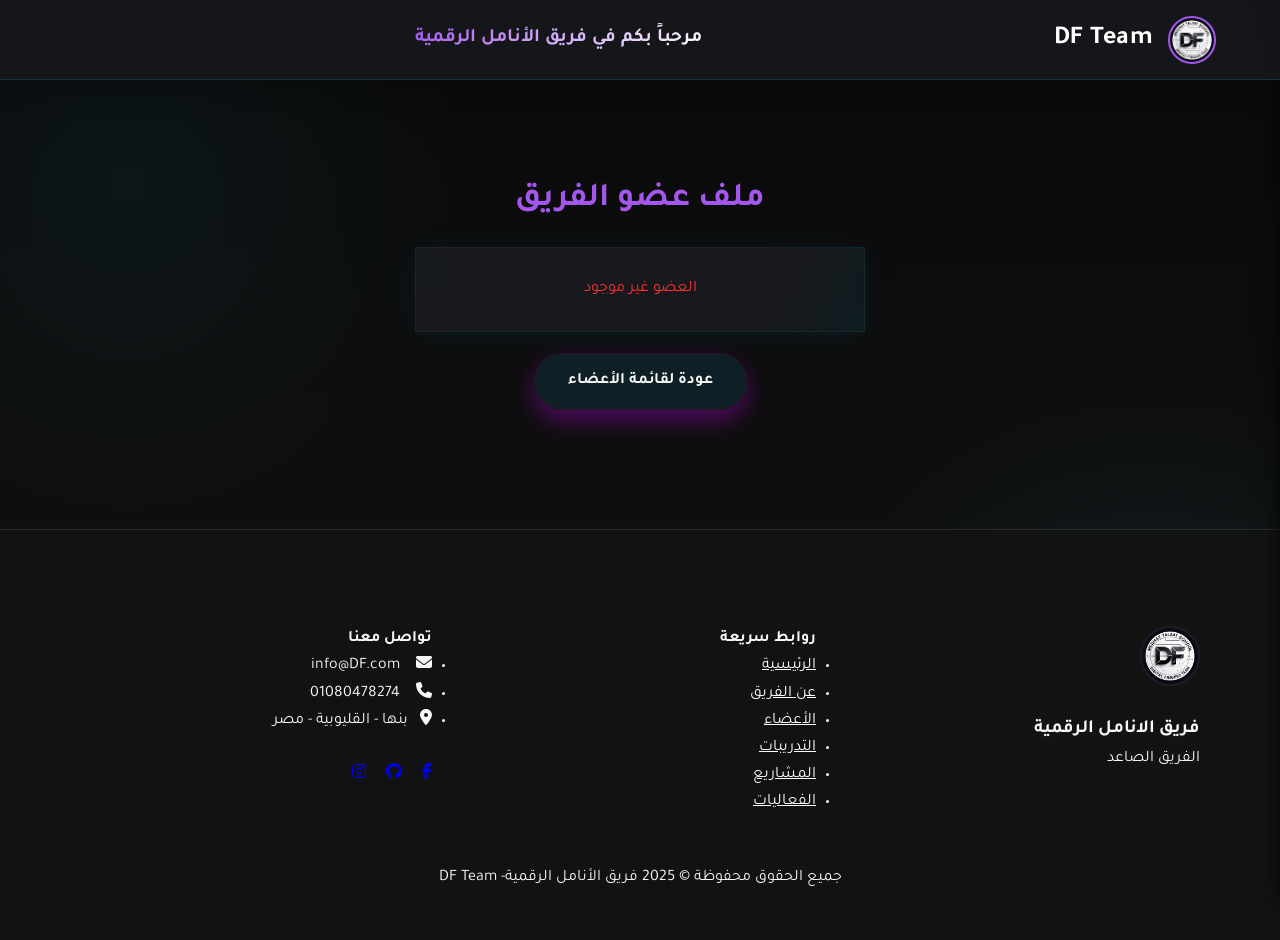
<file: member-details.html>
<!DOCTYPE html>
<html lang="ar" dir="rtl">

<head>
  <meta charset="UTF-8">
  <meta name="viewport" content="width=device-width, initial-scale=1.0">
  <title>صفحة العضو | فريق النامل الرقمية</title>
  <link rel="stylesheet" href="https://fonts.googleapis.com/css2?family=Tajawal:wght@400;700;900&display=swap">
  <link rel="stylesheet" href="https://cdnjs.cloudflare.com/ajax/libs/font-awesome/6.4.2/css/all.min.css">
  <link rel="stylesheet" href="static/css/style.css">
  <link rel="icon" type="image/x-icon" href="image/logo.png">
</head>

<body>
  <div class="background-animated"></div>
  <header class="main-header">
    <div class="header-left">
      <img src="image/logo.png" alt="شعار" class="logo">
      <span class="brand-name">DF Team</span>
    </div>
    <div class="header-center">
      <span class="welcome-message">مرحباً بكم أعضاء وقائد فريق الأنامل الرقمية</span>
    </div>
  </header>
  <aside class="side-nav" id="sideNav"> ... </aside>
  <div class="overlay" id="navOverlay"></div>
  <main class="container">
    <section style="margin-top: 60px;">
      <h1 class="section-title">ملف عضو الفريق</h1>
      <div id="member-profile" class="glass" style="padding:28px 18px; max-width:450px; margin:auto;">
        <!-- يتم تعبئة بيانات العضو تلقائياً هنا -->
      </div>
      <div style="text-align:center; margin-top:16px;">
        <a href="members.html" class="btn btn-outline btn-sm">عودة لقائمة الأعضاء</a>
      </div>
    </section>
  </main>
  <!-- تذييل -->
  <footer class="main-footer">
    <div class="footer-content container">
      <div class="footer-col">
        <img src="image/logo.png" alt="شعار" class="footer-logo">
        <h3> فريق الانامل الرقمية </h3>
        <p>الفريق الصاعد</p>
      </div>
      <div class="footer-col">
        <h4>روابط سريعة</h4>
        <ul>
          <li><a href="index.html" style="color: white;">الرئيسية</a></li>
          <li><a href="about.html" style="color: white;">عن الفريق</a></li>
          <li><a href="members.html" style="color: white;">الأعضاء</a></li>
          <li><a href="trainings.html" style="color: white;">التدريبات</a></li>
          <li><a href="projects.html" style="color: white;">المشاريع</a></li>
          <li><a href="events.html" style="color: white;">الفعاليات</a></li>
        </ul>
      </div>
      <div class="footer-col">
        <h4>تواصل معنا</h4>
        <ul>
          <li><i class="fas fa-envelope">&nbsp; &nbsp;</i> info@DF.com</li>
          <li><i class="fas fa-phone">&nbsp; &nbsp;</i> 01080478274</li>
          <li><i class="fas fa-map-marker-alt">&nbsp; &nbsp;</i>بنها - القليوبية - مصر</li>
        </ul>
        <br>
        <div class="footer-social">
          <a href="https://www.facebook.com/share/1ErivsfJZ6/" target="_blank"><i class="fab fa-facebook-f"></i></a>
          &nbsp; &nbsp;
          <a href="https://github.com/Digital-Fingers-Team" target="_blank"><i class="fab fa-github"></i></a>
          &nbsp; &nbsp;
          <a href="#" target="_blank"><i class="fab fa-instagram"></i></a>
        </div>
      </div>
    </div>
    <div class="footer-bottom">
      جميع الحقوق محفوظة © 2025 فريق الأنامل الرقمية- DF Team
    </div>
  </footer>
  <script src="static/js/scripts.js"></script>
  <script>
    // بيانات الفريق (القائد أولاً، ثم الباقي )
     const members = [
      {
        id: 0,
        name: "Ahmed AbdelRaouf Samir",
        age: "17 years old",
        education: "Secondary 2",
        role: "Team Leader",
        img: "image/ahmed.jpg",
        experiences: [
          "Certified Python Instructor",
          "Holds TOT training certificates and ID",
          "Works with Microsoft Qalyubia",
          "Studied Data Analysis"
        ],
        skills: ["Python", "Html", "Css"]
      },
      {
        id: 1,
        name: "Baraa Saad",
        age: "14 Years old",
        education: "prep 2",
        role: "co-leader & programming team leader",
        img: "image/file_2025-08-19_12.00.12.png",
        experiences: ["No major past experiences"],
        skills: ["Python", "Html", "Css"]
      },
      {
        id: 2,
        name: "Hla sarhan",
        age: "13 Years old",
        education: "prep 1",
        role: "Media team leader",
        img: "image/hla.jpg",
        experiences: ["No major past experiences"],
        skills: ["Python", "Html", "Css"]
      },
      {
        id: 3,
        name: "Eyad abdelraouf",
        age: "14 Years old",
        education: "prep 2",
        role: "Ai team leader",
        img: "image/profile.jpg",
        experiences: ["No major past experiences"],
        skills: ["Python", "Html", "Css"]
      },
      {
        id: 4,
        name: "Anas mohamed",
        age: "14 Years old",
        education: "prep 3",
        role: "Media Team member",
        img: "image/file_2025-08-19_11.53.40.png",
        experiences: ["No major past experiences"],
        skills: ["Python", "Html", "Css"]
      },
      {
        id: 5,
        name: "Salma alaa",
        age: "13 Years old",
        education: "prep 1",
        role: "programming Team Member",
        img: "image/salma alaa.jpg",
        experiences: ["No major past experiences"],
        skills: ["Python", "Html", "Css"]
      },
      {
        id: 6,
        name: "Ahmed Elsayed",
        age: "13 Years old",
        education: "Primary 5",
        role: "Scratch Team Leader",
        img: "image/ahmed elsayed.jpg",
        experiences: ["No major past experiences"],
        skills: ["Python", "Html", "Css"]
      },
      {
        id: 7,
        name: "Hamza Sherif",
        age: "13 Years old",
        education: "Primary 1",
        role: "Scracth Team Member",
        img: "image/Hamza sherief.jpg",
        experiences: ["No major past experiences"],
        skills: ["Python", "Html", "Css"]
      },
      {
        id: 8,
        name: "Jana Eslam",
        age: "16 Years old",
        education: "Sec 1",
        role: "opiration & programming Team Member",
        img: "image/Jana eslam.jpg",
        experiences: ["No major past experiences"],
        skills: ["Python", "Html", "Css"]
      },
      {
        id: 9,
        name: "Salma Mostafa",
        age: "15 Years old",
        education: "Sec 1",
        role: "opiration team leader & programming team member",
        img: "image/salma mostafa.jpg",
        experiences: ["No major past experiences"],
        skills: ["Python", "Html", "Css"]
      },
      {
        id: 10,
        name: "Soha Sameh",
        age: "15 Years old",
        education: "Sec 1",
        role: "programming Team Member",
        img: "image/soha sameh.jpg",
        experiences: ["No major past experiences"],
        skills: ["Python", "Html", "Css"]
      },
      {
        id: 11,
        name: "Jana Mohamed",
        age: "15 Years old",
        education: "Prep 3",
        role: "Media Team Member",
        img: "image/Jana mohamed.jpg",
        experiences: ["No major past experiences"],
        skills: ["Python", "Html", "Css"]
      },
      {
        id: 12,
        name: "Jana Hazem",
        age: "16 Years old",
        education: "sec 2",
        role: "Media Team Member",
        img: "image/j,hazem.jpg",
        experiences: ["No major past experiences"],
        skills: ["Python", "Html", "Css"]
      },
      {
        id: 13,
        name: "Fayrouz Tariq",
        age: "15 Years old",
        education: "Sec 1",
        role: "Media Team Member",
        img: "image/fayrouz.jpg",
        experiences: ["No major past experiences"],
        skills: ["Python", "Html", "Css"]
      },
      {
        id: 14,
        name: "Salma Sameh",
        age: "16 Years old",
        education: "Sec 2",
        role: "Opiration Team Member",
        img: "image/salma sameh.jpg",
        experiences: ["No major past experiences"],
        skills: ["Python", "Html", "Css"]
      },
      {
        id: 15,
        name: "Rolan",
        age: "12 Years old",
        education: "Primary 6",
        role: "AI Team Member",
        img: "image/profile.jpg",
        experiences: ["No major past experiences"],
        skills: ["Python", "Html", "Css"]
      },
      {
        id: 16,
        name: "Nada Elsayed",
        age: "13 Years old",
        education: "Prep 1",
        role: "Scratch Team Member",
        img: "image/nada.png",
        experiences: ["No major past experiences"],
        skills: ["Scratch", "Html" ]
      },
      {
        id: 17,
        name: "Renad Mahmoud",
        age: "11 Years old",
        education: "Primary 5",
        role: "AI Team Member",
        img: "image/renad.jpeg",
        experiences: ["No major past experiences"],
        skills: ["Python", "Html", "Css"]
      },
      {
        id: 18,
        name: "Jana Maher",
        age: "14 Years old",
        education: "Prep 3",
        role: "Media Team Member",
        img: "image/jana maher.jpg",
        experiences: ["No major past experiences"],
        skills: ["Python", "Html", "Css"]
      },
      {
        id: 19,
        name: "Malak Abdelfatah",
        age: "13 Years old",
        education: "Prep 2",
        role: "Media Team Member",
        img: "image/malak abdo.jpg",
        experiences: ["No major past experiences"],
        skills: ["Python", "Html", "Css"]
      },
      {
        id: 20,
        name: "Sama Abdelfatah",
        age: "9 Years old",
        education: "Primary 4",
        role: "Scracth Team Member",
        img: "image/sama,abdo.jpg",
        experiences: ["No major past experiences"],
        skills: ["Scratch", "Html" ]
      },
      {
        id: 21,
        name: "Sama Eslam",
        age: "11 Years old",
        education: "Primary 6",
        role: "Scrath Team Member",
        img: "image/sama eslam.jpeg",
        experiences: ["No major past experiences"],
        skills: ["Scratch", "Html" ]
      },
      {
        id: 22,
        name: "Dina Mohamed",
        age: "11 Years old",
        education: "Primary 6",
        role: "Scrath Team Member",
        img: "image/dina.png",
        experiences: ["No major past experiences"],
        skills: ["Scratch", "Html" ]
      },
      {
        id: 23,
        name: "Baraa Mohamed",
        age: "11 Years old",
        education: "Primary 6",
        role: "Scrath Team Member",
        img: "image/baraa.jpg",
        experiences: ["No major past experiences"],
        skills: ["Scratch", "Html" ]
      },
      {
        id: 24,
        name: "Hana Nabil",
        age: "11 Years old",
        education: "Primary 5",
        role: "Scrath Team Member",
        img: "image/hana.png",
        experiences: ["No major past experiences"],
        skills: ["Scratch", "Html" ]
      },
      {
        id: 25,
        name: "Anas Saad",
        age: "11 Years old",
        education: "Primary 5",
        role: "Scrath Team Member",
        img: "image/anas saad.jpg",
        experiences: ["No major past experiences"],
        skills: ["Scratch", "Html" ]
      },

      {
        id: 26,
        name: "Malak Mamdouh",
        age: "14 Years old",
        education: "Sec 1",
        role: "The Best Team Member",
        img: "image/loka.png",
        experiences: ["No major past experiences"],
        skills: ["Python", "Html", "Css"]
      },
    ];




    function getIdFromUrl() {
      const params = new URLSearchParams(window.location.search);
      return parseInt(params.get('id'));
    }

    function renderProfile() {
      const id = getIdFromUrl();
      const member = members.find(m => m.id === id);
      const box = document.getElementById('member-profile');
      if (!member) {
        box.innerHTML = `<div style="text-align:center;color:#f33">العضو غير موجود</div>`;
        return;
      }
      box.innerHTML = `
        <div style="text-align:center;">
          <img src="${member.img}" alt="${member.name}" style="border-radius:50%; width:90px; margin-bottom:10px; background:#222;">
        </div>
        <h2 style="color:#1fd0ff; margin-bottom:2px;">${member.name}</h2>
        <div style="color:#87e3ff; margin-bottom:13px;">${member.role}</div>
        <ul style="padding-right:18px;">
          <li><strong>العمر: </strong>${member.age}</li>
          <li><strong>التعليم: </strong>${member.education}</li>
          ${member.experiences && member.experiences.length > 0 ? `<li><strong>الخبرات:</strong><ul style="padding-right:18px;">${member.experiences.map(e => `<li>${e}</li>`).join('')}</ul></li>` : ""}
          ${member.skills && member.skills.length > 0 ? `<li><strong>المهارات:</strong><div style="display:flex; flex-wrap:wrap; gap:7px; margin-top:7px;">${member.skills.map(s => `<span style="background:#1fd0ff18;color:#1fd0ff;padding:4px 13px;border-radius:16px;font-size:.98em;">${s}</span>`).join('')}</div></li>` : ""}
        </ul>
      `;
    }

    renderProfile();
  </script>
</body>

</html>
</file>
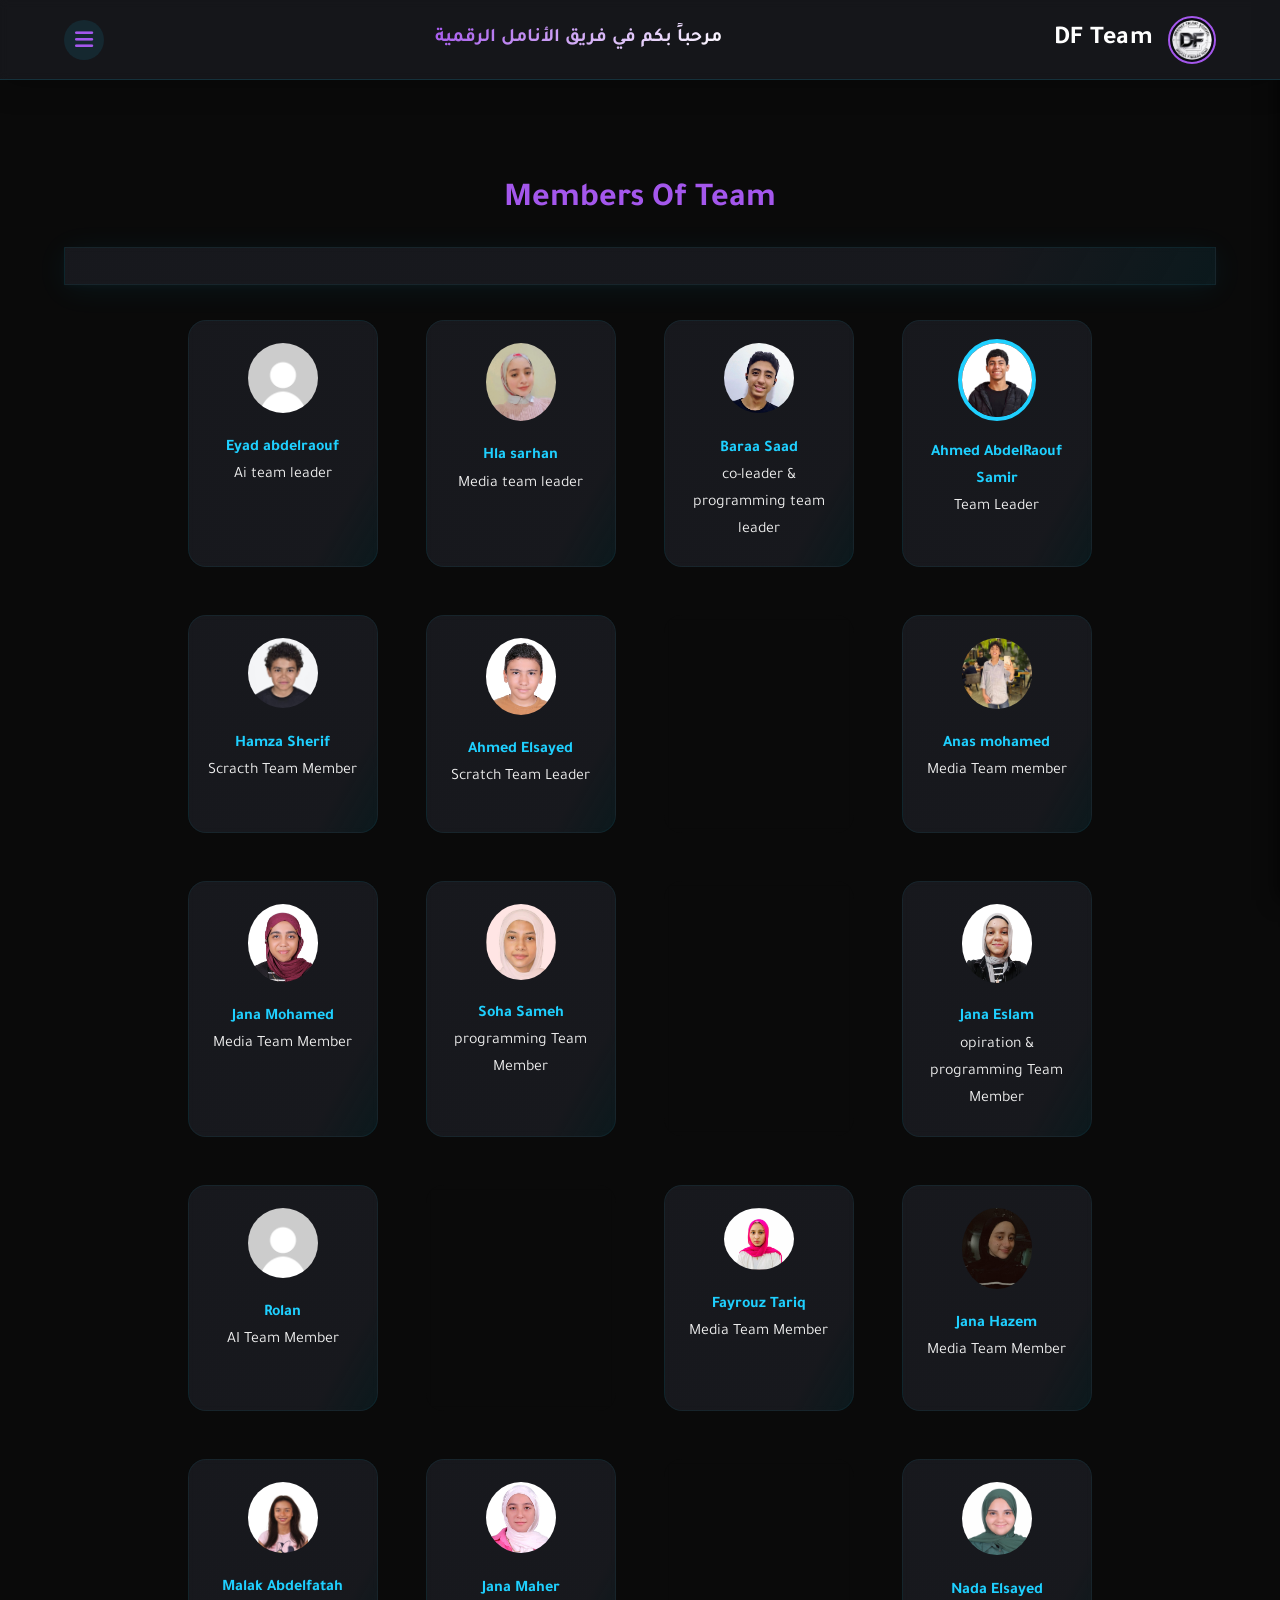
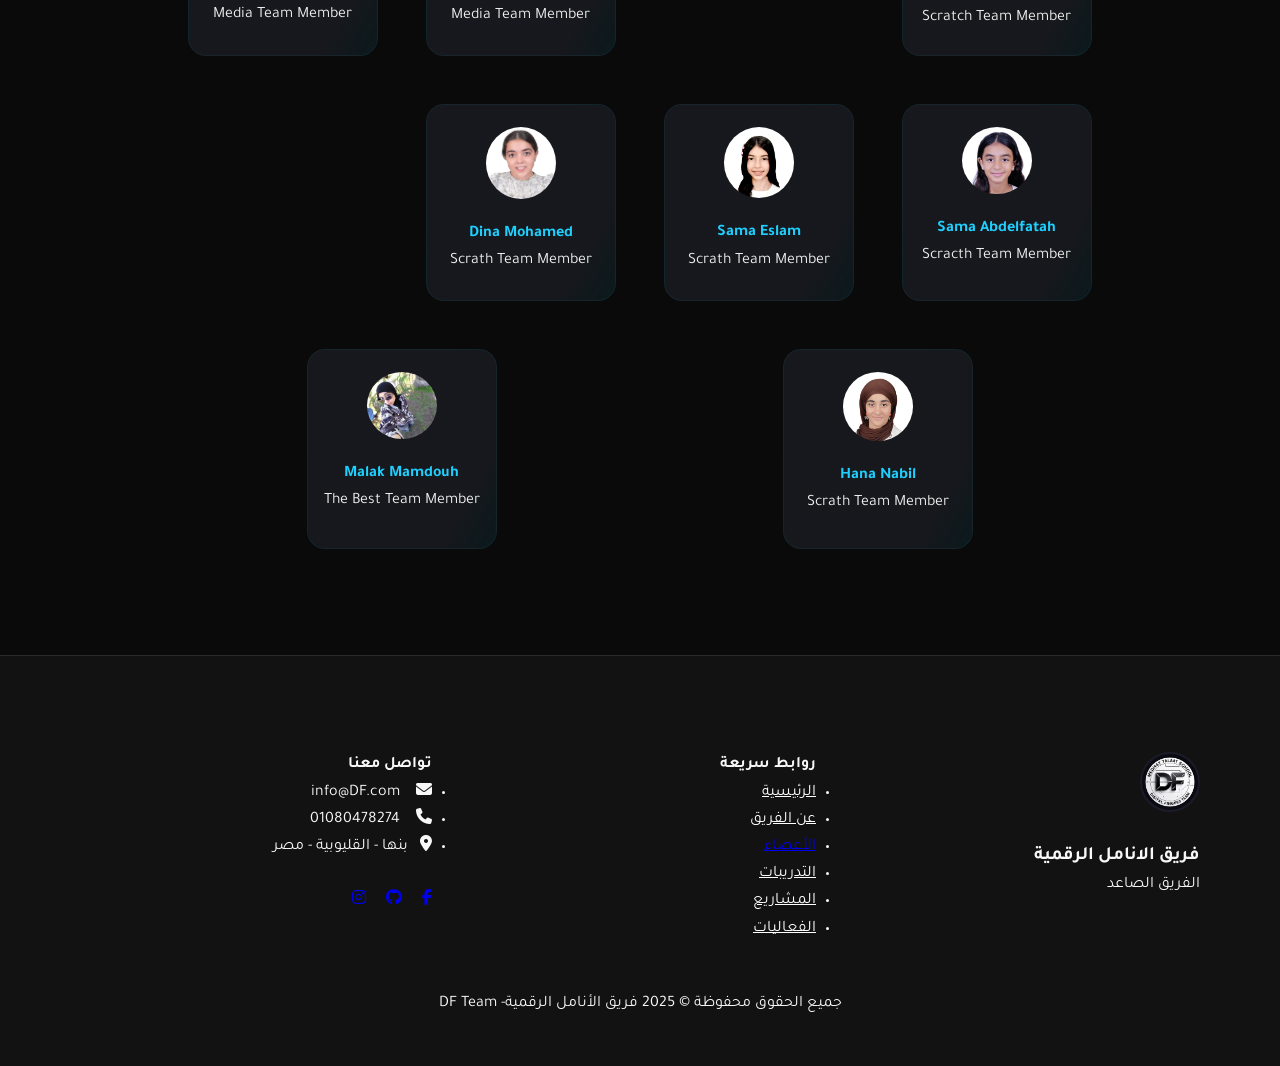
<file: members.html>
<!DOCTYPE html>
<html lang="ar" dir="rtl">

<head>
  <meta charset="UTF-8">
  <meta name="viewport" content="width=device-width, initial-scale=1.0">
  <title>أعضاء الفريق | فريق الأنامل الرقمية</title>
  <link rel="stylesheet" href="https://fonts.googleapis.com/css2?family=Tajawal:wght@400;700;900&display=swap">
  <link rel="stylesheet" href="https://cdnjs.cloudflare.com/ajax/libs/font-awesome/6.4.2/css/all.min.css">
  <link rel="stylesheet" href="static/css/style.css">
  <link rel="icon" type="image/x-icon" href="image/logo.png">
</head>

<body>
  <!-- القائمة الجانبية (مخفية على الجوال وتظهر بالزر) -->
  <aside class="side-nav" id="sideNav">
    <div class="side-nav-header">
      <img src="image/logo.png" alt="شعار" class="nav-logo">
      <span class="nav-close" id="closeNav"><i class="fas fa-times"></i></span>
    </div>
    <nav class="side-nav-links">
      <a href="index.html"><i class="fas fa-home"></i> الرئيسية</a>
      <a href="about.html"><i class="fas fa-users"></i> عن الفريق</a>
      <a href="history.html"><i class="fas fa-clock-rotate-left"></i> تاريخ الفريق</a>
      <a href="members.html" class="active"><i class="fas fa-address-book"></i> الأعضاء</a>
      <a href="trainings.html"><i class="fas fa-chalkboard-teacher"></i> التدريبات</a>
      <a href="projects.html"><i class="fas fa-rocket"></i> المشاريع</a>
      <a href="announcements.html"><i class="fas fa-bell"></i> الإعلانات</a>
      <a href="events.html"><i class="fas fa-calendar-check"></i> الفعاليات</a>
      <a href="resources.html"><i class="fas fa-book"></i> الموارد</a>
      <a href="faq.html"><i class="fas fa-question"></i> الأسئلة الشائعة</a>

    </nav>
    <div class="side-nav-footer">
      <div class="side-social">
        <a href="https://www.facebook.com/share/1ErivsfJZ6/" target="_blank"><i class="fab fa-facebook-f"></i></a>
        <a href="https://github.com/Digital-Fingers-Team" target="_blank"><i class="fab fa-github"></i></a>
        <a href="#" target="_blank"><i class="fab fa-instagram"></i></a>
      </div>
      <div class="side-nav-copyright">
        &copy; 2025 فريق الانامل الرقمية | DF Team
      </div>
    </div>
  </aside>
  <div class="overlay" id="navOverlay"></div>

  <!-- ترويسة -->
  <header class="main-header">
    <div class="header-left">
      <img src="image/logo.png" alt="شعار" class="logo">
      <span class="brand-name">DF Team</span>
    </div>
    <div class="header-center">
      <span class="welcome-message">مرحباً بكم أعضاء وقائد فريق الأنامل الرقمية</span>
    </div>
    <div class="header-right">
      <a href="#" class="header-link header-menu-btn" id="menuBtn"><i class="fas fa-bars"></i></a>
    </div>
  </header>
  <main class="container">
    <section style="margin-top: 60px;">
      <h1 class="section-title">Members Of Team</h1>
      <div class="glass" style="padding: 18px; margin-bottom: 25px;">
      </div>
      <div id="members-list" style="display: flex; flex-wrap: wrap; gap: 28px; justify-content: center;">
        <!-- البطاقات تظهر تلقائياً -->
      </div>
    </section>
  </main>
  <!-- تذييل -->
  <footer class="main-footer">
    <div class="footer-content container">
      <div class="footer-col">
        <img src="image/logo.png" alt="شعار" class="footer-logo">
        <h3> فريق الانامل الرقمية </h3>
        <p>الفريق الصاعد</p>
      </div>
      <div class="footer-col">
        <h4>روابط سريعة</h4>
        <ul>
          <li><a href="index.html" style="color: white;">الرئيسية</a></li>
          <li><a href="about.html" style="color: white;">عن الفريق</a></li>
          <li><a href="members.html">الأعضاء</a></li>
          <li><a href="trainings.html" style="color: white;">التدريبات</a></li>
          <li><a href="projects.html" style="color: white;">المشاريع</a></li>
          <li><a href="events.html" style="color: white;">الفعاليات</a></li>
        </ul>
      </div>
      <div class="footer-col">
        <h4>تواصل معنا</h4>
        <ul>
          <li><i class="fas fa-envelope">&nbsp; &nbsp;</i> info@DF.com</li>
          <li><i class="fas fa-phone">&nbsp; &nbsp;</i> 01080478274</li>
          <li><i class="fas fa-map-marker-alt">&nbsp; &nbsp;</i>بنها - القليوبية - مصر</li>
        </ul>
        <br>
        <div class="footer-social">
          <a href="https://www.facebook.com/share/1ErivsfJZ6/" target="_blank"><i class="fab fa-facebook-f"></i></a>
          &nbsp; &nbsp;
          <a href="https://github.com/Digital-Fingers-Team" target="_blank"><i class="fab fa-github"></i></a>
          &nbsp; &nbsp;
          <a href="#" target="_blank"><i class="fab fa-instagram"></i></a>
        </div>
      </div>
    </div>
    <div class="footer-bottom">
      جميع الحقوق محفوظة © 2025 فريق الأنامل الرقمية- DF Team
    </div>
  </footer>
  <script src="static/js/scripts.js"></script>
  <script>
    // بيانات الفريق (مهند تامر أولاً، ثم الباقي حسب طلبك)
     const members = [
      {
        id: 0,
        name: "Ahmed AbdelRaouf Samir",
        age: "17 years old",
        education: "Secondary 2",
        role: "Team Leader",
        img: "image/ahmed.jpg",
        experiences: [
          "Certified Python Instructor",
          "Holds TOT training certificates and ID",
          "Works with Microsoft Qalyubia",
          "Studied Data Analysis"
        ],
        skills: ["Python", "Html", "Css"]
      },
      {
        id: 1,
        name: "Baraa Saad",
        age: "14 Years old",
        education: "prep 2",
        role: "co-leader & programming team leader",
        img: "image/file_2025-08-19_12.00.12.png",
        experiences: ["No major past experiences"],
        skills: ["Python", "Html", "Css"]
      },
      {
        id: 2,
        name: "Hla sarhan",
        age: "13 Years old",
        education: "prep 1",
        role: "Media team leader",
        img: "image/hla.jpg",
        experiences: ["No major past experiences"],
        skills: ["Python", "Html", "Css"]
      },
      {
        id: 3,
        name: "Eyad abdelraouf",
        age: "14 Years old",
        education: "prep 2",
        role: "Ai team leader",
        img: "image/profile.jpg",
        experiences: ["No major past experiences"],
        skills: ["Python", "Html", "Css"]
      },
      {
        id: 4,
        name: "Anas mohamed",
        age: "14 Years old",
        education: "prep 3",
        role: "Media Team member",
        img: "image/file_2025-08-19_11.53.40.png",
        experiences: ["No major past experiences"],
        skills: ["Python", "Html", "Css"]
      },
      {
        id: 5,
        name: "Salma alaa",
        age: "13 Years old",
        education: "prep 1",
        role: "programming Team Member",
        img: "image/salma alaa.jpg",
        experiences: ["No major past experiences"],
        skills: ["Python", "Html", "Css"]
      },
      {
        id: 6,
        name: "Ahmed Elsayed",
        age: "13 Years old",
        education: "Primary 5",
        role: "Scratch Team Leader",
        img: "image/ahmed elsayed.jpg",
        experiences: ["No major past experiences"],
        skills: ["Python", "Html", "Css"]
      },
      {
        id: 7,
        name: "Hamza Sherif",
        age: "13 Years old",
        education: "Primary 1",
        role: "Scracth Team Member",
        img: "image/Hamza sherief.jpg",
        experiences: ["No major past experiences"],
        skills: ["Python", "Html", "Css"]
      },
      {
        id: 8,
        name: "Jana Eslam",
        age: "16 Years old",
        education: "Sec 1",
        role: "opiration & programming Team Member",
        img: "image/Jana eslam.jpg",
        experiences: ["No major past experiences"],
        skills: ["Python", "Html", "Css"]
      },
      {
        id: 9,
        name: "Salma Mostafa",
        age: "15 Years old",
        education: "Sec 1",
        role: "opiration team leader & programming team member",
        img: "image/salma mostafa.jpg",
        experiences: ["No major past experiences"],
        skills: ["Python", "Html", "Css"]
      },
      {
        id: 10,
        name: "Soha Sameh",
        age: "15 Years old",
        education: "Sec 1",
        role: "programming Team Member",
        img: "image/soha sameh.jpg",
        experiences: ["No major past experiences"],
        skills: ["Python", "Html", "Css"]
      },
      {
        id: 11,
        name: "Jana Mohamed",
        age: "15 Years old",
        education: "Prep 3",
        role: "Media Team Member",
        img: "image/Jana mohamed.jpg",
        experiences: ["No major past experiences"],
        skills: ["Python", "Html", "Css"]
      },
      {
        id: 12,
        name: "Jana Hazem",
        age: "16 Years old",
        education: "sec 2",
        role: "Media Team Member",
        img: "image/j,hazem.jpg",
        experiences: ["No major past experiences"],
        skills: ["Python", "Html", "Css"]
      },
      {
        id: 13,
        name: "Fayrouz Tariq",
        age: "15 Years old",
        education: "Sec 1",
        role: "Media Team Member",
        img: "image/fayrouz.jpg",
        experiences: ["No major past experiences"],
        skills: ["Python", "Html", "Css"]
      },
      {
        id: 14,
        name: "Salma Sameh",
        age: "16 Years old",
        education: "Sec 2",
        role: "Opiration Team Member",
        img: "image/salma sameh.jpg",
        experiences: ["No major past experiences"],
        skills: ["Python", "Html", "Css"]
      },
      {
        id: 15,
        name: "Rolan",
        age: "12 Years old",
        education: "Primary 6",
        role: "AI Team Member",
        img: "image/profile.jpg",
        experiences: ["No major past experiences"],
        skills: ["Python", "Html", "Css"]
      },
      {
        id: 16,
        name: "Nada Elsayed",
        age: "13 Years old",
        education: "Prep 1",
        role: "Scratch Team Member",
        img: "image/nada.png",
        experiences: ["No major past experiences"],
        skills: ["Scratch", "Html" ]
      },
      {
        id: 17,
        name: "Renad Mahmoud",
        age: "11 Years old",
        education: "Primary 5",
        role: "AI Team Member",
        img: "image/renad.jpeg",
        experiences: ["No major past experiences"],
        skills: ["Python", "Html", "Css"]
      },
      {
        id: 18,
        name: "Jana Maher",
        age: "14 Years old",
        education: "Prep 3",
        role: "Media Team Member",
        img: "image/jana maher.jpg",
        experiences: ["No major past experiences"],
        skills: ["Python", "Html", "Css"]
      },
      {
        id: 19,
        name: "Malak Abdelfatah",
        age: "13 Years old",
        education: "Prep 2",
        role: "Media Team Member",
        img: "image/malak abdo.jpg",
        experiences: ["No major past experiences"],
        skills: ["Python", "Html", "Css"]
      },
      {
        id: 20,
        name: "Sama Abdelfatah",
        age: "9 Years old",
        education: "Primary 4",
        role: "Scracth Team Member",
        img: "image/sama,abdo.jpg",
        experiences: ["No major past experiences"],
        skills: ["Scratch", "Html" ]
      },
      {
        id: 21,
        name: "Sama Eslam",
        age: "11 Years old",
        education: "Primary 6",
        role: "Scrath Team Member",
        img: "image/sama eslam.jpeg",
        experiences: ["No major past experiences"],
        skills: ["Scratch", "Html" ]
      },
      {
        id: 22,
        name: "Dina Mohamed",
        age: "11 Years old",
        education: "Primary 6",
        role: "Scrath Team Member",
        img: "image/dina.png",
        experiences: ["No major past experiences"],
        skills: ["Scratch", "Html" ]
      },
      {
        id: 23,
        name: "Baraa Mohamed",
        age: "11 Years old",
        education: "Primary 6",
        role: "Scrath Team Member",
        img: "image/baraa.jpg",
        experiences: ["No major past experiences"],
        skills: ["Scratch", "Html" ]
      },
      {
        id: 24,
        name: "Hana Nabil",
        age: "11 Years old",
        education: "Primary 5",
        role: "Scrath Team Member",
        img: "image/hana.png",
        experiences: ["No major past experiences"],
        skills: ["Scratch", "Html" ]
      },
      {
        id: 25,
        name: "Anas Saad",
        age: "11 Years old",
        education: "Primary 5",
        role: "Scrath Team Member",
        img: "image/anas saad.jpg",
        experiences: ["No major past experiences"],
        skills: ["Scratch", "Html" ]
      },

      {
        id: 26,
        name: "Malak Mamdouh",
        age: "14 Years old",
        education: "Sec 1",
        role: "The Best Team Member",
        img: "image/loka.png",
        experiences: ["No major past experiences"],
        skills: ["Python", "Html", "Css"]
      },
    ];

    // عرض البطاقات
    const list = document.getElementById('members-list');
    members.forEach(member => {
      const card = document.createElement('a');
      card.href = `member-details.html?id=${member.id}`;
      card.className = "service-card glass";
      card.style = "max-width:180px; text-align:center; text-decoration:none; box-shadow: 0 0 0 0 transparent;";
      card.innerHTML = `
        <img src="${member.img}" alt="${member.name}" style="border-radius:50%; width:70px; margin-bottom:10px;${member.id === 0 ? 'box-shadow:0 0 0 4px #1fd0ff;' : ''}">
        <h4 style="color:#1fd0ff; margin:0;">${member.name}</h4>
        <span style="font-size:.99em; color:#eee;">${member.role}</span>
        ${member.id === 0 ? `<div style="color:#1fd0ff;font-size:.9em;margin-top:4px;font-weight:bold;"></div>` : ""}
      `;
      list.appendChild(card);
    });
  </script>
</body>

</html>
</file>
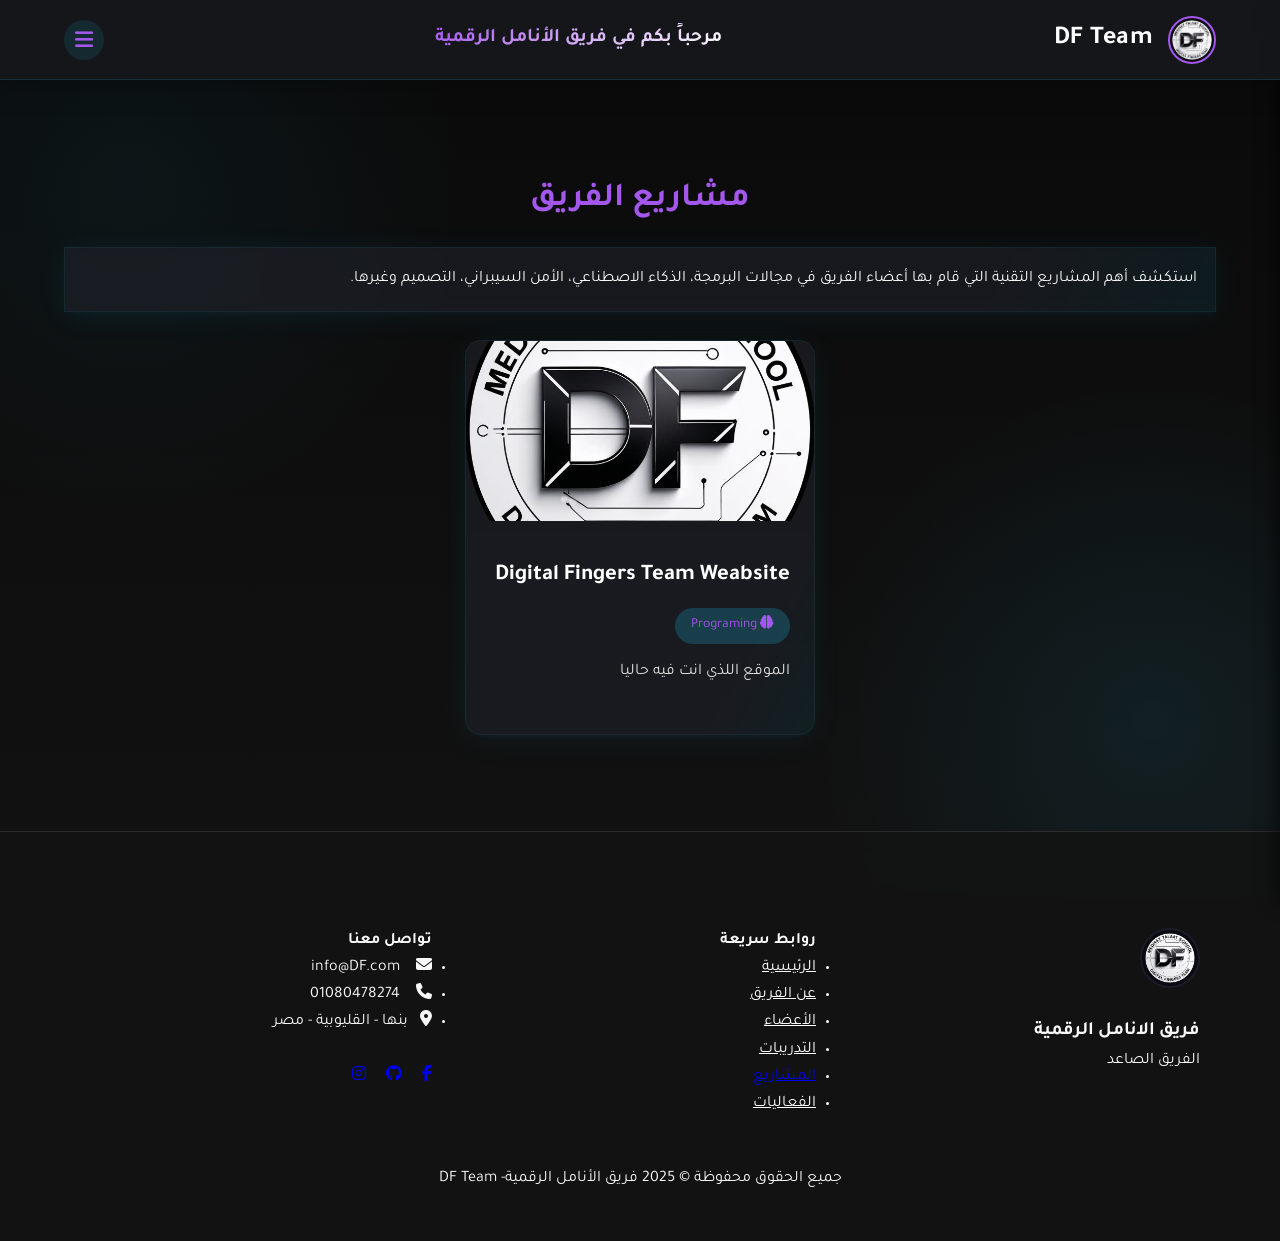
<file: projects.html>
<!DOCTYPE html>
<html lang="ar" dir="rtl">

<head>
  <meta charset="UTF-8">
  <meta name="viewport" content="width=device-width, initial-scale=1.0">
  <title>مشاريع الفريق | فريق الأنامل الرقمية</title>
  <link rel="stylesheet" href="https://fonts.googleapis.com/css2?family=Tajawal:wght@400;700;900&display=swap">
  <link rel="stylesheet" href="https://cdnjs.cloudflare.com/ajax/libs/font-awesome/6.4.2/css/all.min.css">
  <link rel="stylesheet" href="static/css/style.css">
  <link rel="icon" type="image/x-icon" href="image/logo.png">
</head>

<body>
  <!-- خلفية متحركة ناعمة -->
  <div class="background-animated"></div>

  <!-- القائمة الجانبية (مخفية على الجوال وتظهر بالزر) -->
  <aside class="side-nav" id="sideNav">
    <div class="side-nav-header">
      <img src="image/logo.png" alt="شعار" class="nav-logo">
      <span class="nav-close" id="closeNav"><i class="fas fa-times"></i></span>
    </div>
    <nav class="side-nav-links">
      <a href="index.html"><i class="fas fa-home"></i> الرئيسية</a>
      <a href="about.html"><i class="fas fa-users"></i> عن الفريق</a>
      <a href="history.html"><i class="fas fa-clock-rotate-left"></i> تاريخ الفريق</a>
      <a href="members.html"><i class="fas fa-address-book"></i> الأعضاء</a>
      <a href="trainings.html"><i class="fas fa-chalkboard-teacher"></i> التدريبات</a>

      <a href="projects.html" class="active"><i class="fas fa-rocket"></i> المشاريع</a>
      <a href="announcements.html"><i class="fas fa-bell"></i> الإعلانات</a>
      <a href="events.html"><i class="fas fa-calendar-check"></i> الفعاليات</a>
      <a href="resources.html"><i class="fas fa-book"></i> الموارد</a>
      <a href="faq.html"><i class="fas fa-question"></i> الأسئلة الشائعة</a>

    </nav>
    <div class="side-nav-footer">
      <div class="side-social">
        <a href="https://www.facebook.com/share/1ErivsfJZ6/" target="_blank"><i class="fab fa-facebook-f"></i></a>
        <a href="https://github.com/Digital-Fingers-Team" target="_blank"><i class="fab fa-github"></i></a>
        <a href="#" target="_blank"><i class="fab fa-instagram"></i></a>
      </div>
      <div class="side-nav-copyright">
        &copy; 2025 فريق الانامل الرقمية | DF Team
      </div>
    </div>
  </aside>
  <div class="overlay" id="navOverlay"></div>

  <!-- ترويسة -->
  <header class="main-header">
    <div class="header-left">
      <img src="image/logo.png" alt="شعار" class="logo">
      <span class="brand-name">DF Team</span>
    </div>
    <div class="header-center">
      <span class="welcome-message">مرحباً بكم أعضاء وقائد فريق الأنامل الرقمية</span>
    </div>
    <div class="header-right">
      <a href="#" class="header-link header-menu-btn" id="menuBtn"><i class="fas fa-bars"></i></a>
    </div>
  </header>
  </div>
  </aside>
  <div class="overlay" id="navOverlay"></div>
  <main class="container">
    <section style="margin-top: 60px;">
      <h1 class="section-title">مشاريع الفريق</h1>
      <div class="glass" style="padding: 18px; margin-bottom: 28px;">
        <p>استكشف أهم المشاريع التقنية التي قام بها أعضاء الفريق في مجالات البرمجة، الذكاء الاصطناعي، الأمن السيبراني،
          التصميم وغيرها.</p>
      </div>
      <div style="display: flex; flex-wrap: wrap; gap: 20px; justify-content: center;">
        <!--<div class="training-card glass" style="max-width:350px;">
          <img src="image/download%20(12).jpeg" alt="مشروع" class="training-img">
          <div class="training-info">
            <h3>Digital Twin</h3>
            <span class="training-date"><i class="fas fa-code"></i> Programing </span>
            <p>هو مشروع تعليمي مبتكر يهدف لتطوير التعليم في مصر عبر دمج التكنولوجيا بالفصول من خلال مستشعرات Arduino
              وفصل ثلاثي الأبعاد على المنصة.</p>
            <a href="#" class="btn btn-xs">عرض التفاصيل</a>
          </div>
        </div>-->
        <div class="training-card glass" style="max-width:350px;">
          <img src="image/logo.png" alt="مشروع" class="training-img">
          <div class="training-info">
            <h3>Digital Fingers Team Weabsite</h3>
            <span class="training-date"><i class="fas fa-brain"></i> Programing</span>
            <p>الموقع اللذي انت فيه حاليا</p>
            
          </div>
        </div>
      </div>
    </section>
  </main>
  <!-- تذييل -->
  <footer class="main-footer">
    <div class="footer-content container">
      <div class="footer-col">
        <img src="image/logo.png" alt="شعار" class="footer-logo">
        <h3> فريق الانامل الرقمية </h3>
        <p>الفريق الصاعد</p>
      </div>
      <div class="footer-col">
        <h4>روابط سريعة</h4>
        <ul>
          <li><a href="index.html" style="color: white;">الرئيسية</a></li>
          <li><a href="about.html" style="color: white;">عن الفريق</a></li>
          <li><a href="members.html" style="color: white;">الأعضاء</a></li>
          <li><a href="trainings.html" style="color: white;">التدريبات</a></li>
          <li><a href="projects.html">المشاريع</a></li>
          <li><a href="events.html" style="color: white;">الفعاليات</a></li>
        </ul>
      </div>
      <div class="footer-col">
        <h4>تواصل معنا</h4>
        <ul>
          <li><i class="fas fa-envelope">&nbsp; &nbsp;</i> info@DF.com</li>
          <li><i class="fas fa-phone">&nbsp; &nbsp;</i> 01080478274</li>
          <li><i class="fas fa-map-marker-alt">&nbsp; &nbsp;</i>بنها - القليوبية - مصر</li>
        </ul>
        <br>
        <div class="footer-social">
          <a href="https://www.facebook.com/share/1ErivsfJZ6/" target="_blank"><i class="fab fa-facebook-f"></i></a>
          &nbsp; &nbsp;
          <a href="https://github.com/Digital-Fingers-Team" target="_blank"><i class="fab fa-github"></i></a>
          &nbsp; &nbsp;
          <a href="#" target="_blank"><i class="fab fa-instagram"></i></a>
        </div>
      </div>
    </div>
    <div class="footer-bottom">
      جميع الحقوق محفوظة © 2025 فريق الأنامل الرقمية- DF Team
    </div>
  </footer>
  <script src="static/js/scripts.js"></script>
</body>

</html>
</file>
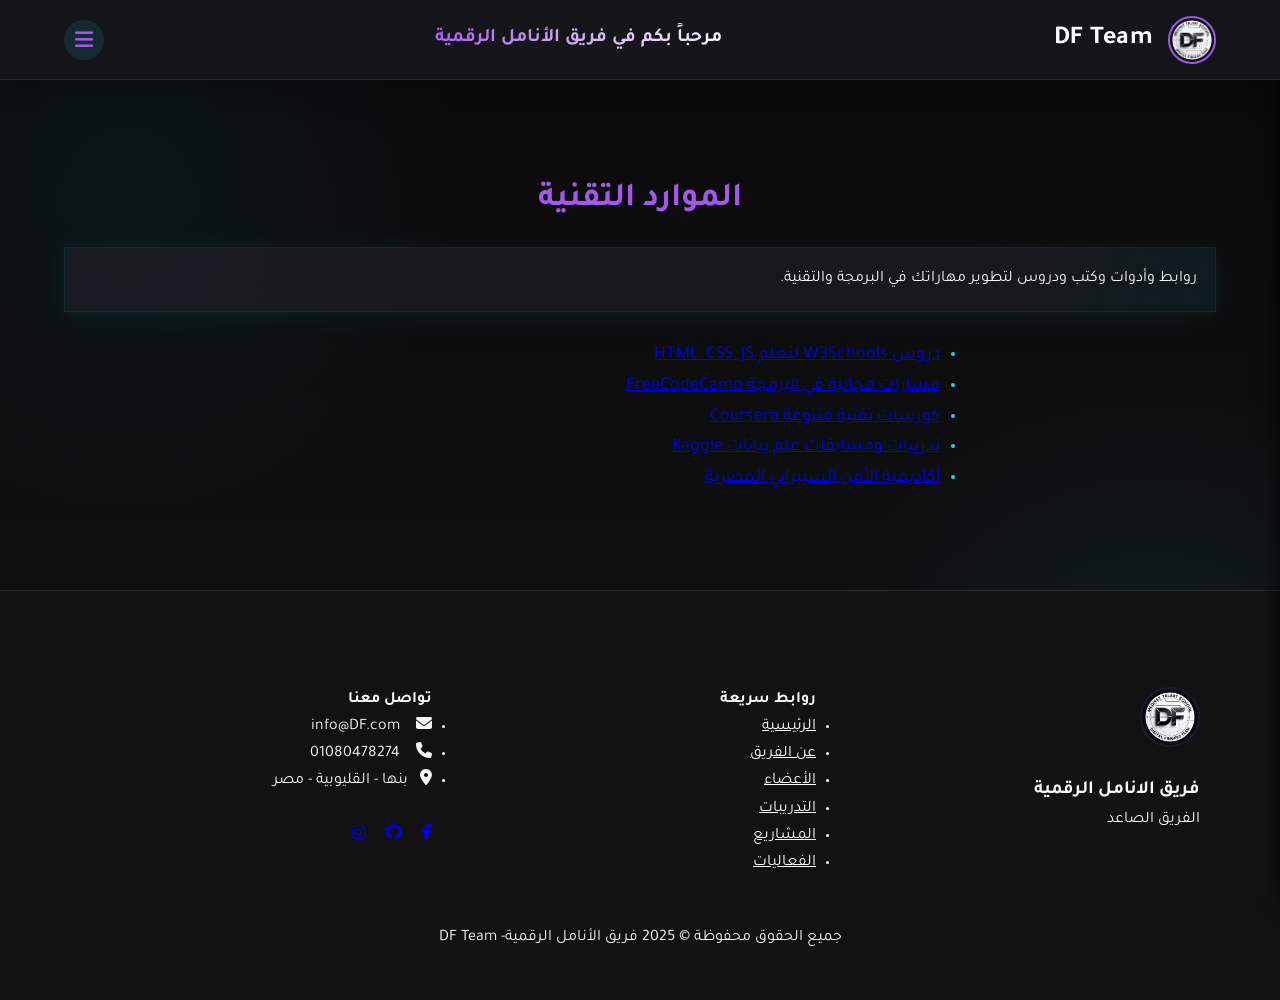
<file: resources.html>
<!DOCTYPE html>
<html lang="ar" dir="rtl">

<head>
  <meta charset="UTF-8">
  <meta name="viewport" content="width=device-width, initial-scale=1.0">
  <title>موارد الفريق | فريق الأنامل الرقمية</title>
  <link rel="stylesheet" href="https://fonts.googleapis.com/css2?family=Tajawal:wght@400;700;900&display=swap">
  <link rel="stylesheet" href="https://cdnjs.cloudflare.com/ajax/libs/font-awesome/6.4.2/css/all.min.css">
  <link rel="stylesheet" href="static/css/style.css">
  <link rel="icon" type="image/x-icon" href="image/logo.png">
</head>

<body>
  <!-- خلفية متحركة ناعمة -->
  <div class="background-animated"></div>

  <!-- القائمة الجانبية (مخفية على الجوال وتظهر بالزر) -->
  <aside class="side-nav" id="sideNav">
    <div class="side-nav-header">
      <img src="image/logo.png" alt="شعار" class="nav-logo">
      <span class="nav-close" id="closeNav"><i class="fas fa-times"></i></span>
    </div>
    <nav class="side-nav-links">
      <a href="index.html"><i class="fas fa-home"></i> الرئيسية</a>
      <a href="about.html"><i class="fas fa-users"></i> عن الفريق</a>
      <a href="history.html"><i class="fas fa-clock-rotate-left"></i> تاريخ الفريق</a>
      <a href="members.html"><i class="fas fa-address-book"></i> الأعضاء</a>
      <a href="trainings.html"><i class="fas fa-chalkboard-teacher"></i> التدريبات</a>

      <a href="projects.html"><i class="fas fa-rocket"></i> المشاريع</a>
      <a href="announcements.html"><i class="fas fa-bell"></i> الإعلانات</a>
      <a href="events.html"><i class="fas fa-calendar-check"></i> الفعاليات</a>
      <a href="resources.html" class="active"><i class="fas fa-book"></i> الموارد</a>
      <a href="faq.html"><i class="fas fa-question"></i> الأسئلة الشائعة</a>

    </nav>
    <div class="side-nav-footer">
      <div class="side-social">
        <a href="https://www.facebook.com/share/1ErivsfJZ6/" target="_blank"><i class="fab fa-facebook-f"></i></a>
        <a href="https://github.com/Digital-Fingers-Team" target="_blank"><i class="fab fa-github"></i></a>
        <a href="#" target="_blank"><i class="fab fa-instagram"></i></a>
      </div>
      <div class="side-nav-copyright">
        &copy; 2025 فريق الانامل الرقمية | DF Team
      </div>
    </div>
  </aside>
  <div class="overlay" id="navOverlay"></div>

  <!-- ترويسة -->
  <header class="main-header">
    <div class="header-left">
      <img src="image/logo.png" alt="شعار" class="logo">
      <span class="brand-name">DF Team</span>
    </div>
    <div class="header-center">
      <span class="welcome-message">مرحباً بكم أعضاء وقائد فريق الأنامل الرقمية</span>
    </div>
    <div class="header-right">
      <a href="#" class="header-link header-menu-btn" id="menuBtn"><i class="fas fa-bars"></i></a>
    </div>
  </header>
  <main class="container">
    <section style="margin-top: 60px;">
      <h1 class="section-title">الموارد التقنية</h1>
      <div class="glass" style="padding: 18px; margin-bottom: 28px;">
        <p>روابط وأدوات وكتب ودروس لتطوير مهاراتك في البرمجة والتقنية.</p>
      </div>
      <ul style="max-width:600px; margin:auto; color:#1fd0ff; font-size:1.13em;">
        <li><a href="https://www.w3schools.com/" target="_blank">دروس W3Schools لتعلم HTML, CSS, JS</a></li>
        <li><a href="https://www.freecodecamp.org/" target="_blank">مسارات مجانية في البرمجة FreeCodeCamp</a></li>
        <li><a href="https://www.coursera.org/" target="_blank">كورسات تقنية متنوعة Coursera</a></li>
        <li><a href="https://www.kaggle.com/" target="_blank">تدريبات ومسابقات علم بيانات Kaggle</a></li>
        <li><a href="https://cyberacademy.eg/" target="_blank">أكاديمية الأمن السيبراني المصرية</a></li>
      </ul>
    </section>
  </main>
  <!-- تذييل -->
  <footer class="main-footer">
    <div class="footer-content container">
      <div class="footer-col">
        <img src="image/logo.png" alt="شعار" class="footer-logo">
        <h3> فريق الانامل الرقمية </h3>
        <p>الفريق الصاعد</p>
      </div>
      <div class="footer-col">
        <h4>روابط سريعة</h4>
        <ul>
          <li><a href="index.html" style="color: white;">الرئيسية</a></li>
          <li><a href="about.html" style="color: white;">عن الفريق</a></li>
          <li><a href="members.html" style="color: white;">الأعضاء</a></li>
          <li><a href="trainings.html" style="color: white;">التدريبات</a></li>
          <li><a href="projects.html" style="color: white;">المشاريع</a></li>
          <li><a href="events.html" style="color: white;">الفعاليات</a></li>
        </ul>
      </div>
      <div class="footer-col">
        <h4>تواصل معنا</h4>
        <ul>
          <li><i class="fas fa-envelope">&nbsp; &nbsp;</i> info@DF.com</li>
          <li><i class="fas fa-phone">&nbsp; &nbsp;</i> 01080478274</li>
          <li><i class="fas fa-map-marker-alt">&nbsp; &nbsp;</i>بنها - القليوبية - مصر</li>
        </ul>
        <br>
        <div class="footer-social">
          <a href="https://www.facebook.com/share/1ErivsfJZ6/" target="_blank"><i class="fab fa-facebook-f"></i></a>
          &nbsp; &nbsp;
          <a href="https://github.com/Digital-Fingers-Team" target="_blank"><i class="fab fa-github"></i></a>
          &nbsp; &nbsp;
          <a href="#" target="_blank"><i class="fab fa-instagram"></i></a>
        </div>
      </div>
    </div>
    <div class="footer-bottom">
      جميع الحقوق محفوظة © 2025 فريق الأنامل الرقمية- DF Team
    </div>
    <script src="static/js/scripts.js"></script>
</body>

</html>
</file>
<file: static/css/style.css>
/* ===== VARIABLES ===== */
:root {
   --primary: #a457ec;       /* Vibrant purple */
  --primary-dark: #ffffff;  /* Dark purple */
  --dark-1: #0a0a0a;        /* Near black */
  --dark-2: #121212;        /* Dark gray */
  --light-1: #ffffff;       /* White */
  --light-2: #f8f8f8;       /* Off-white */
  --gray-1: #e0e0e0;        /* Light gray */
  --gray-2: #a0a0a0;        /* Medium gray */
  --glass: rgba(30, 30, 40, 0.7);        /* Dark glass effect */
  --glass-light: rgba(255, 255, 255, 0.1); /* Light glass effect */
  --text-primary: #f0f0f0;  /* Light text */
  --text-secondary: #d8bfd8;/* Light purple for secondary text */
  --border-color: #4B0082;  /* Purple border */
  --border-dark: #3A2152;   /* Dark border */
  --bg-primary: #0f0f18;    /* Dark background */
  --bg-secondary: #1a1a24;  /* Slightly lighter dark background */
  --primary-color: #1c1b28; /* Dark purple-ish */
  --secondary-color: #421642; /* Light purple */
  --text-light: #f7f7f7;    /* Light text */
  --text-dark: #0a0a0a;     /* Dark text */
  --gray-light: #d0d0d0;    /* Light gray */
  --dark-bg: #0a0a12;       /* Very dark background */
}

/* ===== BASE STYLES ===== */
* {
  margin: 0;
  padding: 0;
  box-sizing: border-box;
  scroll-behavior: smooth;
}

body {
  font-family: 'Tajawal', -apple-system, BlinkMacSystemFont, sans-serif;
  background-color: var(--dark-1);
  color: var(--light-2);
  direction: rtl;
  min-height: 100vh;
  line-height: 1.7;
  overflow-x: hidden;
}

/* ===== ANIMATIONS ===== */
@keyframes bg-move {
  0% {
    background-position: 10% 20%, 90% 80%;
  }

  100% {
    background-position: 15% 25%, 85% 75%;
  }
}

@keyframes float-particle {
  to {
    transform: translateY(-100vh);
  }
}

@keyframes logo-float {

  0%,
  100% {
    transform: translateY(0) rotate(0deg);
  }

  50% {
    transform: translateY(-15px) rotate(2deg);
  }
}

@keyframes logo-glow {

  0%,
  100% {
    box-shadow: 0 0 50px rgba(218, 31, 255, 0.658);
    filter: brightness(1);
  }

  50% {
        box-shadow: 0 0 50px rgb(227 31 255 / 30%);
    filter: brightness(1.1);
  }
}

@keyframes logo-pulse {

  0%,
  100% {
    transform: scale(1);
  }

  50% {
    transform: scale(1.05);
  }
}

@keyframes text-pulse {

  0%,
  100% {
    transform: scale(1);
  }

  50% {
    transform: scale(1.05);
  }
}

@keyframes underline-grow {
  from {
    width: 0;
  }

  to {
    width: 100%;
  }
}

@keyframes pulse {
  0% {
    transform: scale(0.95);
    opacity: 0.7;
  }

  70% {
    transform: scale(1.1);
    opacity: 0.3;
  }

  100% {
    transform: scale(0.95);
    opacity: 0.7;
  }
}

@keyframes rotate-light {
  0% {
    transform: rotate(0deg);
  }

  100% {
    transform: rotate(360deg);
  }
}

@keyframes numberPulse {

  0%,
  100% {
    transform: scale(1);
  }

  50% {
    transform: scale(1.1);
  }
}

@keyframes statEntrance {
  from {
    opacity: 0;
    transform: translateY(50px);
  }

  to {
    opacity: 1;
    transform: translateY(0);
  }
}

@keyframes cardEntrance {
  from {
    opacity: 0;
    transform: translateY(50px) rotateX(30deg);
  }

  to {
    opacity: 1;
    transform: translateY(0) rotateX(0);
  }
}

@keyframes testimonialEntrance {
  from {
    opacity: 0;
    transform: translateX(50px);
  }

  to {
    opacity: 1;
    transform: translateX(0);
  }
}

@keyframes floatCard {

  0%,
  100% {
    transform: translateY(0);
  }

  50% {
    transform: translateY(-15px);
  }
}

@keyframes glowPulse {

  0%,
  100% {
    box-shadow: 0 5px 15px rgba(31, 208, 255, 0.3);
  }

  50% {
    box-shadow: 0 10px 30px rgba(31, 208, 255, 0.6);
  }
}

@keyframes slideIn {
  from {
    opacity: 0;
    transform: translateY(50px);
  }

  to {
    opacity: 1;
    transform: translateY(0);
  }
}

@keyframes text-rotation {
  to {
    rotate: 360deg;
  }
}

/* ===== BACKGROUND & PARTICLES ===== */
.background-animated {
  position: fixed;
  top: 0;
  left: 0;
  width: 100%;
  height: 100%;
  z-index: -2;
  background: radial-gradient(circle at 10% 20%, rgba(31, 208, 255, 0.05) 0%, transparent 25%),
    radial-gradient(circle at 90% 80%, rgba(31, 208, 255, 0.08) 0%, transparent 25%),
    linear-gradient(to bottom, var(--dark-1), var(--dark-2));
  animation: bg-move 20s infinite alternate;
}

.particles {
  position: fixed;
  top: 0;
  left: 0;
  width: 100%;
  height: 100%;
  z-index: -1;
  overflow: hidden;
}

.particle {
  position: absolute;
  background: rgba(31, 208, 255, 0.3);
  border-radius: 50%;
  animation: float-particle linear infinite;
}

/* ===== LAYOUT ===== */
.container {
  width: 90%;
  max-width: 1200px;
  margin: 0 auto;
  padding: 2rem 0;
  position: relative;
  z-index: 2;
}

/* ===== HEADER ===== */
.main-header {
  background: rgba(20, 22, 30, 0.98);
  backdrop-filter: blur(12px);
  -webkit-backdrop-filter: blur(12px);
  padding: 0 5%;
  height: 80px;
  display: flex;
  align-items: center;
  justify-content: space-between;
  position: sticky;
  top: 0;
  z-index: 1000;
  border-bottom: 1px solid rgba(31, 208, 255, 0.15);
  box-shadow: 0 4px 30px rgba(0, 0, 0, 0.25);
  transition: all 0.3s ease-out;
}

.main-header.scrolled {
  height: 65px;
  box-shadow: 0 2px 20px rgba(0, 0, 0, 0.3);
}

.header-left {
  display: flex;
  align-items: center;
  gap: 15px;
}

.logo {
  width: 48px;
  height: 48px;
  border-radius: 50%;
  border: 2px solid var(--primary);
  padding: 2px;
  background: var(--dark-bg);
  transition: all 0.3s ease;
  animation: logo-pulse 6s infinite ease-in-out;
}

.logo:hover {
  animation: logo-pulse 3s infinite ease-in-out;
  box-shadow: 0 0 20px rgba(31, 208, 255, 0.4);
}

.brand-name {
  color: var(--light-1);
  font-weight: 700;
  font-size: 1.6rem;
  letter-spacing: 0.5px;
  position: relative;
}

.brand-name span {
  color: var(--primary);
  position: relative;
}

.brand-name span::after {
  content: '';
  position: absolute;
  bottom: -3px;
  right: 0;
  width: 100%;
  height: 2px;
  background: var(--primary);
  transform: scaleX(0);
  transform-origin: right;
  transition: transform 0.3s ease;
}

.brand-name:hover span::after {
  transform: scaleX(1);
  transform-origin: left;
}

.header-center {
  flex: 1;
  display: flex;
  justify-content: center;
  align-items: center;
}

.welcome-message {
  color: var(--primary);
  font-size: 1.2rem;
  font-weight: 600;
  text-align: center;
  background: linear-gradient(135deg, var(--primary), var(--primary-dark));
  -webkit-background-clip: text;
  -webkit-text-fill-color: transparent;
  background-clip: text;
}

.header-right {
  display: flex;
  align-items: center;
  gap: 20px;
}

.header-link {
  color: var(--text-primary);
  text-decoration: none;
  font-weight: 600;
  font-size: 1.1rem;
  padding: 8px 15px;
  border-radius: 6px;
  transition: all 0.3s ease;
  position: relative;
}

.header-link::before {
  content: '';
  position: absolute;
  bottom: 0;
  right: 0;
  width: 0;
  height: 2px;
  background: var(--primary);
  transition: width 0.3s ease;
}

.header-link:hover {
  color: var(--light-1);
}

.header-link:hover::before {
  width: 100%;
  left: 0;
}

.header-link.active {
  color: var(--primary);
  font-weight: 700;
}

.header-link.active::before {
  width: 100%;
  left: 0;
}

.toggle-theme-btn {
  background: rgba(31, 208, 255, 0.1);
  border: none;
  color: var(--primary);
  width: 40px;
  height: 40px;
  border-radius: 50%;
  display: flex;
  align-items: center;
  justify-content: center;
  cursor: pointer;
  transition: all 0.3s ease;
}

.toggle-theme-btn:hover {
  background: rgba(31, 208, 255, 0.2);
  color: var(--light-1);
  transform: rotate(30deg);
}

.header-menu-btn {
  display: flex;
  align-items: center;
  justify-content: center;
  background: rgba(31, 208, 255, 0.1);
  border: none;
  color: var(--primary);
  width: 40px;
  height: 40px;
  border-radius: 50%;
  font-size: 1.3rem;
  cursor: pointer;
  transition: all 0.3s ease;
}

.header-menu-btn:hover {
  background: rgba(31, 208, 255, 0.2);
  color: var(--light-1);
}

/* ===== SIDE NAVIGATION ===== */
.side-nav {
  position: fixed;
  top: 0;
  right: -300px;
  width: 300px;
  max-width: 85vw;
  height: 100vh;
  background: #17181cdd;
  box-shadow: -2px 0 18px rgba(0, 0, 0, 0.67);
  z-index: 200;
  display: flex;
  flex-direction: column;
  transition: right 0.28s cubic-bezier(0.8, 0, 0.2, 1);
  overflow-y: auto;
}

.side-nav.open {
  right: 0;
}

.side-nav-header {
  display: flex;
  align-items: center;
  justify-content: space-between;
  padding: 18px 18px 6px 10px;
  border-bottom: 1px solid #27293c;
}

.nav-logo {
  width: 48px;
  border-radius: 50%;
}

.nav-close {
  font-size: 2rem;
  color: var(--primary);
  cursor: pointer;
}

.side-nav-links {
  display: flex;
  flex-direction: column;
  gap: 10px;
  padding: 16px 10px 0 10px;
}

.side-nav-links a {
  color: #f3f6fa;
  text-decoration: none;
  font-size: 1.13rem;
  padding: 8px 14px;
  border-radius: 7px;
  font-weight: 600;
  display: flex;
  align-items: center;
  gap: 9px;
  transition: background 0.16s;
}

.side-nav-links a.active,
.side-nav-links a:hover {
  background: rgba(31, 208, 255, 0.133);
  color: var(--primary);
}

.side-nav-footer {
  margin-top: auto;
  padding: 12px 10px 10px 10px;
  border-top: 1px solid #23243a;
  display: flex;
  flex-direction: column;
  align-items: center;
}

.side-social a {
  color: var(--primary);
  font-size: 1.3rem;
  margin: 0 4px;
  transition: color 0.16s;
}

.side-social a:hover {
  color: var(--light-1);
}

.side-nav-copyright {
  color: rgba(255, 255, 255, 0.533);
  font-size: 0.92em;
  margin-top: 8px;
}

.overlay {
  display: none;
  position: fixed;
  inset: 0;
  background: rgba(0, 0, 0, 0.5);
  z-index: 160;
  transition: opacity 0.3s ease;
  cursor: pointer;
}

.overlay.open {
  display: block;
  opacity: 1;
}

/* ===== HERO SECTION ===== */
.hero-section {
  display: flex;
  align-items: center;
  justify-content: space-between;
  min-height: 80vh;
  padding: 2rem 0;
}

.hero-content {
  flex: 1;
  padding: 2rem;
}

.hero-title {
  color: var(--text-light);
  font-size: 3rem;
  margin-bottom: 1.5rem;
  position: relative;
  line-height: 1.3;
}

.hero-title span {
  color: var(--primary-color);
  display: inline-block;
  animation: text-pulse 3s infinite;
}

.hero-title::after {
  content: '';
  position: absolute;
  bottom: -10px;
  right: 0;
  width: 100%;
  height: 3px;
  background: linear-gradient(to left,#e860f5, transparent);
  animation: underline-grow 1.5s ease-out forwards;
}

.hero-desc {
  color: var(--gray-light);
  font-size: 1.2rem;
  margin-bottom: 2rem;
  max-width: 600px;
}

.hero-image {
  flex: 1;
  text-align: center;
  position: relative;
}

.hero-image img {
  width: 280px;
  height: 280px;
  border-radius: 50%;
  border: 3px solid var(--primary-color);
  object-fit: cover;
  animation: logo-float 6s ease-in-out infinite, logo-glow 4s ease-in-out infinite;
  transition: all 0.5s;
  background: var(--dark-bg);
  box-shadow: 0 0 30px rgba(31, 208, 255, 0.2), 0 0 60px rgba(31, 208, 255, 0.1);
}

.hero-image::before {
  content: '';
  position: absolute;
  width: 300px;
  height: 300px;
  border-radius: 50%;
  background: radial-gradient(circle, rgba(31, 208, 255, 0.1) 0%, transparent 70%);
  animation: pulse 4s infinite;
  z-index: -1;
}

/* ===== BUTTONS ===== */
.btn {
  display: inline-block;
  padding: 0.8rem 2rem;
  border-radius: 2rem;
  font-weight: 700;
  text-decoration: none;
  transition: all 0.3s ease;
  margin: 0.5rem;
  text-align: center;
  position: relative;
  overflow: hidden;
  z-index: 1;
}

.btn-primary {
  background: linear-gradient(135deg, var(--primary-color), var(--secondary-color));
  color: var(--text-dark);
  box-shadow: 0 4px 15px rgb(252, 97, 255);
}

.btn-outline {
  border: 2px solid var(--primary-color);
  color: var(--primary-color);
  background: transparent;
  background: rgba(31, 208, 255, 0.1);
  color: var(--text-light);
    transform: translateY(-3px);
  box-shadow: 0 10px 25px rgba(185, 7, 221, 0.4);
}

.btn-primary:hover {
    box-shadow: 0 4px 15px rgb(255, 244, 255);
}



.btn-block {
  display: block;
  width: 100%;
  padding: 12px;
  font-size: 1rem;
}

/* ===== STATS SECTION ===== */
.stats-section {
  display: flex;
  justify-content: center;
  gap: 2rem;
  flex-wrap: wrap;
  padding: 3rem 0;
  position: relative;
}

.stat-card {
  flex: 1;
  min-width: 200px;
  max-width: 250px;
  background: rgba(20, 25, 35, 0.7);
  backdrop-filter: blur(10px);
  border-radius: 16px;
  padding: 2rem 1.5rem;
  text-align: center;
  border: 1px solid rgba(31, 208, 255, 0.15);
  box-shadow: 0 8px 32px rgba(0, 0, 0, 0.2);
  transition: all 0.5s cubic-bezier(0.25, 0.8, 0.25, 1);
  position: relative;
  overflow: hidden;
}

.stat-card::before {
  content: '';
  position: absolute;
  top: -50%;
  left: -50%;
  width: 200%;
  height: 200%;
  background: radial-gradient(circle, rgba(31, 208, 255, 0.1) 0%, transparent 70%);
  animation: rotate-light 15s linear infinite;
  z-index: -1;
}

.stat-number {
  font-size: 3.5rem;
  font-weight: 800;
  color: var(--primary);
  margin-bottom: 0.5rem;
  position: relative;
  display: inline-block;
}

.stat-number::after {
  content: '+';
  position: absolute;
  top: 0;
  left: -15px;
  color: var(--primary);
  opacity: 0;
  transform: translateY(-10px);
  transition: all 0.3s ease;
}

.stat-card:hover .stat-number::after {
  opacity: 1;
  transform: translateY(0);
}

.stat-title {
  font-size: 1.2rem;
  color: var(--light-1);
  margin-bottom: 0.8rem;
}

.stat-subtitle {
  font-size: 0.9rem;
  color: var(--gray-1);
  display: flex;
  align-items: center;
  justify-content: center;
  gap: 0.5rem;
}

.stat-icon {
  font-size: 1.2rem;
  color: var(--primary);
}

.stat-card:hover {
  transform: translateY(-10px) scale(1.03);
  box-shadow: 0 15px 45px rgba(31, 208, 255, 0.25);
  border-color: rgba(31, 208, 255, 0.3);
}

.stat-card:hover .stat-number {
  animation: numberPulse 1s ease-in-out;
}

.stat-card {
  animation: statEntrance 0.8s ease-out forwards;
  animation-delay: calc(var(--order) * 0.1s);
  opacity: 0;
}

/* ===== LEADER CARD ===== */
.leader-card {
  max-width: 340px;
  margin: 2rem auto;
  padding: 2rem;
  border-radius: 20px;
  background: var(--glass);
  backdrop-filter: blur(10px);
  border: 1px solid rgba(31, 208, 255, 0.2);
  box-shadow: 0 10px 30px rgba(0, 0, 0, 0.2);
  text-align: center;
  position: relative;
  overflow: hidden;
  transition: all 0.5s cubic-bezier(0.25, 0.8, 0.25, 1);
  z-index: 1;
}

.leader-card::before {
  content: '';
  position: absolute;
  top: -50%;
  left: -50%;
  width: 200%;
  height: 200%;
  background: radial-gradient(circle, rgba(31, 208, 255, 0.1) 0%, transparent 70%);
  animation: rotate-light 15s linear infinite;
  z-index: -1;
}

.leader-img {
  width: 120px;
  height: 120px;
  border-radius: 50%;
  object-fit: cover;
  border: 3px solid var(--primary);
  box-shadow: 0 0 25px rgba(31, 208, 255, 0.4);
  margin: 0 auto 1.5rem;
  transition: all 0.4s ease;
  position: relative;
  z-index: 2;
}

.leader-img:hover {
  transform: translateY(-5px) scale(1.05);
  box-shadow: 0 0 35px rgba(31, 208, 255, 0.6);
}

.leader-info {
  margin-bottom: 1.5rem;
  position: relative;
  z-index: 2;
}

.leader-info h3 {
  color: var(--light-1);
  font-size: 1.6rem;
  margin-bottom: 0.5rem;
  transition: all 0.3s ease;
}

.leader-role {
  display: inline-block;
  background: rgba(31, 208, 255, 0.2);
  padding: 0.5rem 1.2rem;
  border-radius: 20px;
  font-size: 0.9rem;
  font-weight: 600;
  letter-spacing: 0.5px;
  transition: all 0.3s ease;
  transform: translateY(-8px);
  box-shadow: 0 15px 40px rgba(31, 208, 255, 0.25);
  border-color: rgba(31, 208, 255, 0.4);
}

.leader-card .leader-info h3 {
  color: var(--primary);
  text-shadow: 0 0 10px rgba(31, 208, 255, 0.3);
}

.leader-card .leader-role {
  background: rgba(31, 208, 255, 0.3);
  transform: scale(1.05);
}

.leader-card .btn {
  padding: 0.6rem 1.5rem;
  font-size: 0.9rem;
  position: relative;
  z-index: 2;
  transition: all 0.3s ease;
    background: var(--primary);
  color: var(--dark-1);
  box-shadow: 0 0 20px rgba(31, 208, 255, 0.5);
}



/* ===== SERVICES SECTION ===== */
.services-section {
  margin-top: 45px;
}

.services-grid {
  display: flex;
  gap: 30px;
  flex-wrap: wrap;
  justify-content: center;
}

.service-card {
  flex: 1 1 210px;
  min-width: 190px;
  padding: 22px 15px;
  border-radius: 18px;
  text-align: center;
  margin: 10px;
}

.service-icon {
  font-size: 2.3rem;
  color: var(--primary);
  margin-bottom: 14px;
}

/* ===== TRAININGS SECTION ===== */
.trainings-section {
  padding: 4rem 0;
  position: relative;
}

.trainings-grid {
  display: grid;
  grid-template-columns: repeat(auto-fill, minmax(300px, 1fr));
  gap: 2rem;
  margin-top: 2rem;
  max-width: 900px;
  margin-left: auto;
  margin-right: auto;
}

.training-card {
  background: var(--glass);
  backdrop-filter: blur(10px);
  border-radius: 16px;
  overflow: hidden;
  border: 1px solid rgba(31, 208, 255, 0.1);
  box-shadow: 0 8px 32px rgba(0, 0, 0, 0.2);
  transition: all 0.5s cubic-bezier(0.25, 0.8, 0.25, 1);
  transform-style: preserve-3d;
  position: relative;
  z-index: 1;
}

.training-card::before {
  content: '';
  position: absolute;
  top: 0;
  left: 0;
  width: 100%;
  height: 100%;
  background: linear-gradient(135deg, rgba(31, 208, 255, 0.05) 0%, transparent 50%, rgba(31, 208, 255, 0.05) 100%);
  z-index: -1;
  opacity: 0;
  transition: opacity 0.4s ease;
}

.training-img {
  width: 100%;
  height: 180px;
  object-fit: cover;
  transition: all 0.5s ease;
  position: relative;
}

.training-img::after {
  content: '';
  position: absolute;
  top: 0;
  left: 0;
  width: 100%;
  height: 100%;
  background: linear-gradient(to top, rgba(10, 12, 18, 0.7), transparent);
  opacity: 0;
  transition: opacity 0.4s ease;
}

.training-info {
  padding: 1.5rem;
  position: relative;
}

.training-date {
  display: inline-block;
  background: rgba(31, 208, 255, 0.2);
  color: var(--primary);
  padding: 0.4rem 1rem;
  border-radius: 20px;
  font-size: 0.85rem;
  margin-bottom: 1rem;
  transition: all 0.3s ease;
}

.training-card h3 {
  color: var(--light-1);
  font-size: 1.4rem;
  margin-bottom: 0.8rem;
  transition: all 0.3s ease;
}

.training-card p {
  color: var(--gray-1);
  margin-bottom: 1.5rem;
  line-height: 1.6;
}

.training-link {
  display: inline-flex;
  align-items: center;
  color: var(--primary);
  text-decoration: none;
  font-weight: 600;
  transition: all 0.3s ease;
}

.training-link i {
  margin-right: 0.5rem;
  transition: transform 0.3s ease;
}

.training-card:hover {
  transform: translateY(-10px) rotateX(5deg);
  box-shadow: 0 15px 45px rgba(31, 208, 255, 0.25);
  border-color: rgba(31, 208, 255, 0.3);
}

.training-card:hover::before {
  opacity: 1;
}

.training-card:hover .training-img {
  transform: scale(1.05);
}

.training-card:hover .training-img::after {
  opacity: 1;
}

.training-card:hover .training-date {
  background: rgba(31, 208, 255, 0.3);
  transform: translateY(-3px);
}

.training-card:hover h3 {
  color: var(--primary);
}

.training-card:hover .training-link {
  color: var(--light-1);
}

.training-card:hover .training-link i {
  transform: translateX(5px);
}

.training-card {
  animation: cardEntrance 0.8s ease-out forwards;
  animation-delay: calc(var(--order) * 0.1s);
  opacity: 0;
}

/* ===== TESTIMONIALS SECTION ===== */
.testimonials-section {
  padding: 5rem 0;
  position: relative;
  overflow: hidden;
}

.testimonials-section::before {
  content: '';
  position: absolute;
  top: 0;
  right: 0;
  width: 100%;
  height: 100%;
  background: radial-gradient(circle at 80% 50%, rgba(31, 208, 255, 0.05) 0%, transparent 40%);
  z-index: -1;
}

.testimonials-container {
  max-width: 1200px;
  margin: 0 auto;
  padding: 0 2rem;
}

.testimonials-title {
  text-align: center;
  font-size: 2.5rem;
  margin-bottom: 3rem;
  color: var(--light-1);
  position: relative;
  display: inline-block;
  left: 50%;
  transform: translateX(-50%);
}

.testimonials-title::after {
  content: '';
  position: absolute;
  bottom: -10px;
  right: 0;
  width: 70%;
  height: 3px;
  background: linear-gradient(to left, var(--primary), transparent);
  border-radius: 3px;
}

.testimonials-grid {
  display: flex;
  gap: 2rem;
  padding: 1rem;
  overflow-x: auto;
  scroll-snap-type: x mandatory;
  scrollbar-width: none;
}

.testimonials-grid::-webkit-scrollbar {
  display: none;
}

.testimonial-card {
  min-width: 320px;
  scroll-snap-align: start;
  background: var(--glass);
  backdrop-filter: blur(10px);
  border-radius: 16px;
  padding: 2rem;
  border: 1px solid rgba(31, 208, 255, 0.15);
  box-shadow: 0 10px 30px rgba(0, 0, 0, 0.2);
  transition: all 0.4s ease;
  position: relative;
  overflow: hidden;
}

.testimonial-card::before {
  content: '';
  position: absolute;
  top: 0;
  left: 0;
  width: 100%;
  height: 100%;
  background: linear-gradient(135deg, rgba(31, 208, 255, 0.03) 0%, transparent 50%, rgba(31, 208, 255, 0.03) 100%);
  z-index: -1;
}

.testimonial-content {
  font-size: 1.1rem;
  line-height: 1.8;
  color: var(--gray-1);
  margin-bottom: 1.5rem;
  position: relative;
  padding-bottom: 1.5rem;
}

.testimonial-content::before,
.testimonial-content::after {
  content: '"';
  font-size: 3rem;
  color: rgba(31, 208, 255, 0.2);
  position: absolute;
  font-family: serif;
}

.testimonial-content::before {
  top: -20px;
  right: -10px;
}

.testimonial-content::after {
  bottom: -40px;
  left: -10px;
}

.testimonial-author {
  display: flex;
  align-items: center;
  gap: 1rem;
}

.testimonial-author img {
  width: 60px;
  height: 60px;
  border-radius: 50%;
  object-fit: cover;
  border: 2px solid var(--primary);
  box-shadow: 0 0 20px rgba(31, 208, 255, 0.3);
  transition: all 0.3s ease;
}

.author-info {
  display: flex;
  flex-direction: column;
}

.author-name {
  font-size: 1.2rem;
  color: var(--light-1);
  margin-bottom: 0.3rem;
}

.author-role {
  font-size: 0.9rem;
  color: var(--primary);
}

.testimonial-rating {
  display: flex;
  gap: 0.3rem;
  margin: 1rem 0;
}

.testimonial-rating i {
  color: #FFD700;
  font-size: 1.1rem;
  opacity: 0.7;
  transition: all 0.3s ease;
}

.testimonial-card:hover {
  transform: translateY(-8px);
  box-shadow: 0 15px 40px rgba(31, 208, 255, 0.25);
  border-color: rgba(31, 208, 255, 0.3);
}

.testimonial-card:hover .testimonial-content {
  color: var(--light-2);
}

.testimonial-card:hover .testimonial-author img {
  transform: scale(1.1);
  box-shadow: 0 0 30px rgba(31, 208, 255, 0.5);
}

.testimonial-card:hover .testimonial-rating i {
  opacity: 1;
  transform: scale(1.2);
}

.testimonial-card {
  animation: testimonialEntrance 0.8s ease-out forwards;
  animation-delay: calc(var(--order) * 0.15s);
  opacity: 0;
}

/* ===== TEAM MEMBERS ===== */
.team-members {
  display: grid;
  grid-template-columns: repeat(auto-fill, minmax(280px, 1fr));
  gap: 30px;
  padding: 20px;
}

.member-card {
  background: rgba(25, 30, 40, 0.8);
  backdrop-filter: blur(10px);
  border-radius: 15px;
  overflow: hidden;
  border: 1px solid rgba(31, 208, 255, 0.2);
  box-shadow: 0 8px 25px rgba(0, 0, 0, 0.2);
  transition: all 0.5s ease;
  animation: slideIn 0.8s forwards;
  animation-delay: calc(var(--order) * 0.1s);
  opacity: 0;
  position: relative;
}

.member-card::after {
  content: '';
  position: absolute;
  top: 0;
  left: 0;
  width: 100%;
  height: 100%;
  background: radial-gradient(circle at var(--mouse-x) var(--mouse-y), rgba(31, 208, 255, 0.1) 0%, transparent 70%);
  opacity: 0;
  transition: opacity 0.4s;
  z-index: 0;
}

.member-card:hover::after {
  opacity: 1;
}

.member-image {
  width: 100%;
  height: 250px;
  object-fit: cover;
  clip-path: polygon(0 0, 100% 0, 100% 90%, 0 100%);
  transition: all 0.5s ease;
}

.member-card:hover .member-image {
  clip-path: polygon(0 0, 100% 0, 100% 100%, 0 100%);
  transform: scale(1.05);
}

.member-info {
  padding: 20px;
  position: relative;
  z-index: 1;
}

.member-name {
  font-size: 1.4rem;
  color: var(--light-1);
  margin-bottom: 5px;
  transition: all 0.3s;
}

.member-card:hover .member-name {
  color: var(--primary);
  transform: translateY(-3px);
}

.member-role {
  display: inline-block;
  background: rgba(31, 208, 255, 0.15);
  color: var(--primary);
  padding: 5px 15px;
  border-radius: 20px;
  font-size: 0.9rem;
  transition: all 0.3s;
}

.member-card:hover .member-role {
  background: rgba(31, 208, 255, 0.3);
  transform: translateY(-3px) scale(1.05);
}

.social-links {
  display: flex;
  justify-content: center;
  gap: 15px;
  margin-top: 15px;
}

.social-icon {
  width: 35px;
  height: 35px;
  border-radius: 50%;
  background: rgba(255, 255, 255, 0.1);
  display: flex;
  align-items: center;
  justify-content: center;
  color: #aaa;
  transition: all 0.3s;
}

.social-icon:hover {
  background: var(--primary);
  color: var(--dark-1);
  transform: translateY(-5px) rotate(10deg);
}

.member-card:hover {
  transform: translateY(-10px);
  animation: floatCard 3s ease-in-out infinite, glowPulse 2s ease-in-out infinite;
  border-color: rgba(31, 208, 255, 0.4);
}

/* ===== LOGIN SECTION ===== */
.login-section {
  padding: 4rem 0;
  min-height: calc(100vh - 200px);
  display: flex;
  justify-content: center;
  align-items: center;
}

.login-container {
  width: 100%;
  max-width: 500px;
  padding: 2.5rem;
  border-radius: 15px;
  box-shadow: 0 10px 30px rgba(0, 0, 0, 0.1);
  transition: all 0.3s ease;
}

.login-header {
  text-align: center;
  margin-bottom: 2rem;
}

.login-header .login-logo {
  width: 120px;
  height: auto;
  margin-bottom: 1.5rem;
}

.login-header h2 {
  font-size: 1.8rem;
  margin-bottom: 0.5rem;
  color: var(--primary-color);
}

.login-header p {
  color: var(--text-secondary);
  font-size: 0.95rem;
}

.login-form .form-group {
  margin-bottom: 1.5rem;
  position: relative;
}

.login-form label {
  display: block;
  margin-bottom: 0.5rem;
  font-weight: 600;
  color: var(--text-primary);
}

.login-form label i {
  margin-left: 8px;
  color: var(--primary-color);
}

.login-form input {
  width: 100%;
  padding: 12px 15px;
  border: 1px solid var(--border-color);
  border-radius: 8px;
  font-size: 1rem;
  transition: all 0.3s;
  background-color: var(--bg-secondary);
  color: var(--text-primary);
}

.login-form input:focus {
  border-color: var(--primary-color);
  box-shadow: 0 0 0 3px rgba(62, 142, 208, 0.2);
  outline: none;
}

.toggle-password {
  position: absolute;
  left: 15px;
  top: 40px;
  cursor: pointer;
  color: var(--text-secondary);
}

.form-options {
  display: flex;
  justify-content: space-between;
  align-items: center;
  margin-bottom: 1.5rem;
}

.remember-me {
  display: flex;
  align-items: center;
  cursor: pointer;
  font-size: 0.9rem;
}

.remember-me input {
  width: auto;
  margin-left: 8px;
}

.forgot-password {
  font-size: 0.9rem;
  color: var(--primary-color);
  text-decoration: none;
}

.forgot-password:hover {
  text-decoration: underline;
}

.login-message {
  text-align: center;
  font-weight: 600;
  padding: 0.5rem;
  border-radius: 5px;
  margin-top: 1rem;
  font-size: 0.95rem;
}

/* ===== ERROR MESSAGES ===== */
.error-message {
  color: #dc3545;
  font-size: 0.85rem;
  margin-top: 0.25rem;
  display: none;
}

.is-invalid {
  border-color: #dc3545;
}

/* ===== FOOTER ===== */
.main-footer {
  background: rgba(20, 20, 20, 0.95);
  padding: 3rem 0;
  text-align: center;
  border-top: 1px solid rgba(255, 255, 255, 0.1);
  backdrop-filter: blur(10px);
  margin-top: 4rem;
}

.footer-content {
  display: flex;
  justify-content: space-around;
  flex-wrap: wrap;
  max-width: 1200px;
  margin: 0 auto;
}

.footer-col {
  flex: 1;
  min-width: 250px;
  padding: 1rem;
  text-align: right;
}

.footer-logo {
  width: 60px;
  height: 60px;
  border-radius: 50%;
  border: 2px solid var(--primary-color);
  padding: 3px;
  background: var(--dark-bg);
  animation: logo-float 8s ease-in-out infinite;
  margin-bottom: 1rem;
}

.footer-links a {
  color: var(--gray-light);
  text-decoration: none;
  display: block;
  margin: 0.5rem 0;
  transition: all 0.3s;
}

.footer-links a:hover {
  color: var(--primary-color);
  transform: translateX(-5px);
}

.social-icons {
  display: flex;
  justify-content: center;
  gap: 1rem;
  margin-top: 1rem;
}

.social-icons a {
  color: var(--gray-light);
  font-size: 1.5rem;
  transition: all 0.3s;
}

.social-icons a:hover {
  color: var(--primary-color);
  transform: translateY(-3px);
}

.copyright {
  margin-top: 2rem;
  color: var(--gray-light);
  font-size: 0.9rem;
}

/* ===== LOGO STYLES ===== */
.logo-container {
  position: relative;
  width: 100px;
  height: 100px;
  margin: 20px auto;
}

.logo-with-animation {
  cursor: pointer;
  border: none;
  background: #2aabee;
  color: #fff;
  width: 100%;
  height: 100%;
  border-radius: 50%;
  overflow: hidden;
  position: relative;
  display: grid;
  place-content: center;
  transition: background 300ms, transform 200ms;
}

.logo-text {
  position: absolute;
  inset: 0;
  animation: text-rotation 8s linear infinite;
}

.logo-text span {
  position: absolute;
  transform: rotate(calc(20deg * var(--index)));
  inset: 7px;
  font-weight: 600;
  font-size: 12px;
}

.logo-image {
  position: relative;
  width: 40px;
  height: 40px;
  overflow: hidden;
  background: #212121;
  border-radius: 50%;
  display: flex;
  align-items: center;
  justify-content: center;
  z-index: 2;
}

.logo-image img {
  width: 30px;
  height: 30px;
  object-fit: contain;
}

.logo-icon--copy {
  position: absolute;
  transform: translate(-150%, 150%);
  color: #2aabee;
}

.logo-with-animation:hover {
  background: #000;
  transform: scale(1.05);
}

.logo-with-animation:hover .logo-image {
  background: #fff;
}

.logo-with-animation:hover .logo-icon:first-child {
  transition: transform 0.3s ease-in-out;
  transform: translate(150%, -150%);
}

.logo-with-animation:hover .logo-icon--copy {
  transition: transform 0.3s ease-in-out 0.1s;
  transform: translate(0);
}

.logo-with-animation:active {
  transform: scale(0.95);
}

/* ===== USER GREETING ===== */
.user-greeting {
  display: flex;
  align-items: center;
  gap: 1rem;
  margin-left: 1rem;
  color: var(--text-primary);
}

.user-greeting span {
  font-weight: 600;
}

.mt-3 {
  margin-top: 1rem;
}

/* ===== SECTION TITLES ===== */
.section-title {
  color: var(--primary);
  margin-bottom: 18px;
  font-size: 2.1rem;
  text-align: center;
  font-weight: 700;
}

/* ===== GLASS EFFECT ===== */
.glass {
  background: linear-gradient(120deg, #20222a99 80%, rgba(31, 208, 255, 0.078) 100%);
  box-shadow: 0 4px 32px rgba(31, 208, 255, 0.067), 0 2px 8px rgba(31, 208, 255, 0.039);
  border: 1px solid rgba(31, 208, 255, 0.067);
  backdrop-filter: blur(3.4px);
  width: 100%;
}

/* ===== FIXED HEADER LOGO ===== */
.fixed-header-logo {
  position: fixed;
  top: 12px;
  left: 15px;
  z-index: 1001;
  width: 60px;
  height: 60px;
  border-radius: 500px;
  box-shadow: 0 2px 10px rgba(0, 0, 0, 0.2);
  background-color:transparent;
  padding: 5px;
  display: flex;
  align-items: center;
  justify-content: center;
}

.fixed-header-logo img {
  max-width: 100%;
  max-height: 100%;
  object-fit: contain;
}

/* ===== VIEW ALL BUTTON ===== */
.view-all-center {
  width: 100%;
  display: flex;
  justify-content: center;
  margin-top: 20px;
}

.view-all-center .btn {
  margin-right: 0 !important;
  position: static !important;
}

/* ===== DARK MODE ===== */
.dark-mode .login-container {
  background: rgba(30, 41, 59, 0.8);
}

.dark-mode .login-form input {
  background-color: var(--bg-primary);
  border-color: var(--border-dark);
}

/* ===== MEDIA QUERIES ===== */
@media (max-width: 900px) {
  .header-right .header-link:not(.header-menu-btn) {
    display: none;
  }

  .main-header {
    padding: 0 20px;
  }

  .brand-name {
    font-size: 1.4rem;
  }

  .welcome-message {
    font-size: 1rem;
  }
}

@media (max-width: 768px) {
  .hero-section {
    flex-direction: column;
    text-align: center;
    padding-top: 4rem;
  }

  .hero-title::after {
    right: 50%;
    transform: translateX(50%);
    width: 80%;
  }

  .hero-image {
    margin-top: 2rem;
  }

  .hero-image img {
    width: 220px;
    height: 220px;
  }

  .footer-col {
    text-align: center;
    margin-bottom: 1.5rem;
  }

  .footer-links a:hover {
    transform: none;
  }

  .testimonials-grid {
    flex-direction: column;
    overflow-x: visible;
  }

  .testimonial-card {
    min-width: 100%;
  }

  .team-members {
    grid-template-columns: 1fr;
  }

  .member-card:hover {
    transform: translateY(-5px);
    animation: none;
  }

  .side-nav {
    width: 85%;
    max-width: 320px;
    right: -100%;
    box-shadow: -5px 0 25px rgba(0, 0, 0, 0.5);
  }

  .side-nav.open {
    right: 0;
  }

  .side-nav-header {
    padding: 20px 15px;
    background: rgba(31, 208, 255, 0.1);
    border-bottom: 1px solid rgba(31, 208, 255, 0.2);
  }

  .nav-logo {
    width: 50px;
    height: 50px;
    border: 2px solid var(--primary);
    box-shadow: 0 0 15px rgba(31, 208, 255, 0.3);
  }

  .nav-close {
    font-size: 24px;
    width: 40px;
    height: 40px;
    display: flex;
    align-items: center;
    justify-content: center;
    border-radius: 50%;
    background: rgba(255, 255, 255, 0.1);
    transition: all 0.3s ease;
  }

  .nav-close:hover {
    background: rgba(255, 255, 255, 0.2);
    transform: rotate(90deg);
  }

  .side-nav-links {
    padding: 15px 10px;
  }

  .side-nav-links a {
    padding: 15px;
    margin: 8px 0;
    border-radius: 10px;
    font-size: 1.1rem;
    display: flex;
    align-items: center;
    transition: all 0.3s ease;
    border-right: 3px solid transparent;
  }

  .side-nav-links a i {
    margin-left: 10px;
    width: 25px;
    text-align: center;
    font-size: 1.2rem;
  }

  .side-nav-links a:hover,
  .side-nav-links a.active {
    background: rgba(31, 208, 255, 0.15);
    border-right: 3px solid var(--primary);
    transform: translateX(-5px);
  }

  .side-nav-footer {
    padding: 20px 15px;
    margin-top: auto;
    background: rgba(0, 0, 0, 0.2);
    border-top: 1px solid rgba(255, 255, 255, 0.1);
  }

  .side-social {
    display: flex;
    justify-content: center;
    gap: 15px;
    margin-bottom: 15px;
  }

  .side-social a {
    width: 40px;
    height: 40px;
    border-radius: 50%;
    display: flex;
    align-items: center;
    justify-content: center;
    background: rgba(255, 255, 255, 0.1);
    transition: all 0.3s ease;
  }

  .side-social a:hover {
    background: var(--primary);
    transform: translateY(-3px);
    color: var(--dark-1);
  }

  .side-nav-copyright {
    text-align: center;
    font-size: 0.85rem;
    color: rgba(255, 255, 255, 0.7);
  }

  .main-header {
    padding-left: 65px;
  }
}

@media (max-width: 600px) {
  .welcome-message {
    font-size: 0.9rem;
  }
}

@media (max-width: 480px) {
  .side-nav {
    width: 100vw;
    max-width: 100vw;
    right: -100vw;
  }

  .side-nav.open {
    right: 0;
  }

  .side-nav-links a {
    font-size: 1rem;
    padding: 14px 15px;
  }

  .welcome-message {
    display: none;
  }

  .header-center {
    display: none;
  }

  .header-left {
    flex: 1;
  }

  .header-right {
    flex: 0;
  }
}

/* ===== UTILITY CLASSES ===== */
body.no-scroll {
  overflow: hidden;
  position: fixed;
  width: 100%;
  height: 100%;
}
</file>
<file: TeamWebsite 1.0.1/static/css/style.css>
/* رسائل الخطأ */
.error-message {
  color: #dc3545;
  font-size: 0.85rem;
  margin-top: 0.25rem;
  display: none;
}

.is-invalid {
  border-color: #dc3545 !important;
}

/* تحية المستخدم */
.user-greeting {
  display: flex;
  align-items: center;
  gap: 1rem;
  margin-left: 1rem;
  color: var(--text-primary);
}

.user-greeting span {
  font-weight: 600;
}

.mt-3 {
  margin-top: 1rem;
}

/* رسالة تسجيل الدخول */
.login-message {
  text-align: center;
  font-weight: 600;
  padding: 0.5rem;
  border-radius: 5px;
}
/* تسجيل الدخول */
.login-section {
  padding: 4rem 0;
  min-height: calc(100vh - 200px);
  display: flex;
  justify-content: center;
  align-items: center;
}

.login-container {
  width: 100%;
  max-width: 500px;
  padding: 2.5rem;
  border-radius: 15px;
  box-shadow: 0 10px 30px rgba(0, 0, 0, 0.1);
  transition: all 0.3s ease;
}

.login-header {
  text-align: center;
  margin-bottom: 2rem;
}

.login-header .login-logo {
  width: 120px;
  height: auto;
  margin-bottom: 1.5rem;
}

.login-header h2 {
  font-size: 1.8rem;
  margin-bottom: 0.5rem;
  color: var(--primary-color);
}

.login-header p {
  color: var(--text-secondary);
  font-size: 0.95rem;
}

.login-form .form-group {
  margin-bottom: 1.5rem;
  position: relative;
}

.login-form label {
  display: block;
  margin-bottom: 0.5rem;
  font-weight: 600;
  color: var(--text-primary);
}

.login-form label i {
  margin-left: 8px;
  color: var(--primary-color);
}

.login-form input {
  width: 100%;
  padding: 12px 15px;
  border: 1px solid var(--border-color);
  border-radius: 8px;
  font-size: 1rem;
  transition: all 0.3s;
  background-color: var(--bg-secondary);
  color: var(--text-primary);
}

.login-form input:focus {
  border-color: var(--primary-color);
  box-shadow: 0 0 0 3px rgba(62, 142, 208, 0.2);
  outline: none;
}

.toggle-password {
  position: absolute;
  left: 15px;
  top: 40px;
  cursor: pointer;
  color: var(--text-secondary);
}

.form-options {
  display: flex;
  justify-content: space-between;
  align-items: center;
  margin-bottom: 1.5rem;
}

.remember-me {
  display: flex;
  align-items: center;
  cursor: pointer;
  font-size: 0.9rem;
}

.remember-me input {
  width: auto;
  margin-left: 8px;
}

.forgot-password {
  font-size: 0.9rem;
  color: var(--primary-color);
  text-decoration: none;
}

.forgot-password:hover {
  text-decoration: underline;
}

.btn-block {
  display: block;
  width: 100%;
  padding: 12px;
  font-size: 1rem;
}

.login-message {
  margin-top: 1rem;
  text-align: center;
  font-weight: 600;
  font-size: 0.95rem;
}

/* تأثيرات الوضع الليلي */
.dark-mode .login-container {
  background: rgba(30, 41, 59, 0.8);
}

.dark-mode .login-form input {
  background-color: var(--bg-primary);
  border-color: var(--border-dark);
}
/* خطوط */
* {
  margin: 0;
  padding: 0;
  box-sizing: border-box;
  scroll-behavior: smooth;
}

:root {
  --primary: #1fd0ff;         /* لون الشعار الأساسي */
  --primary-dark: #0088ff;    /* لون أزرق داكن */
  --dark-1: #0a0a0a;         /* أسود داكن */
  --dark-2: #121212;         /* أسود أقل دكانة */
  --light-1: #ffffff;        /* أبيض نقي */
  --light-2: #f0f4f8;        /* أبيض فاتح */
  --gray-1: #e0e4e8;         /* رمادي فاتح */
  --gray-2: #a0a8b0;         /* رمادي متوسط */
  --glass: rgba(20, 25, 35, 0.7); /* تأثير زجاجي */
  --glass-light: rgba(255, 255, 255, 0.1);
}

body {
  font-family: 'Tajawal', -apple-system, BlinkMacSystemFont, sans-serif;
  background-color: var(--dark-1);
  color: var(--light-2);
  direction: rtl;
  min-height: 100vh;
  line-height: 1.7;
  overflow-x: hidden;
}

/* ملف style.css */
.logo-container {
  position: relative;
  width: 100px;
  height: 100px;
  margin: 20px auto;
}

.logo-with-animation {
  cursor: pointer;
  border: none;
  background: #2aabee;
  color: #fff;
  width: 100%;
  height: 100%;
  border-radius: 50%;
  overflow: hidden;
  position: relative;
  display: grid;
  place-content: center;
  transition:
    background 300ms,
    transform 200ms;
}

.logo-text {
  position: absolute;
  inset: 0;
  animation: text-rotation 8s linear infinite;
}

.logo-text span {
  position: absolute;
  transform: rotate(calc(20deg * var(--index)));
  inset: 7px;
  font-weight: 600;
  font-size: 12px;
}

.logo-image {
  position: relative;
  width: 40px;
  height: 40px;
  overflow: hidden;
  background: #212121;
  border-radius: 50%;
  display: flex;
  align-items: center;
  justify-content: center;
  z-index: 2;
}

.logo-image img {
  width: 30px;
  height: 30px;
  object-fit: contain;
}

.logo-icon--copy {
  position: absolute;
  transform: translate(-150%, 150%);
  color: #2aabee;
}

.logo-with-animation:hover {
  background: #000;
  transform: scale(1.05);
}

.logo-with-animation:hover .logo-image {
  background: #fff;
}

.logo-with-animation:hover .logo-icon {
  color: #fff;
}

.logo-with-animation:hover .logo-icon:first-child {
  transition: transform 0.3s ease-in-out;
  transform: translate(150%, -150%);
}

.logo-with-animation:hover .logo-icon--copy {
  transition: transform 0.3s ease-in-out 0.1s;
  transform: translate(0);
}

@keyframes text-rotation {
  to {
    rotate: 360deg;
  }
}

.logo-with-animation:active {
  transform: scale(0.95);
} 

/* الخلفية المتحركة المطورة */
.background-animated {
  position: fixed;
  top: 0;
  left: 0;
  width: 100%;
  height: 100%;
  z-index: -2;
  background: 
    radial-gradient(circle at 10% 20%, rgba(31, 208, 255, 0.05) 0%, transparent 25%),
    radial-gradient(circle at 90% 80%, rgba(31, 208, 255, 0.08) 0%, transparent 25%),
    linear-gradient(to bottom, var(--dark-1), var(--dark-2));
  animation: bg-move 20s infinite alternate;
}

@keyframes bg-move {
  0% { background-position: 10% 20%, 90% 80%; }
  100% { background-position: 15% 25%, 85% 75%; }
}

/* تأثير الجسيمات المتحركة (Particles) */
.particles {
  position: fixed;
  top: 0;
  left: 0;
  width: 100%;
  height: 100%;
  z-index: -1;
  overflow: hidden;
}

.particle {
  position: absolute;
  background: rgba(31, 208, 255, 0.3);
  border-radius: 50%;
  animation: float-particle linear infinite;
}

@keyframes float-particle {
  to { transform: translateY(-100vh); }
}

/* أنيميشن الشعار المعدل */
@keyframes logo-float {
  0%, 100% { 
    transform: translateY(0) rotate(0deg);
  }
  50% { 
    transform: translateY(-15px) rotate(2deg);
  }
}

@keyframes logo-glow {
  0%, 100% { 
    box-shadow: 0 0 10px rgba(31, 208, 255, 0.3);
    filter: brightness(1);
  }
  50% { 
    box-shadow: 0 0 25px rgba(31, 208, 255, 0.6);
    filter: brightness(1.1);
  }
}

/* ترويسة معدلة بتصميم عصري */
.main-header {
  background: rgba(20, 22, 30, 0.98);
  backdrop-filter: blur(12px);
  -webkit-backdrop-filter: blur(12px);
  padding: 0 5%;
  height: 80px;
  display: flex;
  align-items: center;
  justify-content: space-between;
  position: sticky;
  top: 0;
  z-index: 1000;
  border-bottom: 1px solid rgba(31, 208, 255, 0.15);
  box-shadow: 0 4px 30px rgba(0, 0, 0, 0.25);
  transition: all 0.3s ease-out;
}

.header-center {
  flex: 1;
  display: flex;
  justify-content: center;
  align-items: center;
}

.welcome-message {
  color: #1fd0ff;
  font-size: 1.2rem;
  font-weight: 600;
  text-align: center;
  background: linear-gradient(135deg, #1fd0ff, #00a8cc);
  -webkit-background-clip: text;
  -webkit-text-fill-color: transparent;
  background-clip: text;
}

/* تأثير التصغير عند التمرير */
.main-header.scrolled {
  height: 65px;
  box-shadow: 0 2px 20px rgba(0, 0, 0, 0.3);
}

.header-left {
  display: flex;
  align-items: center;
  gap: 15px;
}

.logo {
  width: 48px;
  height: 48px;
  border-radius: 50%;
  border: 2px solid #1fd0ff;
  padding: 2px;
  background: #0a0a12;
  transition: all 0.3s ease;
  animation: logo-pulse 6s infinite ease-in-out;
}

@keyframes logo-pulse {
  0%, 100% { transform: scale(1); }
  50% { transform: scale(1.05); }
}

.logo:hover {
  animation: logo-pulse 3s infinite ease-in-out;
  box-shadow: 0 0 20px rgba(31, 208, 255, 0.4);
}

.brand-name {
  color: #fff;
  font-weight: 700;
  font-size: 1.6rem;
  letter-spacing: 0.5px;
  position: relative;
}

.brand-name span {
  color: #1fd0ff;
  position: relative;
}

.brand-name span::after {
  content: '';
  position: absolute;
  bottom: -3px;
  right: 0;
  width: 100%;
  height: 2px;
  background: #1fd0ff;
  transform: scaleX(0);
  transform-origin: right;
  transition: transform 0.3s ease;
}

.brand-name:hover span::after {
  transform: scaleX(1);
  transform-origin: left;
}

.header-right {
  display: flex;
  align-items: center;
  gap: 20px;
}

.header-link {
  color: #e0f4ff;
  text-decoration: none;
  font-weight: 600;
  font-size: 1.1rem;
  padding: 8px 15px;
  border-radius: 6px;
  transition: all 0.3s ease;
  position: relative;
}

.header-link::before {
  content: '';
  position: absolute;
  bottom: 0;
  right: 0;
  width: 0;
  height: 2px;
  background: #1fd0ff;
  transition: width 0.3s ease;
}

.header-link:hover {
  color: #fff;
}

.header-link:hover::before {
  width: 100%;
  left: 0;
}

.header-link.active {
  color: #1fd0ff;
  font-weight: 700;
}

.header-link.active::before {
  width: 100%;
  left: 0;
}

.toggle-theme-btn {
  background: rgba(31, 208, 255, 0.1);
  border: none;
  color: #1fd0ff;
  width: 40px;
  height: 40px;
  border-radius: 50%;
  display: flex;
  align-items: center;
  justify-content: center;
  cursor: pointer;
  transition: all 0.3s ease;
}

.toggle-theme-btn:hover {
  background: rgba(31, 208, 255, 0.2);
  color: #fff;
  transform: rotate(30deg);
}

.header-menu-btn {
  display: none;
  background: rgba(31, 208, 255, 0.1);
  border: none;
  color: #1fd0ff;
  width: 40px;
  height: 40px;
  border-radius: 50%;
  font-size: 1.3rem;
  cursor: pointer;
  transition: all 0.3s ease;
}

.header-menu-btn:hover {
  background: rgba(31, 208, 255, 0.2);
  color: #fff;
}

/* زر القائمة يظهر على جميع الشاشات */
.header-menu-btn { 
  display: flex;
  align-items: center;
  justify-content: center;
}

@media (max-width: 900px) {
  .header-right .header-link:not(.header-menu-btn) { 
    display: none; 
  }
  
  .main-header {
    padding: 0 20px;
  }
  
  .brand-name {
    font-size: 1.4rem;
  }
  
  .welcome-message {
    font-size: 1rem;
  }
}

@media (max-width: 600px) {
  .welcome-message {
    font-size: 0.9rem;
  }
}
/* القائمة الجانبية */
.side-nav {
  position: fixed; top: 0; right: -300px;
  width: 300px; max-width: 85vw; height: 100vh;
  background: #17181cdd;
  box-shadow: -2px 0 18px #000a;
  z-index: 200;
  display: flex; flex-direction: column;
  transition: right .28s cubic-bezier(.8,0,.2,1);
  overflow-y: auto;
}
.side-nav.open { right: 0; }
.side-nav-header {
  display: flex; align-items: center; justify-content: space-between;
  padding: 18px 18px 6px 10px;
  border-bottom: 1px solid #27293c;
}
.nav-logo { width: 48px; border-radius: 50%; }
.nav-close { font-size: 2rem; color: #1fd0ff; cursor: pointer;}
.side-nav-links {
  display: flex; flex-direction: column; gap: 10px;
  padding: 16px 10px 0 10px;
}
.side-nav-links a {
  color: #f3f6fa; text-decoration: none;
  font-size: 1.13rem; padding: 8px 14px;
  border-radius: 7px;
  font-weight: 600;
  display: flex; align-items: center; gap: 9px;
  transition: background .16s;
}
.side-nav-links a.active,
.side-nav-links a:hover { background: #1fd0ff22; color: #1fd0ff;}
.side-nav-footer {
  margin-top: auto;
  padding: 12px 10px 10px 10px;
  border-top: 1px solid #23243a;
  display: flex; flex-direction: column; align-items: center;
}
.side-social a {
  color: #1fd0ff; font-size: 1.3rem;
  margin: 0 4px;
  transition: color .16s;
}
.side-social a:hover { color: #fff;}
.side-nav-copyright { color: #fff8; font-size: .92em; margin-top: 8px;}
.overlay {
  display: none;
  position: fixed; inset: 0;
  background: rgba(0, 0, 0, 0.5);
  z-index: 160;
  transition: opacity 0.3s ease;
  cursor: pointer;
}
.overlay.open { 
  display: block;
  opacity: 1;
}

/* حاوية موحدة */
.container { width: 94vw; max-width: 1200px; margin: 0 auto; position: relative; z-index: 2;}

/* أقسام الصفحة المعدلة */
.container {
  width: 90%;
  max-width: 1200px;
  margin: 0 auto;
  padding: 2rem 0;
}

.hero-section {
  display: flex;
  align-items: center;
  justify-content: space-between;
  min-height: 80vh;
  padding: 2rem 0;
}

.hero-content {
  flex: 1;
  padding: 2rem;
}

.hero-title {
  color: var(--text-light);
  font-size: 3rem;
  margin-bottom: 1.5rem;
  position: relative;
  line-height: 1.3;
}

.hero-title span {
  color: var(--primary-color);
  display: inline-block;
  animation: text-pulse 3s infinite;
}

@keyframes text-pulse {
  0%, 100% { transform: scale(1); }
  50% { transform: scale(1.05); }
}

.hero-title::after {
  content: '';
  position: absolute;
  bottom: -10px;
  right: 0;
  width: 100%;
  height: 3px;
  background: linear-gradient(to left, var(--primary-color), transparent);
  animation: underline-grow 1.5s ease-out forwards;
}

@keyframes underline-grow {
  from { width: 0; }
  to { width: 100%; }
}

.hero-desc {
  color: var(--gray-light);
  font-size: 1.2rem;
  margin-bottom: 2rem;
  max-width: 600px;
}

.hero-image {
  flex: 1;
  text-align: center;
  position: relative;
}

.hero-image img {
  width: 280px;
  height: 280px;
  border-radius: 50%;
  border: 3px solid var(--primary-color);
  object-fit: cover;
  animation: 
    logo-float 6s ease-in-out infinite, 
    logo-glow 4s ease-in-out infinite;
  transition: all 0.5s;
  background: var(--dark-bg);
  box-shadow: 
    0 0 30px rgba(31, 208, 255, 0.2),
    0 0 60px rgba(31, 208, 255, 0.1);
}

.hero-image::before {
  content: '';
  position: absolute;
  width: 300px;
  height: 300px;
  border-radius: 50%;
  background: radial-gradient(circle, rgba(31, 208, 255, 0.1) 0%, transparent 70%);
  animation: pulse 4s infinite;
  z-index: -1;
}

@keyframes pulse {
  0% { transform: scale(0.95); opacity: 0.7; }
  70% { transform: scale(1.1); opacity: 0.3; }
  100% { transform: scale(0.95); opacity: 0.7; }
}

/* الأزرار المعدلة */
.btn {
  display: inline-block;
  padding: 0.8rem 2rem;
  border-radius: 2rem;
  font-weight: 700;
  text-decoration: none;
  transition: all 0.3s ease;
  margin: 0.5rem;
  text-align: center;
  position: relative;
  overflow: hidden;
  z-index: 1;
}

.btn-primary {
  background: linear-gradient(135deg, var(--primary-color), var(--secondary-color));
  color: var(--text-dark);
  box-shadow: 0 4px 15px rgba(31, 208, 255, 0.3);
}

.btn-outline {
  border: 2px solid var(--primary-color);
  color: var(--primary-color);
  background: transparent;
}

.btn:hover {
  transform: translateY(-3px);
  box-shadow: 0 10px 25px rgba(31, 208, 255, 0.4);
}

.btn-primary:hover {
  box-shadow: 0 10px 25px rgba(31, 208, 255, 0.6);
}

.btn-outline:hover {
  background: rgba(31, 208, 255, 0.1);
  color: var(--text-light);
}

/* إحصاءات الفريق - تصميم متميز */
.stats-section {
  display: flex;
  justify-content: center;
  gap: 2rem;
  flex-wrap: wrap;
  padding: 3rem 0;
  position: relative;
}

.stat-card {
  flex: 1;
  min-width: 200px;
  max-width: 250px;
  background: rgba(20, 25, 35, 0.7);
  backdrop-filter: blur(10px);
  border-radius: 16px;
  padding: 2rem 1.5rem;
  text-align: center;
  border: 1px solid rgba(31, 208, 255, 0.15);
  box-shadow: 0 8px 32px rgba(0, 0, 0, 0.2);
  transition: all 0.5s cubic-bezier(0.25, 0.8, 0.25, 1);
  position: relative;
  overflow: hidden;
}

.stat-card::before {
  content: '';
  position: absolute;
  top: -50%;
  left: -50%;
  width: 200%;
  height: 200%;
  background: radial-gradient(circle, 
    rgba(31, 208, 255, 0.1) 0%, 
    transparent 70%);
  animation: rotate-light 15s linear infinite;
  z-index: -1;
}

@keyframes rotate-light {
  0% { transform: rotate(0deg); }
  100% { transform: rotate(360deg); }
}

.stat-number {
  font-size: 3.5rem;
  font-weight: 800;
  color: var(--primary);
  margin-bottom: 0.5rem;
  position: relative;
  display: inline-block;
}

.stat-number::after {
  content: '+';
  position: absolute;
  top: 0;
  left: -15px;
  color: var(--primary);
  opacity: 0;
  transform: translateY(-10px);
  transition: all 0.3s ease;
}

.stat-card:hover .stat-number::after {
  opacity: 1;
  transform: translateY(0);
}

.stat-title {
  font-size: 1.2rem;
  color: var(--light-1);
  margin-bottom: 0.8rem;
}

.stat-subtitle {
  font-size: 0.9rem;
  color: var(--gray-1);
  display: flex;
  align-items: center;
  justify-content: center;
  gap: 0.5rem;
}

.stat-icon {
  font-size: 1.2rem;
  color: var(--primary);
}

/* تأثيرات التحويم */
.stat-card:hover {
  transform: translateY(-10px) scale(1.03);
  box-shadow: 0 15px 45px rgba(31, 208, 255, 0.25);
  border-color: rgba(31, 208, 255, 0.3);
}

.stat-card:hover .stat-number {
  animation: numberPulse 1s ease-in-out;
}

@keyframes numberPulse {
  0%, 100% { transform: scale(1); }
  50% { transform: scale(1.1); }
}

/* أنيميشن الدخول */
@keyframes statEntrance {
  from {
    opacity: 0;
    transform: translateY(50px);
  }
  to {
    opacity: 1;
    transform: translateY(0);
  }
}

.stat-card {
  animation: statEntrance 0.8s ease-out forwards;
  animation-delay: calc(var(--order) * 0.1s);
  opacity: 0;
}
/* كارت قائد الفريق المعدل */
.leader-card {
  max-width: 340px;
  margin: 2rem auto;
  padding: 2rem;
  border-radius: 20px;
  background: var(--glass);
  backdrop-filter: blur(10px);
  border: 1px solid rgba(31, 208, 255, 0.2);
  box-shadow: 0 10px 30px rgba(0, 0, 0, 0.2);
  text-align: center;
  position: relative;
  overflow: hidden;
  transition: all 0.5s cubic-bezier(0.25, 0.8, 0.25, 1);
  z-index: 1;
}


/* تأثير الإضاءة الخلفية */
.leader-card::before {
  content: '';
  position: absolute;
  top: -50%;
  left: -50%;
  width: 200%;
  height: 200%;
  background: radial-gradient(circle, 
    rgba(31, 208, 255, 0.1) 0%, 
    transparent 70%);
  animation: rotate-light 15s linear infinite;
  z-index: -1;
}

@keyframes rotate-light {
  0% { transform: rotate(0deg); }
  100% { transform: rotate(360deg); }
}

/* صورة القائد */
.leader-img {
  width: 120px;
  height: 120px;
  border-radius: 50%;
  object-fit: cover;
  border: 3px solid var(--primary);
  box-shadow: 0 0 25px rgba(31, 208, 255, 0.4);
  margin: 0 auto 1.5rem;
  transition: all 0.4s ease;
  position: relative;
  z-index: 2;
}

/* تأثير الطفو للصورة */
.leader-img:hover {
  transform: translateY(-5px) scale(1.05);
  box-shadow: 0 0 35px rgba(31, 208, 255, 0.6);
}

/* معلومات القائد */
.leader-info {
  margin-bottom: 1.5rem;
  position: relative;
  z-index: 2;
}

.leader-info h3 {
  color: var(--light-1);
  font-size: 1.6rem;
  margin-bottom: 0.5rem;
  transition: all 0.3s ease;
}

.leader-role {
  display: inline-block;
  background: rgba(31, 208, 255, 0.2);
  color: var(--primary);
  padding: 0.5rem 1.2rem;
  border-radius: 20px;
  font-size: 0.9rem;
  font-weight: 600;
  letter-spacing: 0.5px;
  transition: all 0.3s ease;
}

/* تأثيرات التحويم على الكارت */
.leader-card:hover {
  transform: translateY(-8px);
  box-shadow: 0 15px 40px rgba(31, 208, 255, 0.25);
  border-color: rgba(31, 208, 255, 0.4);
}

.leader-card:hover .leader-info h3 {
  color: var(--primary);
  text-shadow: 0 0 10px rgba(31, 208, 255, 0.3);
}

.leader-card:hover .leader-role {
  background: rgba(31, 208, 255, 0.3);
  transform: scale(1.05);
}

/* الزر في الكارت */
.leader-card .btn {
  padding: 0.6rem 1.5rem;
  font-size: 0.9rem;
  position: relative;
  z-index: 2;
  transition: all 0.3s ease;
}

.leader-card:hover .btn {
  background: var(--primary);
  color: var(--dark-1);
  box-shadow: 0 0 20px rgba(31, 208, 255, 0.5);
}

/* خدمات */
.services-section { margin-top: 45px;}
.services-grid {
  display: flex; gap: 30px; flex-wrap: wrap;
  justify-content: center;
}
.service-card {
  flex: 1 1 210px;
  min-width: 190px;
  padding: 22px 15px;
  border-radius: 18px;
  text-align: center;
  margin: 10px;
}
.service-icon {
  font-size: 2.3rem;
  color: #1fd0ff;
  margin-bottom: 14px;
}

/* تدريبات معدلة بتأثيرات متطورة */
.trainings-section {
  padding: 4rem 0;
  position: relative;
}

.trainings-grid {
    display: grid;
  grid-template-columns: repeat(auto-fill, minmax(300px, 1fr));
  gap: 2rem;
  margin-top: 2rem;
  max-width: 900px;      /* Added: limit grid width */
  margin-left: auto;     /* Center horizontally */
  margin-right: auto;
}

.training-card {
  background: var(--glass);
  backdrop-filter: blur(10px);
  border-radius: 16px;
  overflow: hidden;
  border: 1px solid rgba(31, 208, 255, 0.1);
  box-shadow: 0 8px 32px rgba(0, 0, 0, 0.2);
  transition: all 0.5s cubic-bezier(0.25, 0.8, 0.25, 1);
  transform-style: preserve-3d;
  position: relative;
  z-index: 1;
}

/* تأثير الإضاءة الخلفية */
.training-card::before {
  content: '';
  position: absolute;
  top: 0;
  left: 0;
  width: 100%;
  height: 100%;
  background: linear-gradient(135deg, 
    rgba(31, 208, 255, 0.05) 0%, 
    transparent 50%, 
    rgba(31, 208, 255, 0.05) 100%);
  z-index: -1;
  opacity: 0;
  transition: opacity 0.4s ease;
}

/* صورة التدريب */
.training-img {
  width: 100%;
  height: 180px;
  object-fit: cover;
  transition: all 0.5s ease;
  position: relative;
}

.training-img::after {
  content: '';
  position: absolute;
  top: 0;
  left: 0;
  width: 100%;
  height: 100%;
  background: linear-gradient(to top, rgba(10, 12, 18, 0.7), transparent);
  opacity: 0;
  transition: opacity 0.4s ease;
}

/* محتوى البطاقة */
.training-info {
  padding: 1.5rem;
  position: relative;
}

.training-card glass{
  display:flex ;
  justify-content: center;
  text-align: center;
  
}
.training-date {
  display: inline-block;
  background: rgba(31, 208, 255, 0.2);
  color: var(--primary);
  padding: 0.4rem 1rem;
  border-radius: 20px;
  font-size: 0.85rem;
  margin-bottom: 1rem;
  transition: all 0.3s ease;
}

.training-card h3 {
  color: var(--light-1);
  font-size: 1.4rem;
  margin-bottom: 0.8rem;
  transition: all 0.3s ease;
}

.training-card p {
  color: var(--gray-1);
  margin-bottom: 1.5rem;
  line-height: 1.6;
}

.training-link {
  display: inline-flex;
  align-items: center;
  color: var(--primary);
  text-decoration: none;
  font-weight: 600;
  transition: all 0.3s ease;
}

.training-link i {
  margin-right: 0.5rem;
  transition: transform 0.3s ease;
}

/* تأثيرات التحويم */
.training-card:hover {
  transform: translateY(-10px) rotateX(5deg);
  box-shadow: 0 15px 45px rgba(31, 208, 255, 0.25);
  border-color: rgba(31, 208, 255, 0.3);
}

.training-card:hover::before {
  opacity: 1;
}

.training-card:hover .training-img {
  transform: scale(1.05);
}

.training-card:hover .training-img::after {
  opacity: 1;
}

.training-card:hover .training-date {
  background: rgba(31, 208, 255, 0.3);
  transform: translateY(-3px);
}

.training-card:hover h3 {
  color: var(--primary);
}

.training-card:hover .training-link {
  color: var(--light-1);
}

.training-card:hover .training-link i {
  transform: translateX(5px);
}

/* أنيميشن الدخول */
@keyframes cardEntrance {
  from {
    opacity: 0;
    transform: translateY(50px) rotateX(30deg);
  }
  to {
    opacity: 1;
    transform: translateY(0) rotateX(0);
  }
}

.training-card {
  animation: cardEntrance 0.8s ease-out forwards;
  animation-delay: calc(var(--order) * 0.1s);
  opacity: 0;
}
/* آراء المتدربين - تصميم متميز */
.testimonials-section {
  padding: 5rem 0;
  position: relative;
  overflow: hidden;
}

.testimonials-section::before {
  content: '';
  position: absolute;
  top: 0;
  right: 0;
  width: 100%;
  height: 100%;
  background: radial-gradient(circle at 80% 50%, 
    rgba(31, 208, 255, 0.05) 0%, 
    transparent 40%);
  z-index: -1;
}

.testimonials-container {
  max-width: 1200px;
  margin: 0 auto;
  padding: 0 2rem;
}

.testimonials-title {
  text-align: center;
  font-size: 2.5rem;
  margin-bottom: 3rem;
  color: var(--light-1);
  position: relative;
  display: inline-block;
  left: 50%;
  transform: translateX(-50%);
}

.testimonials-title::after {
  content: '';
  position: absolute;
  bottom: -10px;
  right: 0;
  width: 70%;
  height: 3px;
  background: linear-gradient(to left, var(--primary), transparent);
  border-radius: 3px;
}

.testimonials-grid {
  display: flex;
  gap: 2rem;
  padding: 1rem;
  overflow-x: auto;
  scroll-snap-type: x mandatory;
  scrollbar-width: none; /* لإخفاء شريط التمرير في Firefox */
}

.testimonials-grid::-webkit-scrollbar {
  display: none; /* لإخفاء شريط التمرير في Chrome/Safari */
}

.testimonial-card {
  min-width: 320px;
  scroll-snap-align: start;
  background: var(--glass);
  backdrop-filter: blur(10px);
  border-radius: 16px;
  padding: 2rem;
  border: 1px solid rgba(31, 208, 255, 0.15);
  box-shadow: 0 10px 30px rgba(0, 0, 0, 0.2);
  transition: all 0.4s ease;
  position: relative;
  overflow: hidden;
}

.testimonial-card::before {
  content: '';
  position: absolute;
  top: 0;
  left: 0;
  width: 100%;
  height: 100%;
  background: linear-gradient(135deg, 
    rgba(31, 208, 255, 0.03) 0%, 
    transparent 50%, 
    rgba(31, 208, 255, 0.03) 100%);
  z-index: -1;
}

.testimonial-content {
  font-size: 1.1rem;
  line-height: 1.8;
  color: var(--gray-1);
  margin-bottom: 1.5rem;
  position: relative;
  padding-bottom: 1.5rem;
}

.testimonial-content::before,
.testimonial-content::after {
  content: '"';
  font-size: 3rem;
  color: rgba(31, 208, 255, 0.2);
  position: absolute;
  font-family: serif;
}

.testimonial-content::before {
  top: -20px;
  right: -10px;
}

.testimonial-content::after {
  bottom: -40px;
  left: -10px;
}

.testimonial-author {
  display: flex;
  align-items: center;
  gap: 1rem;
}

.testimonial-author img {
  width: 60px;
  height: 60px;
  border-radius: 50%;
  object-fit: cover;
  border: 2px solid var(--primary);
  box-shadow: 0 0 20px rgba(31, 208, 255, 0.3);
  transition: all 0.3s ease;
}

.author-info {
  display: flex;
  flex-direction: column;
}

.author-name {
  font-size: 1.2rem;
  color: var(--light-1);
  margin-bottom: 0.3rem;
}

.author-role {
  font-size: 0.9rem;
  color: var(--primary);
}

/* تأثير النجوم */
.testimonial-rating {
  display: flex;
  gap: 0.3rem;
  margin: 1rem 0;
}

.testimonial-rating i {
  color: #FFD700;
  font-size: 1.1rem;
  opacity: 0.7;
  transition: all 0.3s ease;
}

/* تأثيرات التحويم */
.testimonial-card:hover {
  transform: translateY(-8px);
  box-shadow: 0 15px 40px rgba(31, 208, 255, 0.25);
  border-color: rgba(31, 208, 255, 0.3);
}

.testimonial-card:hover .testimonial-content {
  color: var(--light-2);
}

.testimonial-card:hover .testimonial-author img {
  transform: scale(1.1);
  box-shadow: 0 0 30px rgba(31, 208, 255, 0.5);
}

.testimonial-card:hover .testimonial-rating i {
  opacity: 1;
  transform: scale(1.2);
}

/* أنيميشن الدخول */
@keyframes testimonialEntrance {
  from {
    opacity: 0;
    transform: translateX(50px);
  }
  to {
    opacity: 1;
    transform: translateX(0);
  }
}

.testimonial-card {
  animation: testimonialEntrance 0.8s ease-out forwards;
  animation-delay: calc(var(--order) * 0.15s);
  opacity: 0;
}

/* تأثيرات خاصة للعرض على الجوال */
@media (max-width: 768px) {
  .testimonials-grid {
    flex-direction: column;
    overflow-x: visible;
  }
  
  .testimonial-card {
    min-width: 100%;
  }
}
/* عناوين الأقسام */
.section-title {
  color: #1fd0ff;
  margin-bottom: 18px;
  font-size: 2.1rem;
  text-align: center;
  font-weight: 700;
}

/* تأثير زجاجي */
.glass {
  background: linear-gradient(120deg, #20222a99 80%, #1fd0ff14 100%);
  box-shadow: 0 4px 32px #1fd0ff11, 0 2px 8px #1fd0ff0a;
  border: 1px solid #1fd0ff11;
  backdrop-filter: blur(3.4px);
  width: 100%;
}

/* الفوتر المعدل */
.main-footer {
  background: rgba(20, 20, 20, 0.95);
  padding: 3rem 0;
  text-align: center;
  border-top: 1px solid rgba(255, 255, 255, 0.1);
  backdrop-filter: blur(10px);
  margin-top: 4rem;
}

.footer-content {
  display: flex;
  justify-content: space-around;
  flex-wrap: wrap;
  max-width: 1200px;
  margin: 0 auto;
}

.footer-col {
  flex: 1;
  min-width: 250px;
  padding: 1rem;
  text-align: right;
}

.footer-logo {
  width: 60px;
  height: 60px;
  border-radius: 50%;
  border: 2px solid var(--primary-color);
  padding: 3px;
  background: var(--dark-bg);
  animation: logo-float 8s ease-in-out infinite;
  margin-bottom: 1rem;
}

.footer-links a {
  color: var(--gray-light);
  text-decoration: none;
  display: block;
  margin: 0.5rem 0;
  transition: all 0.3s;
}

.footer-links a:hover {
  color: var(--primary-color);
  transform: translateX(-5px);
}

.social-icons {
  display: flex;
  justify-content: center;
  gap: 1rem;
  margin-top: 1rem;
}

.social-icons a {
  color: var(--gray-light);
  font-size: 1.5rem;
  transition: all 0.3s;
}

.social-icons a:hover {
  color: var(--primary-color);
  transform: translateY(-3px);
}

.copyright {
  margin-top: 2rem;
  color: var(--gray-light);
  font-size: 0.9rem;
}

/* التأثيرات على الشاشات الصغيرة */
@media (max-width: 768px) {
  .hero-section {
    flex-direction: column;
    text-align: center;
    padding-top: 4rem;
  }
  
  .hero-title::after {
    right: 50%;
    transform: translateX(50%);
    width: 80%;
  }
  
  .hero-image {
    margin-top: 2rem;
  }
  
  .hero-image img {
    width: 220px;
    height: 220px;
  }
  
  .footer-col {
    text-align: center;
    margin-bottom: 1.5rem;
  }
  
  .footer-links a:hover {
    transform: none;
  }
}
/* ======= أنيميشنات أساسية ======= */
@keyframes floatCard {
  0%, 100% { transform: translateY(0); }
  50% { transform: translateY(-15px); }
}

@keyframes glowPulse {
  0%, 100% { box-shadow: 0 5px 15px rgba(31, 208, 255, 0.3); }
  50% { box-shadow: 0 10px 30px rgba(31, 208, 255, 0.6); }
}

@keyframes slideIn {
  from { opacity: 0; transform: translateY(50px); }
  to { opacity: 1; transform: translateY(0); }
}

/* ======= تصميم بطاقات الأعضاء ======= */
.team-members {
  display: grid;
  grid-template-columns: repeat(auto-fill, minmax(280px, 1fr));
  gap: 30px;
  padding: 20px;
}

.member-card {
  background: rgba(25, 30, 40, 0.8);
  backdrop-filter: blur(10px);
  border-radius: 15px;
  overflow: hidden;
  border: 1px solid rgba(31, 208, 255, 0.2);
  box-shadow: 0 8px 25px rgba(0, 0, 0, 0.2);
  transition: all 0.5s ease;
  animation: slideIn 0.8s forwards;
  animation-delay: calc(var(--order) * 0.1s);
  opacity: 0;
  position: relative;
}

/* تأثير الإضاءة عند التحويم */
.member-card::after {
  content: '';
  position: absolute;
  top: 0;
  left: 0;
  width: 100%;
  height: 100%;
  background: radial-gradient(
    circle at var(--mouse-x) var(--mouse-y),
    rgba(31, 208, 255, 0.1) 0%,
    transparent 70%
  );
  opacity: 0;
  transition: opacity 0.4s;
  z-index: 0;
}

.member-card:hover::after {
  opacity: 1;
}

/* صورة العضو */
.member-image {
  width: 100%;
  height: 250px;
  object-fit: cover;
  clip-path: polygon(0 0, 100% 0, 100% 90%, 0 100%);
  transition: all 0.5s ease;
}

.member-card:hover .member-image {
  clip-path: polygon(0 0, 100% 0, 100% 100%, 0 100%);
  transform: scale(1.05);
}

/* معلومات العضو */
.member-info {
  padding: 20px;
  position: relative;
  z-index: 1;
}

.member-name {
  font-size: 1.4rem;
  color: white;
  margin-bottom: 5px;
  transition: all 0.3s;
}

.member-card:hover .member-name {
  color: #1fd0ff;
  transform: translateY(-3px);
}

.member-role {
  display: inline-block;
  background: rgba(31, 208, 255, 0.15);
  color: #1fd0ff;
  padding: 5px 15px;
  border-radius: 20px;
  font-size: 0.9rem;
  transition: all 0.3s;
}

.member-card:hover .member-role {
  background: rgba(31, 208, 255, 0.3);
  transform: translateY(-3px) scale(1.05);
}

/* وسائل التواصل */
.social-links {
  display: flex;
  justify-content: center;
  gap: 15px;
  margin-top: 15px;
}

.social-icon {
  width: 35px;
  height: 35px;
  border-radius: 50%;
  background: rgba(255, 255, 255, 0.1);
  display: flex;
  align-items: center;
  justify-content: center;
  color: #aaa;
  transition: all 0.3s;
}

.social-icon:hover {
  background: #1fd0ff;
  color: #0a0a12;
  transform: translateY(-5px) rotate(10deg);
}

/* تأثيرات التحويم الرئيسية */
.member-card:hover {
  transform: translateY(-10px);
  animation: floatCard 3s ease-in-out infinite, 
             glowPulse 2s ease-in-out infinite;
  border-color: rgba(31, 208, 255, 0.4);
}

/* التكيف مع الشاشات الصغيرة */
@media (max-width: 768px) {
  .team-members {
    grid-template-columns: 1fr;
  }
  
  .member-card:hover {
    transform: translateY(-5px);
    animation: none;
  }
}
</file>
